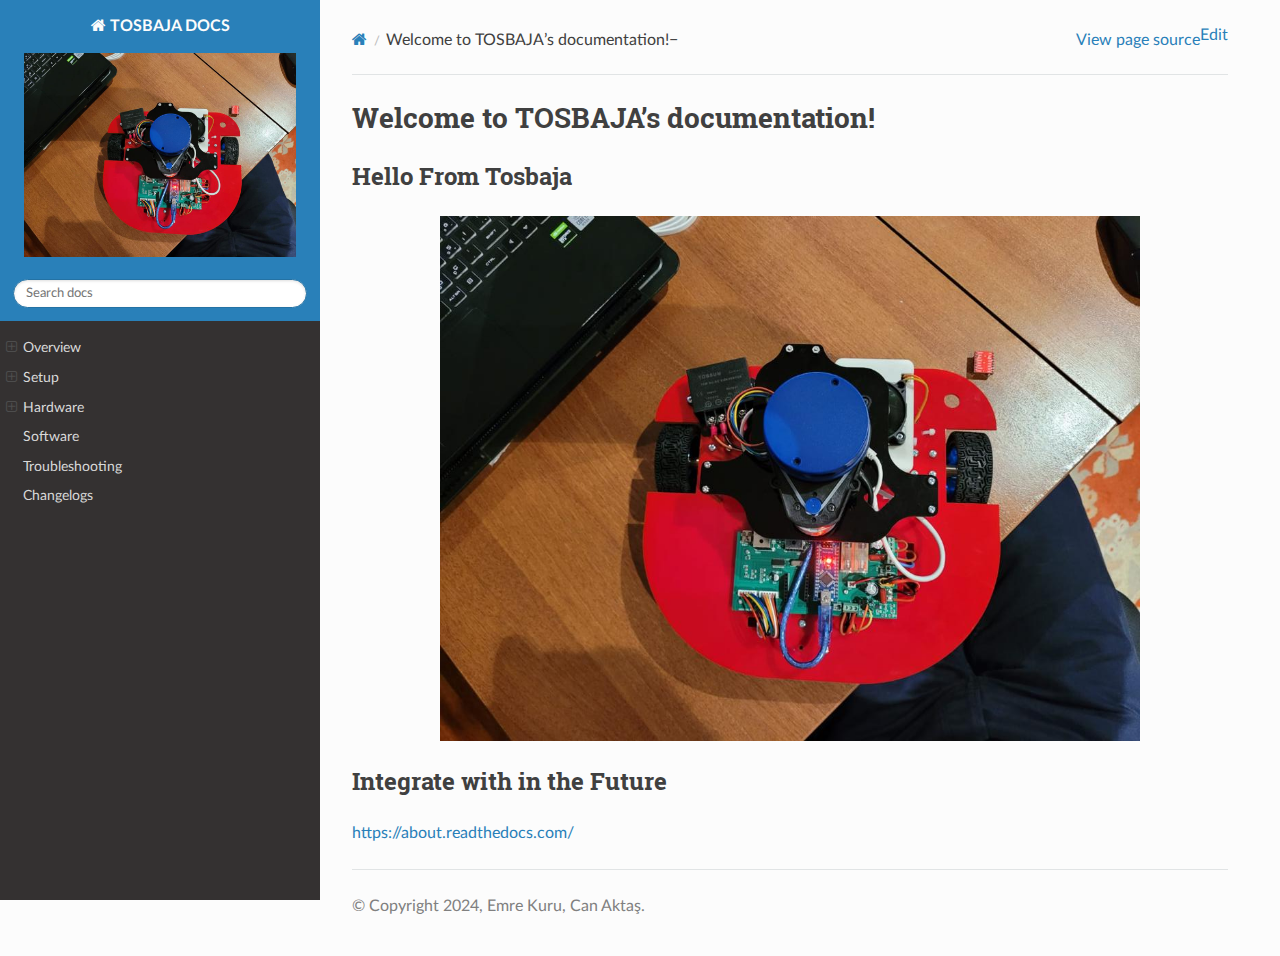
<file: docs/index.html>
<!DOCTYPE html>
<html class="writer-html4" lang="en">
<head>
  <meta charset="utf-8" />
  <meta name="viewport" content="width=device-width, initial-scale=1.0" />
  <title>Welcome to TOSBAJA’s documentation! &mdash; TOSBAJA DOCS 1 documentation</title><link rel="stylesheet" href="_static/css/theme.css" type="text/css" />
    <link rel="stylesheet" href="_static/pygments.css" type="text/css" />

  
  <!--[if lt IE 9]>
    <script src="_static/js/html5shiv.min.js"></script>
  <![endif]-->
  <script id="documentation_options" data-url_root="./" src="_static/documentation_options.js"></script>
        <script type="text/javascript" src="_static/jquery.js"></script>
        <script type="text/javascript" src="_static/underscore.js"></script>
        <script type="text/javascript" src="_static/doctools.js"></script>
        <script type="text/javascript" src="_static/language_data.js"></script>
    <script src="_static/js/theme.js"></script>
    <link rel="index" title="Index" href="genindex.html" />
    <link rel="search" title="Search" href="search.html" />
    <link rel="next" title="Overview" href="content/overview/index.html" />

<link rel="stylesheet" href="_static/tcs_theme.css" type="text/css" />


</head>

<body class="wy-body-for-nav"> 
  <div class="wy-grid-for-nav">
    <nav data-toggle="wy-nav-shift" class="wy-nav-side">
      <div class="wy-side-scroll">
        <div class="wy-side-nav-search" >

          
          
          <a href="#" class="icon icon-home">
            TOSBAJA DOCS
              <img src="_static/real.jpeg" class="logo" alt="Logo"/>
          </a>
<div role="search">
  <form id="rtd-search-form" class="wy-form" action="search.html" method="get">
    <input type="text" name="q" placeholder="Search docs" aria-label="Search docs" />
    <input type="hidden" name="check_keywords" value="yes" />
    <input type="hidden" name="area" value="default" />
  </form>
</div>
        </div><div class="wy-menu wy-menu-vertical" data-spy="affix" role="navigation" aria-label="Navigation menu">
              <ul>
<li class="toctree-l1"><a class="reference internal" href="content/overview/index.html">Overview</a><ul>
<li class="toctree-l2"><a class="reference internal" href="content/overview/index.html#motivation">Motivation</a></li>
<li class="toctree-l2"><a class="reference internal" href="content/overview/index.html#features">Features</a></li>
</ul>
</li>
<li class="toctree-l1"><a class="reference internal" href="content/setup/index.html">Setup</a><ul>
<li class="toctree-l2"><a class="reference internal" href="content/setup/index.html#first-time-installation">First Time Installation</a><ul>
<li class="toctree-l3"><a class="reference internal" href="content/setup/index.html#setting-up-the-travel-router">Setting up the Travel Router</a></li>
</ul>
</li>
</ul>
</li>
<li class="toctree-l1"><a class="reference internal" href="content/hardware/index.html">Hardware</a><ul>
<li class="toctree-l2"><a class="reference internal" href="content/hardware/electrical/index.html">Electrical</a></li>
<li class="toctree-l2"><a class="reference internal" href="content/hardware/mechanical/index.html">Mechanical</a></li>
</ul>
</li>
<li class="toctree-l1"><a class="reference internal" href="content/software/index.html">Software</a></li>
<li class="toctree-l1"><a class="reference internal" href="content/troubleshooting/index.html">Troubleshooting</a></li>
<li class="toctree-l1"><a class="reference internal" href="content/changelogs/index.html">Changelogs</a></li>
</ul>

        </div>
      </div>
    </nav>

    <section data-toggle="wy-nav-shift" class="wy-nav-content-wrap"><nav class="wy-nav-top" aria-label="Mobile navigation menu" >
          <i data-toggle="wy-nav-top" class="fa fa-bars"></i>
          <a href="#">TOSBAJA DOCS</a>
      </nav>

      <div class="wy-nav-content">

<span style="float: right;" >
    <a class="github-button" href="https://github.com/tosbaja/documentation" data-color-scheme="no-preference: light; light: light; dark: dark;" data-size="large" aria-label="Edit tosbaja/documentation on GitHub" ">Edit</a>
</span>


        <div class="rst-content">
          <div role="navigation" aria-label="Page navigation">
  <ul class="wy-breadcrumbs">
      <li><a href="#" class="icon icon-home" aria-label="Home"></a></li>
      <li class="breadcrumb-item active">Welcome to TOSBAJA’s documentation!</li>
      <li class="wy-breadcrumbs-aside">
            <a href="_sources/index.rst.txt" rel="nofollow"> View page source</a>
      </li>
  </ul>
  <hr/>
</div>
          <div role="main" class="document" itemscope="itemscope" itemtype="http://schema.org/Article">
           <div itemprop="articleBody">
             
  <div class="section" id="welcome-to-tosbaja-s-documentation">
<h1>Welcome to TOSBAJA’s documentation!<a class="headerlink" href="#welcome-to-tosbaja-s-documentation" title="Permalink to this headline">¶</a></h1>
<div class="section" id="hello-from-tosbaja">
<h2>Hello From Tosbaja<a class="headerlink" href="#hello-from-tosbaja" title="Permalink to this headline">¶</a></h2>
<a class="reference internal image-reference" href="_images/real.jpeg"><img alt="Real Image" class="align-center" src="_images/real.jpeg" style="width: 700px;" /></a>
</div>
<div class="section" id="integrate-with-in-the-future">
<h2>Integrate with in the Future<a class="headerlink" href="#integrate-with-in-the-future" title="Permalink to this headline">¶</a></h2>
<p><a class="reference external" href="https://about.readthedocs.com/">https://about.readthedocs.com/</a></p>
<div class="toctree-wrapper compound">
</div>
</div>
</div>


           </div>
          </div>
          <footer>

  <hr/>

  <div role="contentinfo">
    <p>&#169; Copyright 2024, Emre Kuru, Can Aktaş.</p>
  </div>

   

</footer>
        </div>


      </div>
    </section>
  </div>
  <script>
      jQuery(function () {
          SphinxRtdTheme.Navigation.enable(true);
      });
  </script>
    <!-- Theme Analytics -->
    <script async src="https://www.googletagmanager.com/gtag/js?id=G-EVD5Z6G6NH"></script>
    <script>
      window.dataLayer = window.dataLayer || [];
      function gtag(){dataLayer.push(arguments);}
      gtag('js', new Date());

      gtag('config', 'G-EVD5Z6G6NH', {
          'anonymize_ip': false,
      });
    </script>

<script type="text/javascript" src="_static/tcs_theme.js"></script>
<script async defer src="https://buttons.github.io/buttons.js"></script>



</body>
</html>
</file>
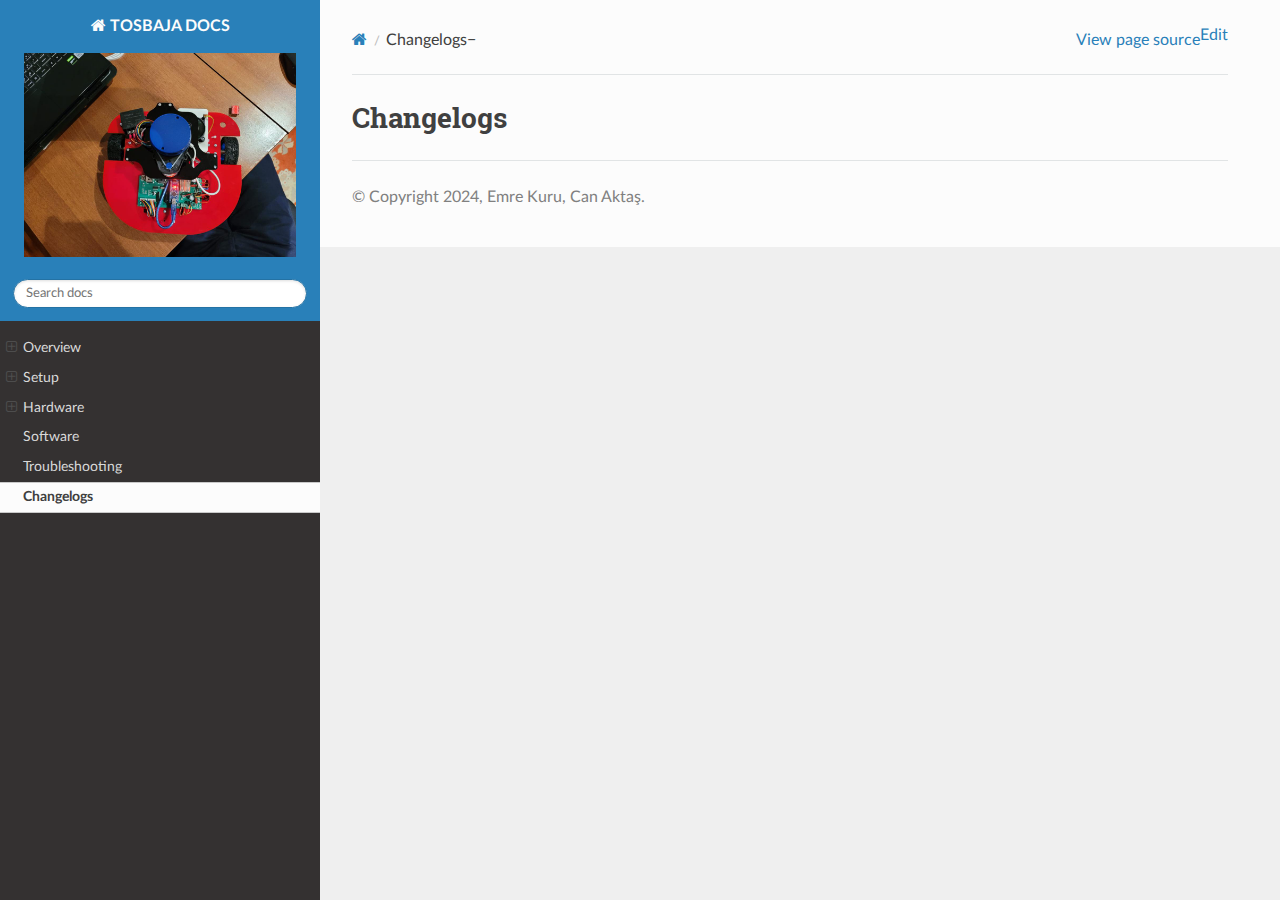
<file: content/changelogs/index.html>
<!DOCTYPE html>
<html class="writer-html4" lang="en">
<head>
  <meta charset="utf-8" />
  <meta name="viewport" content="width=device-width, initial-scale=1.0" />
  <title>Changelogs &mdash; TOSBAJA DOCS 1 documentation</title><link rel="stylesheet" href="../../_static/css/theme.css" type="text/css" />
    <link rel="stylesheet" href="../../_static/pygments.css" type="text/css" />

  
  <!--[if lt IE 9]>
    <script src="../../_static/js/html5shiv.min.js"></script>
  <![endif]-->
  <script id="documentation_options" data-url_root="../../" src="../../_static/documentation_options.js"></script>
        <script type="text/javascript" src="../../_static/jquery.js"></script>
        <script type="text/javascript" src="../../_static/underscore.js"></script>
        <script type="text/javascript" src="../../_static/doctools.js"></script>
        <script type="text/javascript" src="../../_static/language_data.js"></script>
    <script src="../../_static/js/theme.js"></script>
    <link rel="index" title="Index" href="../../genindex.html" />
    <link rel="search" title="Search" href="../../search.html" />
    <link rel="prev" title="Troubleshooting" href="../troubleshooting/index.html" />

<link rel="stylesheet" href="../../_static/tcs_theme.css" type="text/css" />


</head>

<body class="wy-body-for-nav"> 
  <div class="wy-grid-for-nav">
    <nav data-toggle="wy-nav-shift" class="wy-nav-side">
      <div class="wy-side-scroll">
        <div class="wy-side-nav-search" >

          
          
          <a href="../../index.html" class="icon icon-home">
            TOSBAJA DOCS
              <img src="../../_static/real.jpeg" class="logo" alt="Logo"/>
          </a>
<div role="search">
  <form id="rtd-search-form" class="wy-form" action="../../search.html" method="get">
    <input type="text" name="q" placeholder="Search docs" aria-label="Search docs" />
    <input type="hidden" name="check_keywords" value="yes" />
    <input type="hidden" name="area" value="default" />
  </form>
</div>
        </div><div class="wy-menu wy-menu-vertical" data-spy="affix" role="navigation" aria-label="Navigation menu">
              <ul class="current">
<li class="toctree-l1"><a class="reference internal" href="../overview/index.html">Overview</a><ul>
<li class="toctree-l2"><a class="reference internal" href="../overview/index.html#motivation">Motivation</a></li>
<li class="toctree-l2"><a class="reference internal" href="../overview/index.html#features">Features</a></li>
</ul>
</li>
<li class="toctree-l1"><a class="reference internal" href="../setup/index.html">Setup</a><ul>
<li class="toctree-l2"><a class="reference internal" href="../setup/index.html#first-time-installation">First Time Installation</a><ul>
<li class="toctree-l3"><a class="reference internal" href="../setup/index.html#setting-up-the-travel-router">Setting up the Travel Router</a></li>
</ul>
</li>
</ul>
</li>
<li class="toctree-l1"><a class="reference internal" href="../hardware/index.html">Hardware</a><ul>
<li class="toctree-l2"><a class="reference internal" href="../hardware/electrical/index.html">Electrical</a></li>
<li class="toctree-l2"><a class="reference internal" href="../hardware/mechanical/index.html">Mechanical</a></li>
</ul>
</li>
<li class="toctree-l1"><a class="reference internal" href="../software/index.html">Software</a></li>
<li class="toctree-l1"><a class="reference internal" href="../troubleshooting/index.html">Troubleshooting</a></li>
<li class="toctree-l1 current"><a class="current reference internal" href="#">Changelogs</a></li>
</ul>

        </div>
      </div>
    </nav>

    <section data-toggle="wy-nav-shift" class="wy-nav-content-wrap"><nav class="wy-nav-top" aria-label="Mobile navigation menu" >
          <i data-toggle="wy-nav-top" class="fa fa-bars"></i>
          <a href="../../index.html">TOSBAJA DOCS</a>
      </nav>

      <div class="wy-nav-content">

<span style="float: right;" >
    <a class="github-button" href="https://github.com/tosbaja/documentation" data-color-scheme="no-preference: light; light: light; dark: dark;" data-size="large" aria-label="Edit tosbaja/documentation on GitHub" ">Edit</a>
</span>


        <div class="rst-content">
          <div role="navigation" aria-label="Page navigation">
  <ul class="wy-breadcrumbs">
      <li><a href="../../index.html" class="icon icon-home" aria-label="Home"></a></li>
      <li class="breadcrumb-item active">Changelogs</li>
      <li class="wy-breadcrumbs-aside">
            <a href="../../_sources/content/changelogs/index.rst.txt" rel="nofollow"> View page source</a>
      </li>
  </ul>
  <hr/>
</div>
          <div role="main" class="document" itemscope="itemscope" itemtype="http://schema.org/Article">
           <div itemprop="articleBody">
             
  <div class="section" id="changelogs">
<span id="id1"></span><h1>Changelogs<a class="headerlink" href="#changelogs" title="Permalink to this headline">¶</a></h1>
</div>


           </div>
          </div>
          <footer>

  <hr/>

  <div role="contentinfo">
    <p>&#169; Copyright 2024, Emre Kuru, Can Aktaş.</p>
  </div>

   

</footer>
        </div>


      </div>
    </section>
  </div>
  <script>
      jQuery(function () {
          SphinxRtdTheme.Navigation.enable(true);
      });
  </script>
    <!-- Theme Analytics -->
    <script async src="https://www.googletagmanager.com/gtag/js?id=G-EVD5Z6G6NH"></script>
    <script>
      window.dataLayer = window.dataLayer || [];
      function gtag(){dataLayer.push(arguments);}
      gtag('js', new Date());

      gtag('config', 'G-EVD5Z6G6NH', {
          'anonymize_ip': false,
      });
    </script>

<script type="text/javascript" src="../../_static/tcs_theme.js"></script>
<script async defer src="https://buttons.github.io/buttons.js"></script>



</body>
</html>
</file>
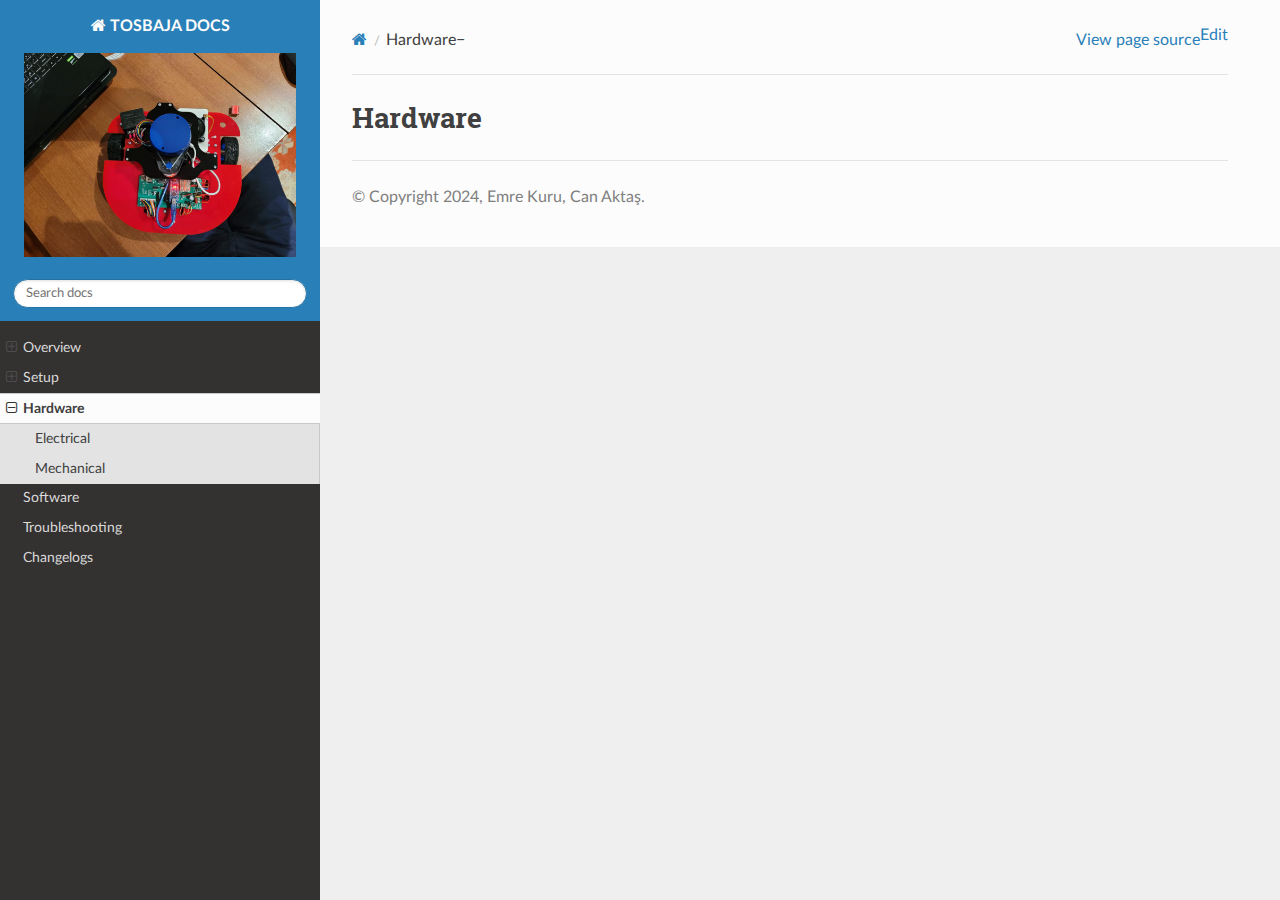
<file: content/hardware/index.html>
<!DOCTYPE html>
<html class="writer-html4" lang="en">
<head>
  <meta charset="utf-8" />
  <meta name="viewport" content="width=device-width, initial-scale=1.0" />
  <title>Hardware &mdash; TOSBAJA DOCS 1 documentation</title><link rel="stylesheet" href="../../_static/css/theme.css" type="text/css" />
    <link rel="stylesheet" href="../../_static/pygments.css" type="text/css" />

  
  <!--[if lt IE 9]>
    <script src="../../_static/js/html5shiv.min.js"></script>
  <![endif]-->
  <script id="documentation_options" data-url_root="../../" src="../../_static/documentation_options.js"></script>
        <script type="text/javascript" src="../../_static/jquery.js"></script>
        <script type="text/javascript" src="../../_static/underscore.js"></script>
        <script type="text/javascript" src="../../_static/doctools.js"></script>
        <script type="text/javascript" src="../../_static/language_data.js"></script>
    <script src="../../_static/js/theme.js"></script>
    <link rel="index" title="Index" href="../../genindex.html" />
    <link rel="search" title="Search" href="../../search.html" />
    <link rel="next" title="Electrical" href="electrical/index.html" />
    <link rel="prev" title="Setup" href="../setup/index.html" />

<link rel="stylesheet" href="../../_static/tcs_theme.css" type="text/css" />


</head>

<body class="wy-body-for-nav"> 
  <div class="wy-grid-for-nav">
    <nav data-toggle="wy-nav-shift" class="wy-nav-side">
      <div class="wy-side-scroll">
        <div class="wy-side-nav-search" >

          
          
          <a href="../../index.html" class="icon icon-home">
            TOSBAJA DOCS
              <img src="../../_static/real.jpeg" class="logo" alt="Logo"/>
          </a>
<div role="search">
  <form id="rtd-search-form" class="wy-form" action="../../search.html" method="get">
    <input type="text" name="q" placeholder="Search docs" aria-label="Search docs" />
    <input type="hidden" name="check_keywords" value="yes" />
    <input type="hidden" name="area" value="default" />
  </form>
</div>
        </div><div class="wy-menu wy-menu-vertical" data-spy="affix" role="navigation" aria-label="Navigation menu">
              <ul class="current">
<li class="toctree-l1"><a class="reference internal" href="../overview/index.html">Overview</a><ul>
<li class="toctree-l2"><a class="reference internal" href="../overview/index.html#motivation">Motivation</a></li>
<li class="toctree-l2"><a class="reference internal" href="../overview/index.html#features">Features</a></li>
</ul>
</li>
<li class="toctree-l1"><a class="reference internal" href="../setup/index.html">Setup</a><ul>
<li class="toctree-l2"><a class="reference internal" href="../setup/index.html#first-time-installation">First Time Installation</a><ul>
<li class="toctree-l3"><a class="reference internal" href="../setup/index.html#setting-up-the-travel-router">Setting up the Travel Router</a></li>
</ul>
</li>
</ul>
</li>
<li class="toctree-l1 current"><a class="current reference internal" href="#">Hardware</a><ul>
<li class="toctree-l2"><a class="reference internal" href="electrical/index.html">Electrical</a></li>
<li class="toctree-l2"><a class="reference internal" href="mechanical/index.html">Mechanical</a></li>
</ul>
</li>
<li class="toctree-l1"><a class="reference internal" href="../software/index.html">Software</a></li>
<li class="toctree-l1"><a class="reference internal" href="../troubleshooting/index.html">Troubleshooting</a></li>
<li class="toctree-l1"><a class="reference internal" href="../changelogs/index.html">Changelogs</a></li>
</ul>

        </div>
      </div>
    </nav>

    <section data-toggle="wy-nav-shift" class="wy-nav-content-wrap"><nav class="wy-nav-top" aria-label="Mobile navigation menu" >
          <i data-toggle="wy-nav-top" class="fa fa-bars"></i>
          <a href="../../index.html">TOSBAJA DOCS</a>
      </nav>

      <div class="wy-nav-content">

<span style="float: right;" >
    <a class="github-button" href="https://github.com/tosbaja/documentation" data-color-scheme="no-preference: light; light: light; dark: dark;" data-size="large" aria-label="Edit tosbaja/documentation on GitHub" ">Edit</a>
</span>


        <div class="rst-content">
          <div role="navigation" aria-label="Page navigation">
  <ul class="wy-breadcrumbs">
      <li><a href="../../index.html" class="icon icon-home" aria-label="Home"></a></li>
      <li class="breadcrumb-item active">Hardware</li>
      <li class="wy-breadcrumbs-aside">
            <a href="../../_sources/content/hardware/index.rst.txt" rel="nofollow"> View page source</a>
      </li>
  </ul>
  <hr/>
</div>
          <div role="main" class="document" itemscope="itemscope" itemtype="http://schema.org/Article">
           <div itemprop="articleBody">
             
  <div class="section" id="hardware">
<span id="id1"></span><h1>Hardware<a class="headerlink" href="#hardware" title="Permalink to this headline">¶</a></h1>
<div class="toctree-wrapper compound">
</div>
</div>


           </div>
          </div>
          <footer>

  <hr/>

  <div role="contentinfo">
    <p>&#169; Copyright 2024, Emre Kuru, Can Aktaş.</p>
  </div>

   

</footer>
        </div>


      </div>
    </section>
  </div>
  <script>
      jQuery(function () {
          SphinxRtdTheme.Navigation.enable(true);
      });
  </script>
    <!-- Theme Analytics -->
    <script async src="https://www.googletagmanager.com/gtag/js?id=G-EVD5Z6G6NH"></script>
    <script>
      window.dataLayer = window.dataLayer || [];
      function gtag(){dataLayer.push(arguments);}
      gtag('js', new Date());

      gtag('config', 'G-EVD5Z6G6NH', {
          'anonymize_ip': false,
      });
    </script>

<script type="text/javascript" src="../../_static/tcs_theme.js"></script>
<script async defer src="https://buttons.github.io/buttons.js"></script>



</body>
</html>
</file>
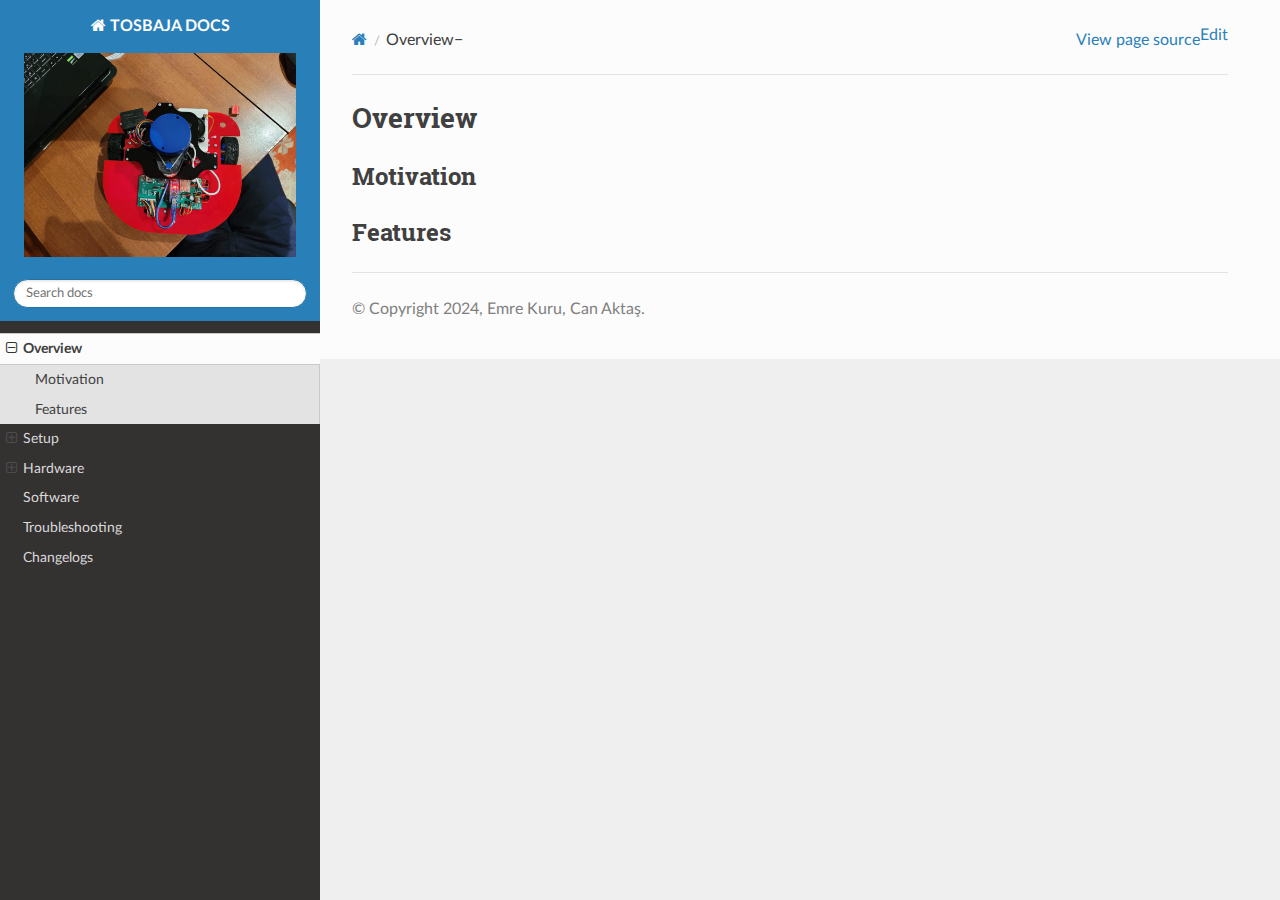
<file: content/overview/index.html>
<!DOCTYPE html>
<html class="writer-html4" lang="en">
<head>
  <meta charset="utf-8" />
  <meta name="viewport" content="width=device-width, initial-scale=1.0" />
  <title>Overview &mdash; TOSBAJA DOCS 1 documentation</title><link rel="stylesheet" href="../../_static/css/theme.css" type="text/css" />
    <link rel="stylesheet" href="../../_static/pygments.css" type="text/css" />

  
  <!--[if lt IE 9]>
    <script src="../../_static/js/html5shiv.min.js"></script>
  <![endif]-->
  <script id="documentation_options" data-url_root="../../" src="../../_static/documentation_options.js"></script>
        <script type="text/javascript" src="../../_static/jquery.js"></script>
        <script type="text/javascript" src="../../_static/underscore.js"></script>
        <script type="text/javascript" src="../../_static/doctools.js"></script>
        <script type="text/javascript" src="../../_static/language_data.js"></script>
    <script src="../../_static/js/theme.js"></script>
    <link rel="index" title="Index" href="../../genindex.html" />
    <link rel="search" title="Search" href="../../search.html" />
    <link rel="next" title="Setup" href="../setup/index.html" />
    <link rel="prev" title="Welcome to TOSBAJA’s documentation!" href="../../index.html" />

<link rel="stylesheet" href="../../_static/tcs_theme.css" type="text/css" />


</head>

<body class="wy-body-for-nav"> 
  <div class="wy-grid-for-nav">
    <nav data-toggle="wy-nav-shift" class="wy-nav-side">
      <div class="wy-side-scroll">
        <div class="wy-side-nav-search" >

          
          
          <a href="../../index.html" class="icon icon-home">
            TOSBAJA DOCS
              <img src="../../_static/real.jpeg" class="logo" alt="Logo"/>
          </a>
<div role="search">
  <form id="rtd-search-form" class="wy-form" action="../../search.html" method="get">
    <input type="text" name="q" placeholder="Search docs" aria-label="Search docs" />
    <input type="hidden" name="check_keywords" value="yes" />
    <input type="hidden" name="area" value="default" />
  </form>
</div>
        </div><div class="wy-menu wy-menu-vertical" data-spy="affix" role="navigation" aria-label="Navigation menu">
              <ul class="current">
<li class="toctree-l1 current"><a class="current reference internal" href="#">Overview</a><ul>
<li class="toctree-l2"><a class="reference internal" href="#motivation">Motivation</a></li>
<li class="toctree-l2"><a class="reference internal" href="#features">Features</a></li>
</ul>
</li>
<li class="toctree-l1"><a class="reference internal" href="../setup/index.html">Setup</a><ul>
<li class="toctree-l2"><a class="reference internal" href="../setup/index.html#first-time-installation">First Time Installation</a><ul>
<li class="toctree-l3"><a class="reference internal" href="../setup/index.html#setting-up-the-travel-router">Setting up the Travel Router</a></li>
</ul>
</li>
</ul>
</li>
<li class="toctree-l1"><a class="reference internal" href="../hardware/index.html">Hardware</a><ul>
<li class="toctree-l2"><a class="reference internal" href="../hardware/electrical/index.html">Electrical</a></li>
<li class="toctree-l2"><a class="reference internal" href="../hardware/mechanical/index.html">Mechanical</a></li>
</ul>
</li>
<li class="toctree-l1"><a class="reference internal" href="../software/index.html">Software</a></li>
<li class="toctree-l1"><a class="reference internal" href="../troubleshooting/index.html">Troubleshooting</a></li>
<li class="toctree-l1"><a class="reference internal" href="../changelogs/index.html">Changelogs</a></li>
</ul>

        </div>
      </div>
    </nav>

    <section data-toggle="wy-nav-shift" class="wy-nav-content-wrap"><nav class="wy-nav-top" aria-label="Mobile navigation menu" >
          <i data-toggle="wy-nav-top" class="fa fa-bars"></i>
          <a href="../../index.html">TOSBAJA DOCS</a>
      </nav>

      <div class="wy-nav-content">

<span style="float: right;" >
    <a class="github-button" href="https://github.com/tosbaja/documentation" data-color-scheme="no-preference: light; light: light; dark: dark;" data-size="large" aria-label="Edit tosbaja/documentation on GitHub" ">Edit</a>
</span>


        <div class="rst-content">
          <div role="navigation" aria-label="Page navigation">
  <ul class="wy-breadcrumbs">
      <li><a href="../../index.html" class="icon icon-home" aria-label="Home"></a></li>
      <li class="breadcrumb-item active">Overview</li>
      <li class="wy-breadcrumbs-aside">
            <a href="../../_sources/content/overview/index.rst.txt" rel="nofollow"> View page source</a>
      </li>
  </ul>
  <hr/>
</div>
          <div role="main" class="document" itemscope="itemscope" itemtype="http://schema.org/Article">
           <div itemprop="articleBody">
             
  <div class="section" id="overview">
<span id="id1"></span><h1>Overview<a class="headerlink" href="#overview" title="Permalink to this headline">¶</a></h1>
<div class="section" id="motivation">
<h2>Motivation<a class="headerlink" href="#motivation" title="Permalink to this headline">¶</a></h2>
</div>
<div class="section" id="features">
<h2>Features<a class="headerlink" href="#features" title="Permalink to this headline">¶</a></h2>
</div>
</div>


           </div>
          </div>
          <footer>

  <hr/>

  <div role="contentinfo">
    <p>&#169; Copyright 2024, Emre Kuru, Can Aktaş.</p>
  </div>

   

</footer>
        </div>


      </div>
    </section>
  </div>
  <script>
      jQuery(function () {
          SphinxRtdTheme.Navigation.enable(true);
      });
  </script>
    <!-- Theme Analytics -->
    <script async src="https://www.googletagmanager.com/gtag/js?id=G-EVD5Z6G6NH"></script>
    <script>
      window.dataLayer = window.dataLayer || [];
      function gtag(){dataLayer.push(arguments);}
      gtag('js', new Date());

      gtag('config', 'G-EVD5Z6G6NH', {
          'anonymize_ip': false,
      });
    </script>

<script type="text/javascript" src="../../_static/tcs_theme.js"></script>
<script async defer src="https://buttons.github.io/buttons.js"></script>



</body>
</html>
</file>
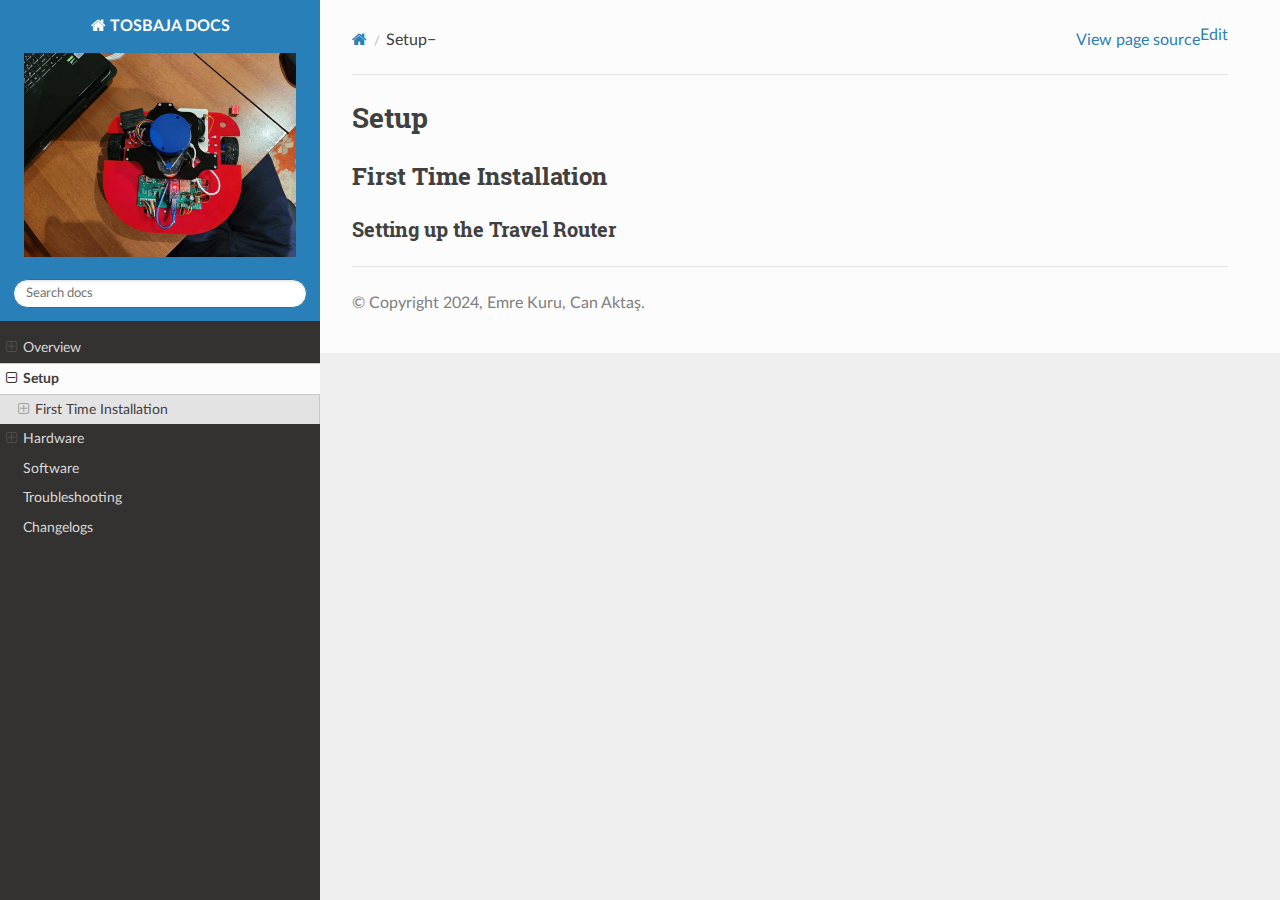
<file: content/setup/index.html>
<!DOCTYPE html>
<html class="writer-html4" lang="en">
<head>
  <meta charset="utf-8" />
  <meta name="viewport" content="width=device-width, initial-scale=1.0" />
  <title>Setup &mdash; TOSBAJA DOCS 1 documentation</title><link rel="stylesheet" href="../../_static/css/theme.css" type="text/css" />
    <link rel="stylesheet" href="../../_static/pygments.css" type="text/css" />

  
  <!--[if lt IE 9]>
    <script src="../../_static/js/html5shiv.min.js"></script>
  <![endif]-->
  <script id="documentation_options" data-url_root="../../" src="../../_static/documentation_options.js"></script>
        <script type="text/javascript" src="../../_static/jquery.js"></script>
        <script type="text/javascript" src="../../_static/underscore.js"></script>
        <script type="text/javascript" src="../../_static/doctools.js"></script>
        <script type="text/javascript" src="../../_static/language_data.js"></script>
    <script src="../../_static/js/theme.js"></script>
    <link rel="index" title="Index" href="../../genindex.html" />
    <link rel="search" title="Search" href="../../search.html" />
    <link rel="next" title="Hardware" href="../hardware/index.html" />
    <link rel="prev" title="Overview" href="../overview/index.html" />

<link rel="stylesheet" href="../../_static/tcs_theme.css" type="text/css" />


</head>

<body class="wy-body-for-nav"> 
  <div class="wy-grid-for-nav">
    <nav data-toggle="wy-nav-shift" class="wy-nav-side">
      <div class="wy-side-scroll">
        <div class="wy-side-nav-search" >

          
          
          <a href="../../index.html" class="icon icon-home">
            TOSBAJA DOCS
              <img src="../../_static/real.jpeg" class="logo" alt="Logo"/>
          </a>
<div role="search">
  <form id="rtd-search-form" class="wy-form" action="../../search.html" method="get">
    <input type="text" name="q" placeholder="Search docs" aria-label="Search docs" />
    <input type="hidden" name="check_keywords" value="yes" />
    <input type="hidden" name="area" value="default" />
  </form>
</div>
        </div><div class="wy-menu wy-menu-vertical" data-spy="affix" role="navigation" aria-label="Navigation menu">
              <ul class="current">
<li class="toctree-l1"><a class="reference internal" href="../overview/index.html">Overview</a><ul>
<li class="toctree-l2"><a class="reference internal" href="../overview/index.html#motivation">Motivation</a></li>
<li class="toctree-l2"><a class="reference internal" href="../overview/index.html#features">Features</a></li>
</ul>
</li>
<li class="toctree-l1 current"><a class="current reference internal" href="#">Setup</a><ul>
<li class="toctree-l2"><a class="reference internal" href="#first-time-installation">First Time Installation</a><ul>
<li class="toctree-l3"><a class="reference internal" href="#setting-up-the-travel-router">Setting up the Travel Router</a></li>
</ul>
</li>
</ul>
</li>
<li class="toctree-l1"><a class="reference internal" href="../hardware/index.html">Hardware</a><ul>
<li class="toctree-l2"><a class="reference internal" href="../hardware/electrical/index.html">Electrical</a></li>
<li class="toctree-l2"><a class="reference internal" href="../hardware/mechanical/index.html">Mechanical</a></li>
</ul>
</li>
<li class="toctree-l1"><a class="reference internal" href="../software/index.html">Software</a></li>
<li class="toctree-l1"><a class="reference internal" href="../troubleshooting/index.html">Troubleshooting</a></li>
<li class="toctree-l1"><a class="reference internal" href="../changelogs/index.html">Changelogs</a></li>
</ul>

        </div>
      </div>
    </nav>

    <section data-toggle="wy-nav-shift" class="wy-nav-content-wrap"><nav class="wy-nav-top" aria-label="Mobile navigation menu" >
          <i data-toggle="wy-nav-top" class="fa fa-bars"></i>
          <a href="../../index.html">TOSBAJA DOCS</a>
      </nav>

      <div class="wy-nav-content">

<span style="float: right;" >
    <a class="github-button" href="https://github.com/tosbaja/documentation" data-color-scheme="no-preference: light; light: light; dark: dark;" data-size="large" aria-label="Edit tosbaja/documentation on GitHub" ">Edit</a>
</span>


        <div class="rst-content">
          <div role="navigation" aria-label="Page navigation">
  <ul class="wy-breadcrumbs">
      <li><a href="../../index.html" class="icon icon-home" aria-label="Home"></a></li>
      <li class="breadcrumb-item active">Setup</li>
      <li class="wy-breadcrumbs-aside">
            <a href="../../_sources/content/setup/index.rst.txt" rel="nofollow"> View page source</a>
      </li>
  </ul>
  <hr/>
</div>
          <div role="main" class="document" itemscope="itemscope" itemtype="http://schema.org/Article">
           <div itemprop="articleBody">
             
  <div class="section" id="setup">
<span id="id1"></span><h1>Setup<a class="headerlink" href="#setup" title="Permalink to this headline">¶</a></h1>
<div class="section" id="first-time-installation">
<h2>First Time Installation<a class="headerlink" href="#first-time-installation" title="Permalink to this headline">¶</a></h2>
<div class="section" id="setting-up-the-travel-router">
<h3>Setting up the Travel Router<a class="headerlink" href="#setting-up-the-travel-router" title="Permalink to this headline">¶</a></h3>
</div>
</div>
</div>


           </div>
          </div>
          <footer>

  <hr/>

  <div role="contentinfo">
    <p>&#169; Copyright 2024, Emre Kuru, Can Aktaş.</p>
  </div>

   

</footer>
        </div>


      </div>
    </section>
  </div>
  <script>
      jQuery(function () {
          SphinxRtdTheme.Navigation.enable(true);
      });
  </script>
    <!-- Theme Analytics -->
    <script async src="https://www.googletagmanager.com/gtag/js?id=G-EVD5Z6G6NH"></script>
    <script>
      window.dataLayer = window.dataLayer || [];
      function gtag(){dataLayer.push(arguments);}
      gtag('js', new Date());

      gtag('config', 'G-EVD5Z6G6NH', {
          'anonymize_ip': false,
      });
    </script>

<script type="text/javascript" src="../../_static/tcs_theme.js"></script>
<script async defer src="https://buttons.github.io/buttons.js"></script>



</body>
</html>
</file>
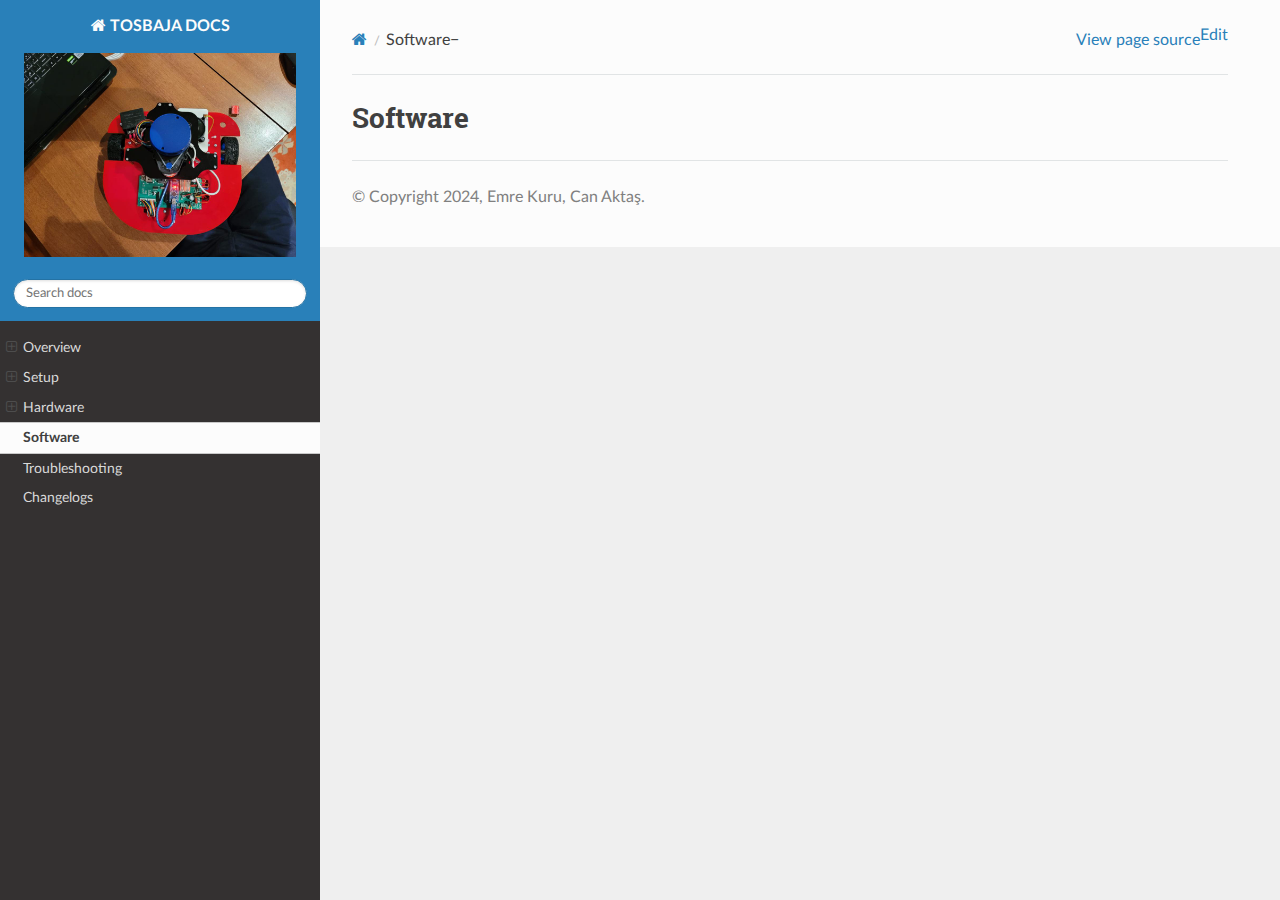
<file: content/software/index.html>
<!DOCTYPE html>
<html class="writer-html4" lang="en">
<head>
  <meta charset="utf-8" />
  <meta name="viewport" content="width=device-width, initial-scale=1.0" />
  <title>Software &mdash; TOSBAJA DOCS 1 documentation</title><link rel="stylesheet" href="../../_static/css/theme.css" type="text/css" />
    <link rel="stylesheet" href="../../_static/pygments.css" type="text/css" />

  
  <!--[if lt IE 9]>
    <script src="../../_static/js/html5shiv.min.js"></script>
  <![endif]-->
  <script id="documentation_options" data-url_root="../../" src="../../_static/documentation_options.js"></script>
        <script type="text/javascript" src="../../_static/jquery.js"></script>
        <script type="text/javascript" src="../../_static/underscore.js"></script>
        <script type="text/javascript" src="../../_static/doctools.js"></script>
        <script type="text/javascript" src="../../_static/language_data.js"></script>
    <script src="../../_static/js/theme.js"></script>
    <link rel="index" title="Index" href="../../genindex.html" />
    <link rel="search" title="Search" href="../../search.html" />
    <link rel="next" title="Troubleshooting" href="../troubleshooting/index.html" />
    <link rel="prev" title="Mechanical" href="../hardware/mechanical/index.html" />

<link rel="stylesheet" href="../../_static/tcs_theme.css" type="text/css" />


</head>

<body class="wy-body-for-nav"> 
  <div class="wy-grid-for-nav">
    <nav data-toggle="wy-nav-shift" class="wy-nav-side">
      <div class="wy-side-scroll">
        <div class="wy-side-nav-search" >

          
          
          <a href="../../index.html" class="icon icon-home">
            TOSBAJA DOCS
              <img src="../../_static/real.jpeg" class="logo" alt="Logo"/>
          </a>
<div role="search">
  <form id="rtd-search-form" class="wy-form" action="../../search.html" method="get">
    <input type="text" name="q" placeholder="Search docs" aria-label="Search docs" />
    <input type="hidden" name="check_keywords" value="yes" />
    <input type="hidden" name="area" value="default" />
  </form>
</div>
        </div><div class="wy-menu wy-menu-vertical" data-spy="affix" role="navigation" aria-label="Navigation menu">
              <ul class="current">
<li class="toctree-l1"><a class="reference internal" href="../overview/index.html">Overview</a><ul>
<li class="toctree-l2"><a class="reference internal" href="../overview/index.html#motivation">Motivation</a></li>
<li class="toctree-l2"><a class="reference internal" href="../overview/index.html#features">Features</a></li>
</ul>
</li>
<li class="toctree-l1"><a class="reference internal" href="../setup/index.html">Setup</a><ul>
<li class="toctree-l2"><a class="reference internal" href="../setup/index.html#first-time-installation">First Time Installation</a><ul>
<li class="toctree-l3"><a class="reference internal" href="../setup/index.html#setting-up-the-travel-router">Setting up the Travel Router</a></li>
</ul>
</li>
</ul>
</li>
<li class="toctree-l1"><a class="reference internal" href="../hardware/index.html">Hardware</a><ul>
<li class="toctree-l2"><a class="reference internal" href="../hardware/electrical/index.html">Electrical</a></li>
<li class="toctree-l2"><a class="reference internal" href="../hardware/mechanical/index.html">Mechanical</a></li>
</ul>
</li>
<li class="toctree-l1 current"><a class="current reference internal" href="#">Software</a></li>
<li class="toctree-l1"><a class="reference internal" href="../troubleshooting/index.html">Troubleshooting</a></li>
<li class="toctree-l1"><a class="reference internal" href="../changelogs/index.html">Changelogs</a></li>
</ul>

        </div>
      </div>
    </nav>

    <section data-toggle="wy-nav-shift" class="wy-nav-content-wrap"><nav class="wy-nav-top" aria-label="Mobile navigation menu" >
          <i data-toggle="wy-nav-top" class="fa fa-bars"></i>
          <a href="../../index.html">TOSBAJA DOCS</a>
      </nav>

      <div class="wy-nav-content">

<span style="float: right;" >
    <a class="github-button" href="https://github.com/tosbaja/documentation" data-color-scheme="no-preference: light; light: light; dark: dark;" data-size="large" aria-label="Edit tosbaja/documentation on GitHub" ">Edit</a>
</span>


        <div class="rst-content">
          <div role="navigation" aria-label="Page navigation">
  <ul class="wy-breadcrumbs">
      <li><a href="../../index.html" class="icon icon-home" aria-label="Home"></a></li>
      <li class="breadcrumb-item active">Software</li>
      <li class="wy-breadcrumbs-aside">
            <a href="../../_sources/content/software/index.rst.txt" rel="nofollow"> View page source</a>
      </li>
  </ul>
  <hr/>
</div>
          <div role="main" class="document" itemscope="itemscope" itemtype="http://schema.org/Article">
           <div itemprop="articleBody">
             
  <div class="section" id="software">
<span id="id1"></span><h1>Software<a class="headerlink" href="#software" title="Permalink to this headline">¶</a></h1>
</div>


           </div>
          </div>
          <footer>

  <hr/>

  <div role="contentinfo">
    <p>&#169; Copyright 2024, Emre Kuru, Can Aktaş.</p>
  </div>

   

</footer>
        </div>


      </div>
    </section>
  </div>
  <script>
      jQuery(function () {
          SphinxRtdTheme.Navigation.enable(true);
      });
  </script>
    <!-- Theme Analytics -->
    <script async src="https://www.googletagmanager.com/gtag/js?id=G-EVD5Z6G6NH"></script>
    <script>
      window.dataLayer = window.dataLayer || [];
      function gtag(){dataLayer.push(arguments);}
      gtag('js', new Date());

      gtag('config', 'G-EVD5Z6G6NH', {
          'anonymize_ip': false,
      });
    </script>

<script type="text/javascript" src="../../_static/tcs_theme.js"></script>
<script async defer src="https://buttons.github.io/buttons.js"></script>



</body>
</html>
</file>
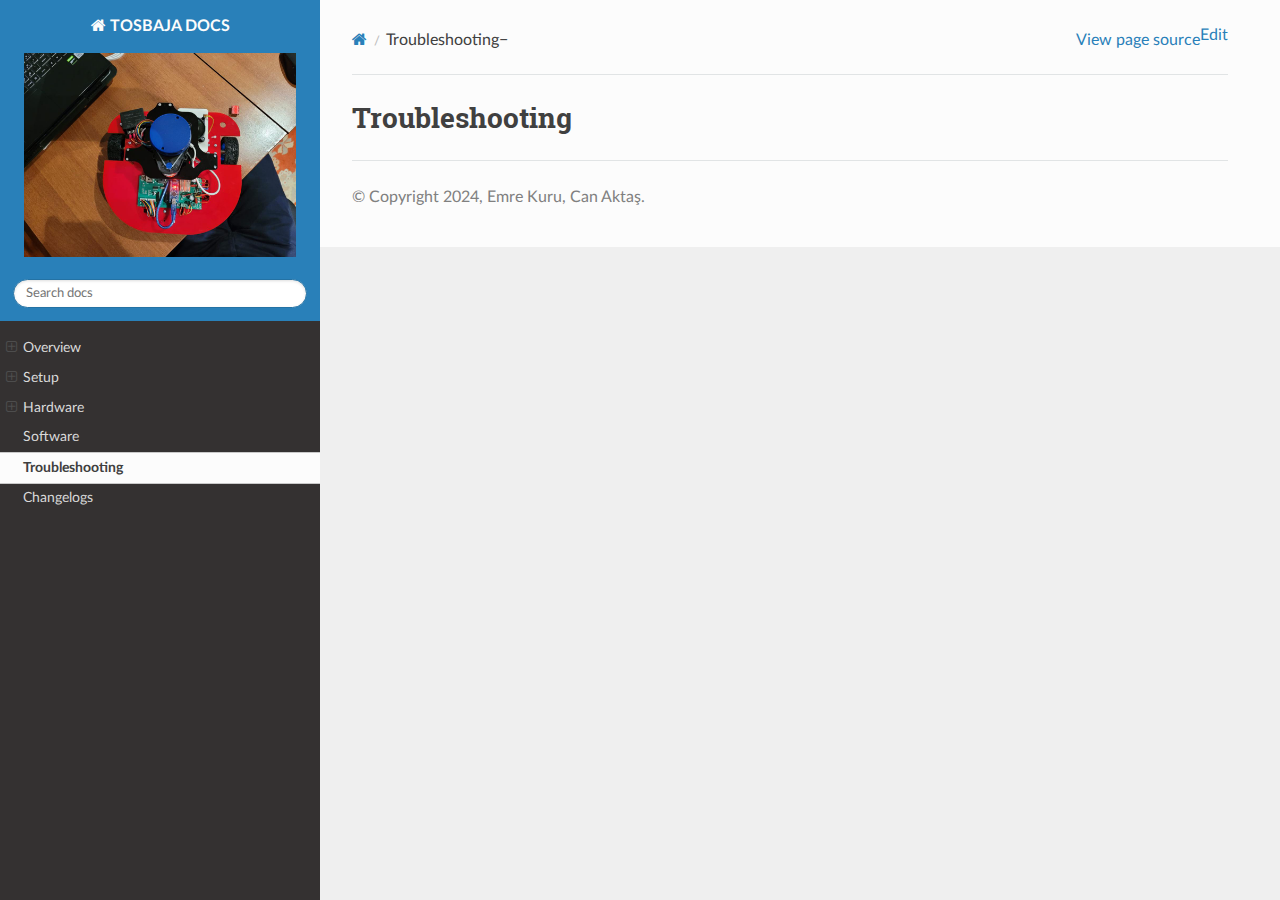
<file: content/troubleshooting/index.html>
<!DOCTYPE html>
<html class="writer-html4" lang="en">
<head>
  <meta charset="utf-8" />
  <meta name="viewport" content="width=device-width, initial-scale=1.0" />
  <title>Troubleshooting &mdash; TOSBAJA DOCS 1 documentation</title><link rel="stylesheet" href="../../_static/css/theme.css" type="text/css" />
    <link rel="stylesheet" href="../../_static/pygments.css" type="text/css" />

  
  <!--[if lt IE 9]>
    <script src="../../_static/js/html5shiv.min.js"></script>
  <![endif]-->
  <script id="documentation_options" data-url_root="../../" src="../../_static/documentation_options.js"></script>
        <script type="text/javascript" src="../../_static/jquery.js"></script>
        <script type="text/javascript" src="../../_static/underscore.js"></script>
        <script type="text/javascript" src="../../_static/doctools.js"></script>
        <script type="text/javascript" src="../../_static/language_data.js"></script>
    <script src="../../_static/js/theme.js"></script>
    <link rel="index" title="Index" href="../../genindex.html" />
    <link rel="search" title="Search" href="../../search.html" />
    <link rel="next" title="Changelogs" href="../changelogs/index.html" />
    <link rel="prev" title="Software" href="../software/index.html" />

<link rel="stylesheet" href="../../_static/tcs_theme.css" type="text/css" />


</head>

<body class="wy-body-for-nav"> 
  <div class="wy-grid-for-nav">
    <nav data-toggle="wy-nav-shift" class="wy-nav-side">
      <div class="wy-side-scroll">
        <div class="wy-side-nav-search" >

          
          
          <a href="../../index.html" class="icon icon-home">
            TOSBAJA DOCS
              <img src="../../_static/real.jpeg" class="logo" alt="Logo"/>
          </a>
<div role="search">
  <form id="rtd-search-form" class="wy-form" action="../../search.html" method="get">
    <input type="text" name="q" placeholder="Search docs" aria-label="Search docs" />
    <input type="hidden" name="check_keywords" value="yes" />
    <input type="hidden" name="area" value="default" />
  </form>
</div>
        </div><div class="wy-menu wy-menu-vertical" data-spy="affix" role="navigation" aria-label="Navigation menu">
              <ul class="current">
<li class="toctree-l1"><a class="reference internal" href="../overview/index.html">Overview</a><ul>
<li class="toctree-l2"><a class="reference internal" href="../overview/index.html#motivation">Motivation</a></li>
<li class="toctree-l2"><a class="reference internal" href="../overview/index.html#features">Features</a></li>
</ul>
</li>
<li class="toctree-l1"><a class="reference internal" href="../setup/index.html">Setup</a><ul>
<li class="toctree-l2"><a class="reference internal" href="../setup/index.html#first-time-installation">First Time Installation</a><ul>
<li class="toctree-l3"><a class="reference internal" href="../setup/index.html#setting-up-the-travel-router">Setting up the Travel Router</a></li>
</ul>
</li>
</ul>
</li>
<li class="toctree-l1"><a class="reference internal" href="../hardware/index.html">Hardware</a><ul>
<li class="toctree-l2"><a class="reference internal" href="../hardware/electrical/index.html">Electrical</a></li>
<li class="toctree-l2"><a class="reference internal" href="../hardware/mechanical/index.html">Mechanical</a></li>
</ul>
</li>
<li class="toctree-l1"><a class="reference internal" href="../software/index.html">Software</a></li>
<li class="toctree-l1 current"><a class="current reference internal" href="#">Troubleshooting</a></li>
<li class="toctree-l1"><a class="reference internal" href="../changelogs/index.html">Changelogs</a></li>
</ul>

        </div>
      </div>
    </nav>

    <section data-toggle="wy-nav-shift" class="wy-nav-content-wrap"><nav class="wy-nav-top" aria-label="Mobile navigation menu" >
          <i data-toggle="wy-nav-top" class="fa fa-bars"></i>
          <a href="../../index.html">TOSBAJA DOCS</a>
      </nav>

      <div class="wy-nav-content">

<span style="float: right;" >
    <a class="github-button" href="https://github.com/tosbaja/documentation" data-color-scheme="no-preference: light; light: light; dark: dark;" data-size="large" aria-label="Edit tosbaja/documentation on GitHub" ">Edit</a>
</span>


        <div class="rst-content">
          <div role="navigation" aria-label="Page navigation">
  <ul class="wy-breadcrumbs">
      <li><a href="../../index.html" class="icon icon-home" aria-label="Home"></a></li>
      <li class="breadcrumb-item active">Troubleshooting</li>
      <li class="wy-breadcrumbs-aside">
            <a href="../../_sources/content/troubleshooting/index.rst.txt" rel="nofollow"> View page source</a>
      </li>
  </ul>
  <hr/>
</div>
          <div role="main" class="document" itemscope="itemscope" itemtype="http://schema.org/Article">
           <div itemprop="articleBody">
             
  <div class="section" id="troubleshooting">
<span id="id1"></span><h1>Troubleshooting<a class="headerlink" href="#troubleshooting" title="Permalink to this headline">¶</a></h1>
</div>


           </div>
          </div>
          <footer>

  <hr/>

  <div role="contentinfo">
    <p>&#169; Copyright 2024, Emre Kuru, Can Aktaş.</p>
  </div>

   

</footer>
        </div>


      </div>
    </section>
  </div>
  <script>
      jQuery(function () {
          SphinxRtdTheme.Navigation.enable(true);
      });
  </script>
    <!-- Theme Analytics -->
    <script async src="https://www.googletagmanager.com/gtag/js?id=G-EVD5Z6G6NH"></script>
    <script>
      window.dataLayer = window.dataLayer || [];
      function gtag(){dataLayer.push(arguments);}
      gtag('js', new Date());

      gtag('config', 'G-EVD5Z6G6NH', {
          'anonymize_ip': false,
      });
    </script>

<script type="text/javascript" src="../../_static/tcs_theme.js"></script>
<script async defer src="https://buttons.github.io/buttons.js"></script>



</body>
</html>
</file>
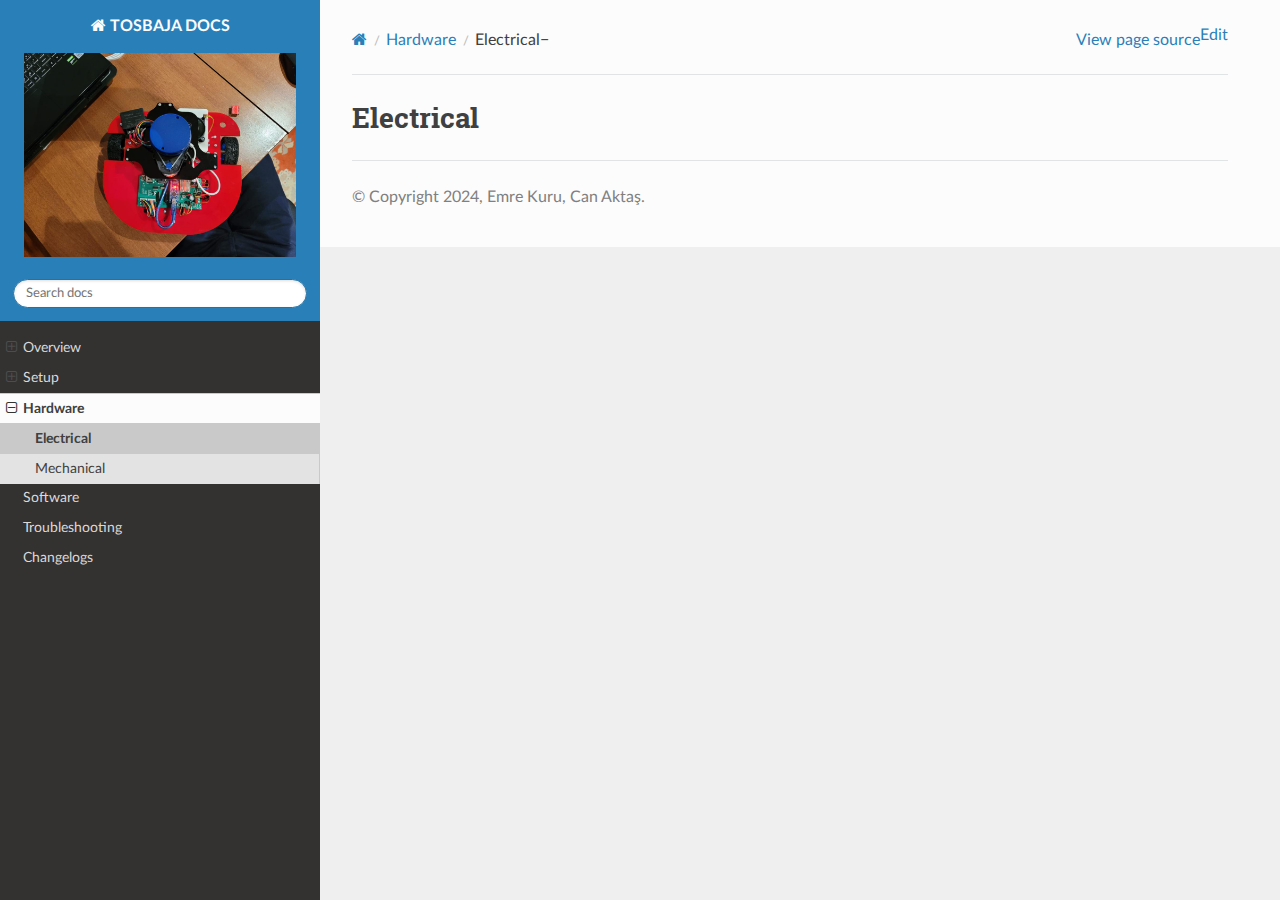
<file: content/hardware/electrical/index.html>
<!DOCTYPE html>
<html class="writer-html4" lang="en">
<head>
  <meta charset="utf-8" />
  <meta name="viewport" content="width=device-width, initial-scale=1.0" />
  <title>Electrical &mdash; TOSBAJA DOCS 1 documentation</title><link rel="stylesheet" href="../../../_static/css/theme.css" type="text/css" />
    <link rel="stylesheet" href="../../../_static/pygments.css" type="text/css" />

  
  <!--[if lt IE 9]>
    <script src="../../../_static/js/html5shiv.min.js"></script>
  <![endif]-->
  <script id="documentation_options" data-url_root="../../../" src="../../../_static/documentation_options.js"></script>
        <script type="text/javascript" src="../../../_static/jquery.js"></script>
        <script type="text/javascript" src="../../../_static/underscore.js"></script>
        <script type="text/javascript" src="../../../_static/doctools.js"></script>
        <script type="text/javascript" src="../../../_static/language_data.js"></script>
    <script src="../../../_static/js/theme.js"></script>
    <link rel="index" title="Index" href="../../../genindex.html" />
    <link rel="search" title="Search" href="../../../search.html" />
    <link rel="next" title="Mechanical" href="../mechanical/index.html" />
    <link rel="prev" title="Hardware" href="../index.html" />

<link rel="stylesheet" href="../../../_static/tcs_theme.css" type="text/css" />


</head>

<body class="wy-body-for-nav"> 
  <div class="wy-grid-for-nav">
    <nav data-toggle="wy-nav-shift" class="wy-nav-side">
      <div class="wy-side-scroll">
        <div class="wy-side-nav-search" >

          
          
          <a href="../../../index.html" class="icon icon-home">
            TOSBAJA DOCS
              <img src="../../../_static/real.jpeg" class="logo" alt="Logo"/>
          </a>
<div role="search">
  <form id="rtd-search-form" class="wy-form" action="../../../search.html" method="get">
    <input type="text" name="q" placeholder="Search docs" aria-label="Search docs" />
    <input type="hidden" name="check_keywords" value="yes" />
    <input type="hidden" name="area" value="default" />
  </form>
</div>
        </div><div class="wy-menu wy-menu-vertical" data-spy="affix" role="navigation" aria-label="Navigation menu">
              <ul class="current">
<li class="toctree-l1"><a class="reference internal" href="../../overview/index.html">Overview</a><ul>
<li class="toctree-l2"><a class="reference internal" href="../../overview/index.html#motivation">Motivation</a></li>
<li class="toctree-l2"><a class="reference internal" href="../../overview/index.html#features">Features</a></li>
</ul>
</li>
<li class="toctree-l1"><a class="reference internal" href="../../setup/index.html">Setup</a><ul>
<li class="toctree-l2"><a class="reference internal" href="../../setup/index.html#first-time-installation">First Time Installation</a><ul>
<li class="toctree-l3"><a class="reference internal" href="../../setup/index.html#setting-up-the-travel-router">Setting up the Travel Router</a></li>
</ul>
</li>
</ul>
</li>
<li class="toctree-l1 current"><a class="reference internal" href="../index.html">Hardware</a><ul class="current">
<li class="toctree-l2 current"><a class="current reference internal" href="#">Electrical</a></li>
<li class="toctree-l2"><a class="reference internal" href="../mechanical/index.html">Mechanical</a></li>
</ul>
</li>
<li class="toctree-l1"><a class="reference internal" href="../../software/index.html">Software</a></li>
<li class="toctree-l1"><a class="reference internal" href="../../troubleshooting/index.html">Troubleshooting</a></li>
<li class="toctree-l1"><a class="reference internal" href="../../changelogs/index.html">Changelogs</a></li>
</ul>

        </div>
      </div>
    </nav>

    <section data-toggle="wy-nav-shift" class="wy-nav-content-wrap"><nav class="wy-nav-top" aria-label="Mobile navigation menu" >
          <i data-toggle="wy-nav-top" class="fa fa-bars"></i>
          <a href="../../../index.html">TOSBAJA DOCS</a>
      </nav>

      <div class="wy-nav-content">

<span style="float: right;" >
    <a class="github-button" href="https://github.com/tosbaja/documentation" data-color-scheme="no-preference: light; light: light; dark: dark;" data-size="large" aria-label="Edit tosbaja/documentation on GitHub" ">Edit</a>
</span>


        <div class="rst-content">
          <div role="navigation" aria-label="Page navigation">
  <ul class="wy-breadcrumbs">
      <li><a href="../../../index.html" class="icon icon-home" aria-label="Home"></a></li>
          <li class="breadcrumb-item"><a href="../index.html">Hardware</a></li>
      <li class="breadcrumb-item active">Electrical</li>
      <li class="wy-breadcrumbs-aside">
            <a href="../../../_sources/content/hardware/electrical/index.rst.txt" rel="nofollow"> View page source</a>
      </li>
  </ul>
  <hr/>
</div>
          <div role="main" class="document" itemscope="itemscope" itemtype="http://schema.org/Article">
           <div itemprop="articleBody">
             
  <div class="section" id="electrical">
<span id="id1"></span><h1>Electrical<a class="headerlink" href="#electrical" title="Permalink to this headline">¶</a></h1>
</div>


           </div>
          </div>
          <footer>

  <hr/>

  <div role="contentinfo">
    <p>&#169; Copyright 2024, Emre Kuru, Can Aktaş.</p>
  </div>

   

</footer>
        </div>


      </div>
    </section>
  </div>
  <script>
      jQuery(function () {
          SphinxRtdTheme.Navigation.enable(true);
      });
  </script>
    <!-- Theme Analytics -->
    <script async src="https://www.googletagmanager.com/gtag/js?id=G-EVD5Z6G6NH"></script>
    <script>
      window.dataLayer = window.dataLayer || [];
      function gtag(){dataLayer.push(arguments);}
      gtag('js', new Date());

      gtag('config', 'G-EVD5Z6G6NH', {
          'anonymize_ip': false,
      });
    </script>

<script type="text/javascript" src="../../../_static/tcs_theme.js"></script>
<script async defer src="https://buttons.github.io/buttons.js"></script>



</body>
</html>
</file>
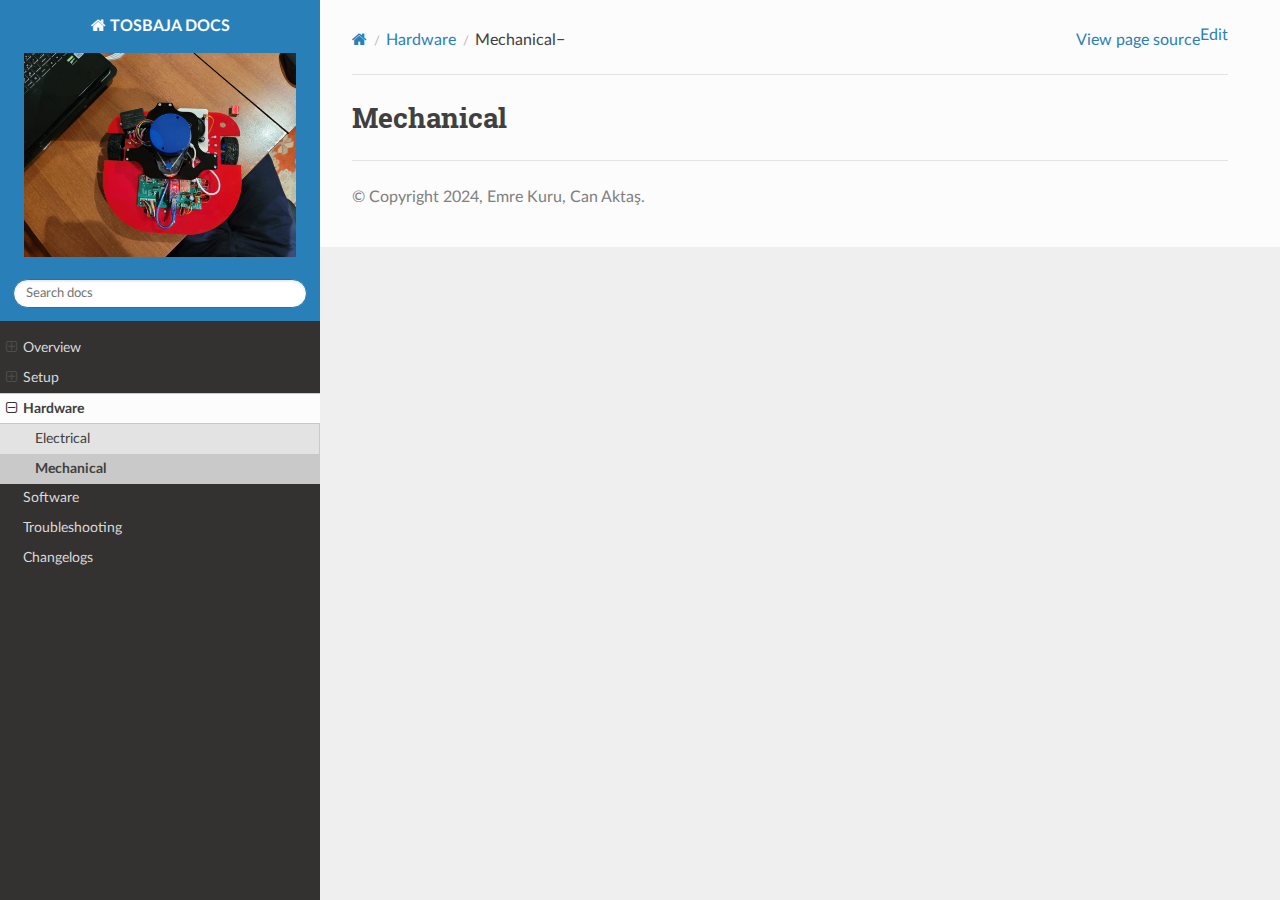
<file: content/hardware/mechanical/index.html>
<!DOCTYPE html>
<html class="writer-html4" lang="en">
<head>
  <meta charset="utf-8" />
  <meta name="viewport" content="width=device-width, initial-scale=1.0" />
  <title>Mechanical &mdash; TOSBAJA DOCS 1 documentation</title><link rel="stylesheet" href="../../../_static/css/theme.css" type="text/css" />
    <link rel="stylesheet" href="../../../_static/pygments.css" type="text/css" />

  
  <!--[if lt IE 9]>
    <script src="../../../_static/js/html5shiv.min.js"></script>
  <![endif]-->
  <script id="documentation_options" data-url_root="../../../" src="../../../_static/documentation_options.js"></script>
        <script type="text/javascript" src="../../../_static/jquery.js"></script>
        <script type="text/javascript" src="../../../_static/underscore.js"></script>
        <script type="text/javascript" src="../../../_static/doctools.js"></script>
        <script type="text/javascript" src="../../../_static/language_data.js"></script>
    <script src="../../../_static/js/theme.js"></script>
    <link rel="index" title="Index" href="../../../genindex.html" />
    <link rel="search" title="Search" href="../../../search.html" />
    <link rel="next" title="Software" href="../../software/index.html" />
    <link rel="prev" title="Electrical" href="../electrical/index.html" />

<link rel="stylesheet" href="../../../_static/tcs_theme.css" type="text/css" />


</head>

<body class="wy-body-for-nav"> 
  <div class="wy-grid-for-nav">
    <nav data-toggle="wy-nav-shift" class="wy-nav-side">
      <div class="wy-side-scroll">
        <div class="wy-side-nav-search" >

          
          
          <a href="../../../index.html" class="icon icon-home">
            TOSBAJA DOCS
              <img src="../../../_static/real.jpeg" class="logo" alt="Logo"/>
          </a>
<div role="search">
  <form id="rtd-search-form" class="wy-form" action="../../../search.html" method="get">
    <input type="text" name="q" placeholder="Search docs" aria-label="Search docs" />
    <input type="hidden" name="check_keywords" value="yes" />
    <input type="hidden" name="area" value="default" />
  </form>
</div>
        </div><div class="wy-menu wy-menu-vertical" data-spy="affix" role="navigation" aria-label="Navigation menu">
              <ul class="current">
<li class="toctree-l1"><a class="reference internal" href="../../overview/index.html">Overview</a><ul>
<li class="toctree-l2"><a class="reference internal" href="../../overview/index.html#motivation">Motivation</a></li>
<li class="toctree-l2"><a class="reference internal" href="../../overview/index.html#features">Features</a></li>
</ul>
</li>
<li class="toctree-l1"><a class="reference internal" href="../../setup/index.html">Setup</a><ul>
<li class="toctree-l2"><a class="reference internal" href="../../setup/index.html#first-time-installation">First Time Installation</a><ul>
<li class="toctree-l3"><a class="reference internal" href="../../setup/index.html#setting-up-the-travel-router">Setting up the Travel Router</a></li>
</ul>
</li>
</ul>
</li>
<li class="toctree-l1 current"><a class="reference internal" href="../index.html">Hardware</a><ul class="current">
<li class="toctree-l2"><a class="reference internal" href="../electrical/index.html">Electrical</a></li>
<li class="toctree-l2 current"><a class="current reference internal" href="#">Mechanical</a></li>
</ul>
</li>
<li class="toctree-l1"><a class="reference internal" href="../../software/index.html">Software</a></li>
<li class="toctree-l1"><a class="reference internal" href="../../troubleshooting/index.html">Troubleshooting</a></li>
<li class="toctree-l1"><a class="reference internal" href="../../changelogs/index.html">Changelogs</a></li>
</ul>

        </div>
      </div>
    </nav>

    <section data-toggle="wy-nav-shift" class="wy-nav-content-wrap"><nav class="wy-nav-top" aria-label="Mobile navigation menu" >
          <i data-toggle="wy-nav-top" class="fa fa-bars"></i>
          <a href="../../../index.html">TOSBAJA DOCS</a>
      </nav>

      <div class="wy-nav-content">

<span style="float: right;" >
    <a class="github-button" href="https://github.com/tosbaja/documentation" data-color-scheme="no-preference: light; light: light; dark: dark;" data-size="large" aria-label="Edit tosbaja/documentation on GitHub" ">Edit</a>
</span>


        <div class="rst-content">
          <div role="navigation" aria-label="Page navigation">
  <ul class="wy-breadcrumbs">
      <li><a href="../../../index.html" class="icon icon-home" aria-label="Home"></a></li>
          <li class="breadcrumb-item"><a href="../index.html">Hardware</a></li>
      <li class="breadcrumb-item active">Mechanical</li>
      <li class="wy-breadcrumbs-aside">
            <a href="../../../_sources/content/hardware/mechanical/index.rst.txt" rel="nofollow"> View page source</a>
      </li>
  </ul>
  <hr/>
</div>
          <div role="main" class="document" itemscope="itemscope" itemtype="http://schema.org/Article">
           <div itemprop="articleBody">
             
  <div class="section" id="mechanical">
<span id="id1"></span><h1>Mechanical<a class="headerlink" href="#mechanical" title="Permalink to this headline">¶</a></h1>
</div>


           </div>
          </div>
          <footer>

  <hr/>

  <div role="contentinfo">
    <p>&#169; Copyright 2024, Emre Kuru, Can Aktaş.</p>
  </div>

   

</footer>
        </div>


      </div>
    </section>
  </div>
  <script>
      jQuery(function () {
          SphinxRtdTheme.Navigation.enable(true);
      });
  </script>
    <!-- Theme Analytics -->
    <script async src="https://www.googletagmanager.com/gtag/js?id=G-EVD5Z6G6NH"></script>
    <script>
      window.dataLayer = window.dataLayer || [];
      function gtag(){dataLayer.push(arguments);}
      gtag('js', new Date());

      gtag('config', 'G-EVD5Z6G6NH', {
          'anonymize_ip': false,
      });
    </script>

<script type="text/javascript" src="../../../_static/tcs_theme.js"></script>
<script async defer src="https://buttons.github.io/buttons.js"></script>



</body>
</html>
</file>
<file: docs/_static/css/theme.css>
html{box-sizing:border-box}*,:after,:before{box-sizing:inherit}article,aside,details,figcaption,figure,footer,header,hgroup,nav,section{display:block}audio,canvas,video{display:inline-block;*display:inline;*zoom:1}[hidden],audio:not([controls]){display:none}*{-webkit-box-sizing:border-box;-moz-box-sizing:border-box;box-sizing:border-box}html{font-size:100%;-webkit-text-size-adjust:100%;-ms-text-size-adjust:100%}body{margin:0}a:active,a:hover{outline:0}abbr[title]{border-bottom:1px dotted}b,strong{font-weight:700}blockquote{margin:0}dfn{font-style:italic}ins{background:#ff9;text-decoration:none}ins,mark{color:#000}mark{background:#ff0;font-style:italic;font-weight:700}.rst-content code,.rst-content tt,code,kbd,pre,samp{font-family:monospace,serif;_font-family:courier new,monospace;font-size:1em}pre{white-space:pre}q{quotes:none}q:after,q:before{content:"";content:none}small{font-size:85%}sub,sup{font-size:75%;line-height:0;position:relative;vertical-align:baseline}sup{top:-.5em}sub{bottom:-.25em}dl,ol,ul{margin:0;padding:0;list-style:none;list-style-image:none}li{list-style:none}dd{margin:0}img{border:0;-ms-interpolation-mode:bicubic;vertical-align:middle;max-width:100%}svg:not(:root){overflow:hidden}figure,form{margin:0}label{cursor:pointer}button,input,select,textarea{font-size:100%;margin:0;vertical-align:baseline;*vertical-align:middle}button,input{line-height:normal}button,input[type=button],input[type=reset],input[type=submit]{cursor:pointer;-webkit-appearance:button;*overflow:visible}button[disabled],input[disabled]{cursor:default}input[type=search]{-webkit-appearance:textfield;-moz-box-sizing:content-box;-webkit-box-sizing:content-box;box-sizing:content-box}textarea{resize:vertical}table{border-collapse:collapse;border-spacing:0}td{vertical-align:top}.chromeframe{margin:.2em 0;background:#ccc;color:#000;padding:.2em 0}.ir{display:block;border:0;text-indent:-999em;overflow:hidden;background-color:transparent;background-repeat:no-repeat;text-align:left;direction:ltr;*line-height:0}.ir br{display:none}.hidden{display:none!important;visibility:hidden}.visuallyhidden{border:0;clip:rect(0 0 0 0);height:1px;margin:-1px;overflow:hidden;padding:0;position:absolute;width:1px}.visuallyhidden.focusable:active,.visuallyhidden.focusable:focus{clip:auto;height:auto;margin:0;overflow:visible;position:static;width:auto}.invisible{visibility:hidden}.relative{position:relative}big,small{font-size:100%}@media print{body,html,section{background:none!important}*{box-shadow:none!important;text-shadow:none!important;filter:none!important;-ms-filter:none!important}a,a:visited{text-decoration:underline}.ir a:after,a[href^="#"]:after,a[href^="javascript:"]:after{content:""}blockquote,pre{page-break-inside:avoid}thead{display:table-header-group}img,tr{page-break-inside:avoid}img{max-width:100%!important}@page{margin:.5cm}.rst-content .toctree-wrapper>p.caption,h2,h3,p{orphans:3;widows:3}.rst-content .toctree-wrapper>p.caption,h2,h3{page-break-after:avoid}}.btn,.fa:before,.icon:before,.rst-content .admonition,.rst-content .admonition-title:before,.rst-content .admonition-todo,.rst-content .attention,.rst-content .caution,.rst-content .code-block-caption .headerlink:before,.rst-content .danger,.rst-content .eqno .headerlink:before,.rst-content .error,.rst-content .hint,.rst-content .important,.rst-content .note,.rst-content .seealso,.rst-content .tip,.rst-content .warning,.rst-content code.download span:first-child:before,.rst-content dl dt .headerlink:before,.rst-content h1 .headerlink:before,.rst-content h2 .headerlink:before,.rst-content h3 .headerlink:before,.rst-content h4 .headerlink:before,.rst-content h5 .headerlink:before,.rst-content h6 .headerlink:before,.rst-content p.caption .headerlink:before,.rst-content p .headerlink:before,.rst-content table>caption .headerlink:before,.rst-content tt.download span:first-child:before,.wy-alert,.wy-dropdown .caret:before,.wy-inline-validate.wy-inline-validate-danger .wy-input-context:before,.wy-inline-validate.wy-inline-validate-info .wy-input-context:before,.wy-inline-validate.wy-inline-validate-success .wy-input-context:before,.wy-inline-validate.wy-inline-validate-warning .wy-input-context:before,.wy-menu-vertical li.current>a button.toctree-expand:before,.wy-menu-vertical li.on a button.toctree-expand:before,.wy-menu-vertical li button.toctree-expand:before,input[type=color],input[type=date],input[type=datetime-local],input[type=datetime],input[type=email],input[type=month],input[type=number],input[type=password],input[type=search],input[type=tel],input[type=text],input[type=time],input[type=url],input[type=week],select,textarea{-webkit-font-smoothing:antialiased}.clearfix{*zoom:1}.clearfix:after,.clearfix:before{display:table;content:""}.clearfix:after{clear:both}/*!
 *  Font Awesome 4.7.0 by @davegandy - http://fontawesome.io - @fontawesome
 *  License - http://fontawesome.io/license (Font: SIL OFL 1.1, CSS: MIT License)
 */@font-face{font-family:FontAwesome;src:url(fonts/fontawesome-webfont.eot?674f50d287a8c48dc19ba404d20fe713);src:url(fonts/fontawesome-webfont.eot?674f50d287a8c48dc19ba404d20fe713?#iefix&v=4.7.0) format("embedded-opentype"),url(fonts/fontawesome-webfont.woff2?af7ae505a9eed503f8b8e6982036873e) format("woff2"),url(fonts/fontawesome-webfont.woff?fee66e712a8a08eef5805a46892932ad) format("woff"),url(fonts/fontawesome-webfont.ttf?b06871f281fee6b241d60582ae9369b9) format("truetype"),url(fonts/fontawesome-webfont.svg?912ec66d7572ff821749319396470bde#fontawesomeregular) format("svg");font-weight:400;font-style:normal}.fa,.icon,.rst-content .admonition-title,.rst-content .code-block-caption .headerlink,.rst-content .eqno .headerlink,.rst-content code.download span:first-child,.rst-content dl dt .headerlink,.rst-content h1 .headerlink,.rst-content h2 .headerlink,.rst-content h3 .headerlink,.rst-content h4 .headerlink,.rst-content h5 .headerlink,.rst-content h6 .headerlink,.rst-content p.caption .headerlink,.rst-content p .headerlink,.rst-content table>caption .headerlink,.rst-content tt.download span:first-child,.wy-menu-vertical li.current>a button.toctree-expand,.wy-menu-vertical li.on a button.toctree-expand,.wy-menu-vertical li button.toctree-expand{display:inline-block;font:normal normal normal 14px/1 FontAwesome;font-size:inherit;text-rendering:auto;-webkit-font-smoothing:antialiased;-moz-osx-font-smoothing:grayscale}.fa-lg{font-size:1.33333em;line-height:.75em;vertical-align:-15%}.fa-2x{font-size:2em}.fa-3x{font-size:3em}.fa-4x{font-size:4em}.fa-5x{font-size:5em}.fa-fw{width:1.28571em;text-align:center}.fa-ul{padding-left:0;margin-left:2.14286em;list-style-type:none}.fa-ul>li{position:relative}.fa-li{position:absolute;left:-2.14286em;width:2.14286em;top:.14286em;text-align:center}.fa-li.fa-lg{left:-1.85714em}.fa-border{padding:.2em .25em .15em;border:.08em solid #eee;border-radius:.1em}.fa-pull-left{float:left}.fa-pull-right{float:right}.fa-pull-left.icon,.fa.fa-pull-left,.rst-content .code-block-caption .fa-pull-left.headerlink,.rst-content .eqno .fa-pull-left.headerlink,.rst-content .fa-pull-left.admonition-title,.rst-content code.download span.fa-pull-left:first-child,.rst-content dl dt .fa-pull-left.headerlink,.rst-content h1 .fa-pull-left.headerlink,.rst-content h2 .fa-pull-left.headerlink,.rst-content h3 .fa-pull-left.headerlink,.rst-content h4 .fa-pull-left.headerlink,.rst-content h5 .fa-pull-left.headerlink,.rst-content h6 .fa-pull-left.headerlink,.rst-content p .fa-pull-left.headerlink,.rst-content table>caption .fa-pull-left.headerlink,.rst-content tt.download span.fa-pull-left:first-child,.wy-menu-vertical li.current>a button.fa-pull-left.toctree-expand,.wy-menu-vertical li.on a button.fa-pull-left.toctree-expand,.wy-menu-vertical li button.fa-pull-left.toctree-expand{margin-right:.3em}.fa-pull-right.icon,.fa.fa-pull-right,.rst-content .code-block-caption .fa-pull-right.headerlink,.rst-content .eqno .fa-pull-right.headerlink,.rst-content .fa-pull-right.admonition-title,.rst-content code.download span.fa-pull-right:first-child,.rst-content dl dt .fa-pull-right.headerlink,.rst-content h1 .fa-pull-right.headerlink,.rst-content h2 .fa-pull-right.headerlink,.rst-content h3 .fa-pull-right.headerlink,.rst-content h4 .fa-pull-right.headerlink,.rst-content h5 .fa-pull-right.headerlink,.rst-content h6 .fa-pull-right.headerlink,.rst-content p .fa-pull-right.headerlink,.rst-content table>caption .fa-pull-right.headerlink,.rst-content tt.download span.fa-pull-right:first-child,.wy-menu-vertical li.current>a button.fa-pull-right.toctree-expand,.wy-menu-vertical li.on a button.fa-pull-right.toctree-expand,.wy-menu-vertical li button.fa-pull-right.toctree-expand{margin-left:.3em}.pull-right{float:right}.pull-left{float:left}.fa.pull-left,.pull-left.icon,.rst-content .code-block-caption .pull-left.headerlink,.rst-content .eqno .pull-left.headerlink,.rst-content .pull-left.admonition-title,.rst-content code.download span.pull-left:first-child,.rst-content dl dt .pull-left.headerlink,.rst-content h1 .pull-left.headerlink,.rst-content h2 .pull-left.headerlink,.rst-content h3 .pull-left.headerlink,.rst-content h4 .pull-left.headerlink,.rst-content h5 .pull-left.headerlink,.rst-content h6 .pull-left.headerlink,.rst-content p .pull-left.headerlink,.rst-content table>caption .pull-left.headerlink,.rst-content tt.download span.pull-left:first-child,.wy-menu-vertical li.current>a button.pull-left.toctree-expand,.wy-menu-vertical li.on a button.pull-left.toctree-expand,.wy-menu-vertical li button.pull-left.toctree-expand{margin-right:.3em}.fa.pull-right,.pull-right.icon,.rst-content .code-block-caption .pull-right.headerlink,.rst-content .eqno .pull-right.headerlink,.rst-content .pull-right.admonition-title,.rst-content code.download span.pull-right:first-child,.rst-content dl dt .pull-right.headerlink,.rst-content h1 .pull-right.headerlink,.rst-content h2 .pull-right.headerlink,.rst-content h3 .pull-right.headerlink,.rst-content h4 .pull-right.headerlink,.rst-content h5 .pull-right.headerlink,.rst-content h6 .pull-right.headerlink,.rst-content p .pull-right.headerlink,.rst-content table>caption .pull-right.headerlink,.rst-content tt.download span.pull-right:first-child,.wy-menu-vertical li.current>a button.pull-right.toctree-expand,.wy-menu-vertical li.on a button.pull-right.toctree-expand,.wy-menu-vertical li button.pull-right.toctree-expand{margin-left:.3em}.fa-spin{-webkit-animation:fa-spin 2s linear infinite;animation:fa-spin 2s linear infinite}.fa-pulse{-webkit-animation:fa-spin 1s steps(8) infinite;animation:fa-spin 1s steps(8) infinite}@-webkit-keyframes fa-spin{0%{-webkit-transform:rotate(0deg);transform:rotate(0deg)}to{-webkit-transform:rotate(359deg);transform:rotate(359deg)}}@keyframes fa-spin{0%{-webkit-transform:rotate(0deg);transform:rotate(0deg)}to{-webkit-transform:rotate(359deg);transform:rotate(359deg)}}.fa-rotate-90{-ms-filter:"progid:DXImageTransform.Microsoft.BasicImage(rotation=1)";-webkit-transform:rotate(90deg);-ms-transform:rotate(90deg);transform:rotate(90deg)}.fa-rotate-180{-ms-filter:"progid:DXImageTransform.Microsoft.BasicImage(rotation=2)";-webkit-transform:rotate(180deg);-ms-transform:rotate(180deg);transform:rotate(180deg)}.fa-rotate-270{-ms-filter:"progid:DXImageTransform.Microsoft.BasicImage(rotation=3)";-webkit-transform:rotate(270deg);-ms-transform:rotate(270deg);transform:rotate(270deg)}.fa-flip-horizontal{-ms-filter:"progid:DXImageTransform.Microsoft.BasicImage(rotation=0, mirror=1)";-webkit-transform:scaleX(-1);-ms-transform:scaleX(-1);transform:scaleX(-1)}.fa-flip-vertical{-ms-filter:"progid:DXImageTransform.Microsoft.BasicImage(rotation=2, mirror=1)";-webkit-transform:scaleY(-1);-ms-transform:scaleY(-1);transform:scaleY(-1)}:root .fa-flip-horizontal,:root .fa-flip-vertical,:root .fa-rotate-90,:root .fa-rotate-180,:root .fa-rotate-270{filter:none}.fa-stack{position:relative;display:inline-block;width:2em;height:2em;line-height:2em;vertical-align:middle}.fa-stack-1x,.fa-stack-2x{position:absolute;left:0;width:100%;text-align:center}.fa-stack-1x{line-height:inherit}.fa-stack-2x{font-size:2em}.fa-inverse{color:#fff}.fa-glass:before{content:""}.fa-music:before{content:""}.fa-search:before,.icon-search:before{content:""}.fa-envelope-o:before{content:""}.fa-heart:before{content:""}.fa-star:before{content:""}.fa-star-o:before{content:""}.fa-user:before{content:""}.fa-film:before{content:""}.fa-th-large:before{content:""}.fa-th:before{content:""}.fa-th-list:before{content:""}.fa-check:before{content:""}.fa-close:before,.fa-remove:before,.fa-times:before{content:""}.fa-search-plus:before{content:""}.fa-search-minus:before{content:""}.fa-power-off:before{content:""}.fa-signal:before{content:""}.fa-cog:before,.fa-gear:before{content:""}.fa-trash-o:before{content:""}.fa-home:before,.icon-home:before{content:""}.fa-file-o:before{content:""}.fa-clock-o:before{content:""}.fa-road:before{content:""}.fa-download:before,.rst-content code.download span:first-child:before,.rst-content tt.download span:first-child:before{content:""}.fa-arrow-circle-o-down:before{content:""}.fa-arrow-circle-o-up:before{content:""}.fa-inbox:before{content:""}.fa-play-circle-o:before{content:""}.fa-repeat:before,.fa-rotate-right:before{content:""}.fa-refresh:before{content:""}.fa-list-alt:before{content:""}.fa-lock:before{content:""}.fa-flag:before{content:""}.fa-headphones:before{content:""}.fa-volume-off:before{content:""}.fa-volume-down:before{content:""}.fa-volume-up:before{content:""}.fa-qrcode:before{content:""}.fa-barcode:before{content:""}.fa-tag:before{content:""}.fa-tags:before{content:""}.fa-book:before,.icon-book:before{content:""}.fa-bookmark:before{content:""}.fa-print:before{content:""}.fa-camera:before{content:""}.fa-font:before{content:""}.fa-bold:before{content:""}.fa-italic:before{content:""}.fa-text-height:before{content:""}.fa-text-width:before{content:""}.fa-align-left:before{content:""}.fa-align-center:before{content:""}.fa-align-right:before{content:""}.fa-align-justify:before{content:""}.fa-list:before{content:""}.fa-dedent:before,.fa-outdent:before{content:""}.fa-indent:before{content:""}.fa-video-camera:before{content:""}.fa-image:before,.fa-photo:before,.fa-picture-o:before{content:""}.fa-pencil:before{content:""}.fa-map-marker:before{content:""}.fa-adjust:before{content:""}.fa-tint:before{content:""}.fa-edit:before,.fa-pencil-square-o:before{content:""}.fa-share-square-o:before{content:""}.fa-check-square-o:before{content:""}.fa-arrows:before{content:""}.fa-step-backward:before{content:""}.fa-fast-backward:before{content:""}.fa-backward:before{content:""}.fa-play:before{content:""}.fa-pause:before{content:""}.fa-stop:before{content:""}.fa-forward:before{content:""}.fa-fast-forward:before{content:""}.fa-step-forward:before{content:""}.fa-eject:before{content:""}.fa-chevron-left:before{content:""}.fa-chevron-right:before{content:""}.fa-plus-circle:before{content:""}.fa-minus-circle:before{content:""}.fa-times-circle:before,.wy-inline-validate.wy-inline-validate-danger .wy-input-context:before{content:""}.fa-check-circle:before,.wy-inline-validate.wy-inline-validate-success .wy-input-context:before{content:""}.fa-question-circle:before{content:""}.fa-info-circle:before{content:""}.fa-crosshairs:before{content:""}.fa-times-circle-o:before{content:""}.fa-check-circle-o:before{content:""}.fa-ban:before{content:""}.fa-arrow-left:before{content:""}.fa-arrow-right:before{content:""}.fa-arrow-up:before{content:""}.fa-arrow-down:before{content:""}.fa-mail-forward:before,.fa-share:before{content:""}.fa-expand:before{content:""}.fa-compress:before{content:""}.fa-plus:before{content:""}.fa-minus:before{content:""}.fa-asterisk:before{content:""}.fa-exclamation-circle:before,.rst-content .admonition-title:before,.wy-inline-validate.wy-inline-validate-info .wy-input-context:before,.wy-inline-validate.wy-inline-validate-warning .wy-input-context:before{content:""}.fa-gift:before{content:""}.fa-leaf:before{content:""}.fa-fire:before,.icon-fire:before{content:""}.fa-eye:before{content:""}.fa-eye-slash:before{content:""}.fa-exclamation-triangle:before,.fa-warning:before{content:""}.fa-plane:before{content:""}.fa-calendar:before{content:""}.fa-random:before{content:""}.fa-comment:before{content:""}.fa-magnet:before{content:""}.fa-chevron-up:before{content:""}.fa-chevron-down:before{content:""}.fa-retweet:before{content:""}.fa-shopping-cart:before{content:""}.fa-folder:before{content:""}.fa-folder-open:before{content:""}.fa-arrows-v:before{content:""}.fa-arrows-h:before{content:""}.fa-bar-chart-o:before,.fa-bar-chart:before{content:""}.fa-twitter-square:before{content:""}.fa-facebook-square:before{content:""}.fa-camera-retro:before{content:""}.fa-key:before{content:""}.fa-cogs:before,.fa-gears:before{content:""}.fa-comments:before{content:""}.fa-thumbs-o-up:before{content:""}.fa-thumbs-o-down:before{content:""}.fa-star-half:before{content:""}.fa-heart-o:before{content:""}.fa-sign-out:before{content:""}.fa-linkedin-square:before{content:""}.fa-thumb-tack:before{content:""}.fa-external-link:before{content:""}.fa-sign-in:before{content:""}.fa-trophy:before{content:""}.fa-github-square:before{content:""}.fa-upload:before{content:""}.fa-lemon-o:before{content:""}.fa-phone:before{content:""}.fa-square-o:before{content:""}.fa-bookmark-o:before{content:""}.fa-phone-square:before{content:""}.fa-twitter:before{content:""}.fa-facebook-f:before,.fa-facebook:before{content:""}.fa-github:before,.icon-github:before{content:""}.fa-unlock:before{content:""}.fa-credit-card:before{content:""}.fa-feed:before,.fa-rss:before{content:""}.fa-hdd-o:before{content:""}.fa-bullhorn:before{content:""}.fa-bell:before{content:""}.fa-certificate:before{content:""}.fa-hand-o-right:before{content:""}.fa-hand-o-left:before{content:""}.fa-hand-o-up:before{content:""}.fa-hand-o-down:before{content:""}.fa-arrow-circle-left:before,.icon-circle-arrow-left:before{content:""}.fa-arrow-circle-right:before,.icon-circle-arrow-right:before{content:""}.fa-arrow-circle-up:before{content:""}.fa-arrow-circle-down:before{content:""}.fa-globe:before{content:""}.fa-wrench:before{content:""}.fa-tasks:before{content:""}.fa-filter:before{content:""}.fa-briefcase:before{content:""}.fa-arrows-alt:before{content:""}.fa-group:before,.fa-users:before{content:""}.fa-chain:before,.fa-link:before,.icon-link:before{content:""}.fa-cloud:before{content:""}.fa-flask:before{content:""}.fa-cut:before,.fa-scissors:before{content:""}.fa-copy:before,.fa-files-o:before{content:""}.fa-paperclip:before{content:""}.fa-floppy-o:before,.fa-save:before{content:""}.fa-square:before{content:""}.fa-bars:before,.fa-navicon:before,.fa-reorder:before{content:""}.fa-list-ul:before{content:""}.fa-list-ol:before{content:""}.fa-strikethrough:before{content:""}.fa-underline:before{content:""}.fa-table:before{content:""}.fa-magic:before{content:""}.fa-truck:before{content:""}.fa-pinterest:before{content:""}.fa-pinterest-square:before{content:""}.fa-google-plus-square:before{content:""}.fa-google-plus:before{content:""}.fa-money:before{content:""}.fa-caret-down:before,.icon-caret-down:before,.wy-dropdown .caret:before{content:""}.fa-caret-up:before{content:""}.fa-caret-left:before{content:""}.fa-caret-right:before{content:""}.fa-columns:before{content:""}.fa-sort:before,.fa-unsorted:before{content:""}.fa-sort-desc:before,.fa-sort-down:before{content:""}.fa-sort-asc:before,.fa-sort-up:before{content:""}.fa-envelope:before{content:""}.fa-linkedin:before{content:""}.fa-rotate-left:before,.fa-undo:before{content:""}.fa-gavel:before,.fa-legal:before{content:""}.fa-dashboard:before,.fa-tachometer:before{content:""}.fa-comment-o:before{content:""}.fa-comments-o:before{content:""}.fa-bolt:before,.fa-flash:before{content:""}.fa-sitemap:before{content:""}.fa-umbrella:before{content:""}.fa-clipboard:before,.fa-paste:before{content:""}.fa-lightbulb-o:before{content:""}.fa-exchange:before{content:""}.fa-cloud-download:before{content:""}.fa-cloud-upload:before{content:""}.fa-user-md:before{content:""}.fa-stethoscope:before{content:""}.fa-suitcase:before{content:""}.fa-bell-o:before{content:""}.fa-coffee:before{content:""}.fa-cutlery:before{content:""}.fa-file-text-o:before{content:""}.fa-building-o:before{content:""}.fa-hospital-o:before{content:""}.fa-ambulance:before{content:""}.fa-medkit:before{content:""}.fa-fighter-jet:before{content:""}.fa-beer:before{content:""}.fa-h-square:before{content:""}.fa-plus-square:before{content:""}.fa-angle-double-left:before{content:""}.fa-angle-double-right:before{content:""}.fa-angle-double-up:before{content:""}.fa-angle-double-down:before{content:""}.fa-angle-left:before{content:""}.fa-angle-right:before{content:""}.fa-angle-up:before{content:""}.fa-angle-down:before{content:""}.fa-desktop:before{content:""}.fa-laptop:before{content:""}.fa-tablet:before{content:""}.fa-mobile-phone:before,.fa-mobile:before{content:""}.fa-circle-o:before{content:""}.fa-quote-left:before{content:""}.fa-quote-right:before{content:""}.fa-spinner:before{content:""}.fa-circle:before{content:""}.fa-mail-reply:before,.fa-reply:before{content:""}.fa-github-alt:before{content:""}.fa-folder-o:before{content:""}.fa-folder-open-o:before{content:""}.fa-smile-o:before{content:""}.fa-frown-o:before{content:""}.fa-meh-o:before{content:""}.fa-gamepad:before{content:""}.fa-keyboard-o:before{content:""}.fa-flag-o:before{content:""}.fa-flag-checkered:before{content:""}.fa-terminal:before{content:""}.fa-code:before{content:""}.fa-mail-reply-all:before,.fa-reply-all:before{content:""}.fa-star-half-empty:before,.fa-star-half-full:before,.fa-star-half-o:before{content:""}.fa-location-arrow:before{content:""}.fa-crop:before{content:""}.fa-code-fork:before{content:""}.fa-chain-broken:before,.fa-unlink:before{content:""}.fa-question:before{content:""}.fa-info:before{content:""}.fa-exclamation:before{content:""}.fa-superscript:before{content:""}.fa-subscript:before{content:""}.fa-eraser:before{content:""}.fa-puzzle-piece:before{content:""}.fa-microphone:before{content:""}.fa-microphone-slash:before{content:""}.fa-shield:before{content:""}.fa-calendar-o:before{content:""}.fa-fire-extinguisher:before{content:""}.fa-rocket:before{content:""}.fa-maxcdn:before{content:""}.fa-chevron-circle-left:before{content:""}.fa-chevron-circle-right:before{content:""}.fa-chevron-circle-up:before{content:""}.fa-chevron-circle-down:before{content:""}.fa-html5:before{content:""}.fa-css3:before{content:""}.fa-anchor:before{content:""}.fa-unlock-alt:before{content:""}.fa-bullseye:before{content:""}.fa-ellipsis-h:before{content:""}.fa-ellipsis-v:before{content:""}.fa-rss-square:before{content:""}.fa-play-circle:before{content:""}.fa-ticket:before{content:""}.fa-minus-square:before{content:""}.fa-minus-square-o:before,.wy-menu-vertical li.current>a button.toctree-expand:before,.wy-menu-vertical li.on a button.toctree-expand:before{content:""}.fa-level-up:before{content:""}.fa-level-down:before{content:""}.fa-check-square:before{content:""}.fa-pencil-square:before{content:""}.fa-external-link-square:before{content:""}.fa-share-square:before{content:""}.fa-compass:before{content:""}.fa-caret-square-o-down:before,.fa-toggle-down:before{content:""}.fa-caret-square-o-up:before,.fa-toggle-up:before{content:""}.fa-caret-square-o-right:before,.fa-toggle-right:before{content:""}.fa-eur:before,.fa-euro:before{content:""}.fa-gbp:before{content:""}.fa-dollar:before,.fa-usd:before{content:""}.fa-inr:before,.fa-rupee:before{content:""}.fa-cny:before,.fa-jpy:before,.fa-rmb:before,.fa-yen:before{content:""}.fa-rouble:before,.fa-rub:before,.fa-ruble:before{content:""}.fa-krw:before,.fa-won:before{content:""}.fa-bitcoin:before,.fa-btc:before{content:""}.fa-file:before{content:""}.fa-file-text:before{content:""}.fa-sort-alpha-asc:before{content:""}.fa-sort-alpha-desc:before{content:""}.fa-sort-amount-asc:before{content:""}.fa-sort-amount-desc:before{content:""}.fa-sort-numeric-asc:before{content:""}.fa-sort-numeric-desc:before{content:""}.fa-thumbs-up:before{content:""}.fa-thumbs-down:before{content:""}.fa-youtube-square:before{content:""}.fa-youtube:before{content:""}.fa-xing:before{content:""}.fa-xing-square:before{content:""}.fa-youtube-play:before{content:""}.fa-dropbox:before{content:""}.fa-stack-overflow:before{content:""}.fa-instagram:before{content:""}.fa-flickr:before{content:""}.fa-adn:before{content:""}.fa-bitbucket:before,.icon-bitbucket:before{content:""}.fa-bitbucket-square:before{content:""}.fa-tumblr:before{content:""}.fa-tumblr-square:before{content:""}.fa-long-arrow-down:before{content:""}.fa-long-arrow-up:before{content:""}.fa-long-arrow-left:before{content:""}.fa-long-arrow-right:before{content:""}.fa-apple:before{content:""}.fa-windows:before{content:""}.fa-android:before{content:""}.fa-linux:before{content:""}.fa-dribbble:before{content:""}.fa-skype:before{content:""}.fa-foursquare:before{content:""}.fa-trello:before{content:""}.fa-female:before{content:""}.fa-male:before{content:""}.fa-gittip:before,.fa-gratipay:before{content:""}.fa-sun-o:before{content:""}.fa-moon-o:before{content:""}.fa-archive:before{content:""}.fa-bug:before{content:""}.fa-vk:before{content:""}.fa-weibo:before{content:""}.fa-renren:before{content:""}.fa-pagelines:before{content:""}.fa-stack-exchange:before{content:""}.fa-arrow-circle-o-right:before{content:""}.fa-arrow-circle-o-left:before{content:""}.fa-caret-square-o-left:before,.fa-toggle-left:before{content:""}.fa-dot-circle-o:before{content:""}.fa-wheelchair:before{content:""}.fa-vimeo-square:before{content:""}.fa-try:before,.fa-turkish-lira:before{content:""}.fa-plus-square-o:before,.wy-menu-vertical li button.toctree-expand:before{content:""}.fa-space-shuttle:before{content:""}.fa-slack:before{content:""}.fa-envelope-square:before{content:""}.fa-wordpress:before{content:""}.fa-openid:before{content:""}.fa-bank:before,.fa-institution:before,.fa-university:before{content:""}.fa-graduation-cap:before,.fa-mortar-board:before{content:""}.fa-yahoo:before{content:""}.fa-google:before{content:""}.fa-reddit:before{content:""}.fa-reddit-square:before{content:""}.fa-stumbleupon-circle:before{content:""}.fa-stumbleupon:before{content:""}.fa-delicious:before{content:""}.fa-digg:before{content:""}.fa-pied-piper-pp:before{content:""}.fa-pied-piper-alt:before{content:""}.fa-drupal:before{content:""}.fa-joomla:before{content:""}.fa-language:before{content:""}.fa-fax:before{content:""}.fa-building:before{content:""}.fa-child:before{content:""}.fa-paw:before{content:""}.fa-spoon:before{content:""}.fa-cube:before{content:""}.fa-cubes:before{content:""}.fa-behance:before{content:""}.fa-behance-square:before{content:""}.fa-steam:before{content:""}.fa-steam-square:before{content:""}.fa-recycle:before{content:""}.fa-automobile:before,.fa-car:before{content:""}.fa-cab:before,.fa-taxi:before{content:""}.fa-tree:before{content:""}.fa-spotify:before{content:""}.fa-deviantart:before{content:""}.fa-soundcloud:before{content:""}.fa-database:before{content:""}.fa-file-pdf-o:before{content:""}.fa-file-word-o:before{content:""}.fa-file-excel-o:before{content:""}.fa-file-powerpoint-o:before{content:""}.fa-file-image-o:before,.fa-file-photo-o:before,.fa-file-picture-o:before{content:""}.fa-file-archive-o:before,.fa-file-zip-o:before{content:""}.fa-file-audio-o:before,.fa-file-sound-o:before{content:""}.fa-file-movie-o:before,.fa-file-video-o:before{content:""}.fa-file-code-o:before{content:""}.fa-vine:before{content:""}.fa-codepen:before{content:""}.fa-jsfiddle:before{content:""}.fa-life-bouy:before,.fa-life-buoy:before,.fa-life-ring:before,.fa-life-saver:before,.fa-support:before{content:""}.fa-circle-o-notch:before{content:""}.fa-ra:before,.fa-rebel:before,.fa-resistance:before{content:""}.fa-empire:before,.fa-ge:before{content:""}.fa-git-square:before{content:""}.fa-git:before{content:""}.fa-hacker-news:before,.fa-y-combinator-square:before,.fa-yc-square:before{content:""}.fa-tencent-weibo:before{content:""}.fa-qq:before{content:""}.fa-wechat:before,.fa-weixin:before{content:""}.fa-paper-plane:before,.fa-send:before{content:""}.fa-paper-plane-o:before,.fa-send-o:before{content:""}.fa-history:before{content:""}.fa-circle-thin:before{content:""}.fa-header:before{content:""}.fa-paragraph:before{content:""}.fa-sliders:before{content:""}.fa-share-alt:before{content:""}.fa-share-alt-square:before{content:""}.fa-bomb:before{content:""}.fa-futbol-o:before,.fa-soccer-ball-o:before{content:""}.fa-tty:before{content:""}.fa-binoculars:before{content:""}.fa-plug:before{content:""}.fa-slideshare:before{content:""}.fa-twitch:before{content:""}.fa-yelp:before{content:""}.fa-newspaper-o:before{content:""}.fa-wifi:before{content:""}.fa-calculator:before{content:""}.fa-paypal:before{content:""}.fa-google-wallet:before{content:""}.fa-cc-visa:before{content:""}.fa-cc-mastercard:before{content:""}.fa-cc-discover:before{content:""}.fa-cc-amex:before{content:""}.fa-cc-paypal:before{content:""}.fa-cc-stripe:before{content:""}.fa-bell-slash:before{content:""}.fa-bell-slash-o:before{content:""}.fa-trash:before{content:""}.fa-copyright:before{content:""}.fa-at:before{content:""}.fa-eyedropper:before{content:""}.fa-paint-brush:before{content:""}.fa-birthday-cake:before{content:""}.fa-area-chart:before{content:""}.fa-pie-chart:before{content:""}.fa-line-chart:before{content:""}.fa-lastfm:before{content:""}.fa-lastfm-square:before{content:""}.fa-toggle-off:before{content:""}.fa-toggle-on:before{content:""}.fa-bicycle:before{content:""}.fa-bus:before{content:""}.fa-ioxhost:before{content:""}.fa-angellist:before{content:""}.fa-cc:before{content:""}.fa-ils:before,.fa-shekel:before,.fa-sheqel:before{content:""}.fa-meanpath:before{content:""}.fa-buysellads:before{content:""}.fa-connectdevelop:before{content:""}.fa-dashcube:before{content:""}.fa-forumbee:before{content:""}.fa-leanpub:before{content:""}.fa-sellsy:before{content:""}.fa-shirtsinbulk:before{content:""}.fa-simplybuilt:before{content:""}.fa-skyatlas:before{content:""}.fa-cart-plus:before{content:""}.fa-cart-arrow-down:before{content:""}.fa-diamond:before{content:""}.fa-ship:before{content:""}.fa-user-secret:before{content:""}.fa-motorcycle:before{content:""}.fa-street-view:before{content:""}.fa-heartbeat:before{content:""}.fa-venus:before{content:""}.fa-mars:before{content:""}.fa-mercury:before{content:""}.fa-intersex:before,.fa-transgender:before{content:""}.fa-transgender-alt:before{content:""}.fa-venus-double:before{content:""}.fa-mars-double:before{content:""}.fa-venus-mars:before{content:""}.fa-mars-stroke:before{content:""}.fa-mars-stroke-v:before{content:""}.fa-mars-stroke-h:before{content:""}.fa-neuter:before{content:""}.fa-genderless:before{content:""}.fa-facebook-official:before{content:""}.fa-pinterest-p:before{content:""}.fa-whatsapp:before{content:""}.fa-server:before{content:""}.fa-user-plus:before{content:""}.fa-user-times:before{content:""}.fa-bed:before,.fa-hotel:before{content:""}.fa-viacoin:before{content:""}.fa-train:before{content:""}.fa-subway:before{content:""}.fa-medium:before{content:""}.fa-y-combinator:before,.fa-yc:before{content:""}.fa-optin-monster:before{content:""}.fa-opencart:before{content:""}.fa-expeditedssl:before{content:""}.fa-battery-4:before,.fa-battery-full:before,.fa-battery:before{content:""}.fa-battery-3:before,.fa-battery-three-quarters:before{content:""}.fa-battery-2:before,.fa-battery-half:before{content:""}.fa-battery-1:before,.fa-battery-quarter:before{content:""}.fa-battery-0:before,.fa-battery-empty:before{content:""}.fa-mouse-pointer:before{content:""}.fa-i-cursor:before{content:""}.fa-object-group:before{content:""}.fa-object-ungroup:before{content:""}.fa-sticky-note:before{content:""}.fa-sticky-note-o:before{content:""}.fa-cc-jcb:before{content:""}.fa-cc-diners-club:before{content:""}.fa-clone:before{content:""}.fa-balance-scale:before{content:""}.fa-hourglass-o:before{content:""}.fa-hourglass-1:before,.fa-hourglass-start:before{content:""}.fa-hourglass-2:before,.fa-hourglass-half:before{content:""}.fa-hourglass-3:before,.fa-hourglass-end:before{content:""}.fa-hourglass:before{content:""}.fa-hand-grab-o:before,.fa-hand-rock-o:before{content:""}.fa-hand-paper-o:before,.fa-hand-stop-o:before{content:""}.fa-hand-scissors-o:before{content:""}.fa-hand-lizard-o:before{content:""}.fa-hand-spock-o:before{content:""}.fa-hand-pointer-o:before{content:""}.fa-hand-peace-o:before{content:""}.fa-trademark:before{content:""}.fa-registered:before{content:""}.fa-creative-commons:before{content:""}.fa-gg:before{content:""}.fa-gg-circle:before{content:""}.fa-tripadvisor:before{content:""}.fa-odnoklassniki:before{content:""}.fa-odnoklassniki-square:before{content:""}.fa-get-pocket:before{content:""}.fa-wikipedia-w:before{content:""}.fa-safari:before{content:""}.fa-chrome:before{content:""}.fa-firefox:before{content:""}.fa-opera:before{content:""}.fa-internet-explorer:before{content:""}.fa-television:before,.fa-tv:before{content:""}.fa-contao:before{content:""}.fa-500px:before{content:""}.fa-amazon:before{content:""}.fa-calendar-plus-o:before{content:""}.fa-calendar-minus-o:before{content:""}.fa-calendar-times-o:before{content:""}.fa-calendar-check-o:before{content:""}.fa-industry:before{content:""}.fa-map-pin:before{content:""}.fa-map-signs:before{content:""}.fa-map-o:before{content:""}.fa-map:before{content:""}.fa-commenting:before{content:""}.fa-commenting-o:before{content:""}.fa-houzz:before{content:""}.fa-vimeo:before{content:""}.fa-black-tie:before{content:""}.fa-fonticons:before{content:""}.fa-reddit-alien:before{content:""}.fa-edge:before{content:""}.fa-credit-card-alt:before{content:""}.fa-codiepie:before{content:""}.fa-modx:before{content:""}.fa-fort-awesome:before{content:""}.fa-usb:before{content:""}.fa-product-hunt:before{content:""}.fa-mixcloud:before{content:""}.fa-scribd:before{content:""}.fa-pause-circle:before{content:""}.fa-pause-circle-o:before{content:""}.fa-stop-circle:before{content:""}.fa-stop-circle-o:before{content:""}.fa-shopping-bag:before{content:""}.fa-shopping-basket:before{content:""}.fa-hashtag:before{content:""}.fa-bluetooth:before{content:""}.fa-bluetooth-b:before{content:""}.fa-percent:before{content:""}.fa-gitlab:before,.icon-gitlab:before{content:""}.fa-wpbeginner:before{content:""}.fa-wpforms:before{content:""}.fa-envira:before{content:""}.fa-universal-access:before{content:""}.fa-wheelchair-alt:before{content:""}.fa-question-circle-o:before{content:""}.fa-blind:before{content:""}.fa-audio-description:before{content:""}.fa-volume-control-phone:before{content:""}.fa-braille:before{content:""}.fa-assistive-listening-systems:before{content:""}.fa-american-sign-language-interpreting:before,.fa-asl-interpreting:before{content:""}.fa-deaf:before,.fa-deafness:before,.fa-hard-of-hearing:before{content:""}.fa-glide:before{content:""}.fa-glide-g:before{content:""}.fa-sign-language:before,.fa-signing:before{content:""}.fa-low-vision:before{content:""}.fa-viadeo:before{content:""}.fa-viadeo-square:before{content:""}.fa-snapchat:before{content:""}.fa-snapchat-ghost:before{content:""}.fa-snapchat-square:before{content:""}.fa-pied-piper:before{content:""}.fa-first-order:before{content:""}.fa-yoast:before{content:""}.fa-themeisle:before{content:""}.fa-google-plus-circle:before,.fa-google-plus-official:before{content:""}.fa-fa:before,.fa-font-awesome:before{content:""}.fa-handshake-o:before{content:""}.fa-envelope-open:before{content:""}.fa-envelope-open-o:before{content:""}.fa-linode:before{content:""}.fa-address-book:before{content:""}.fa-address-book-o:before{content:""}.fa-address-card:before,.fa-vcard:before{content:""}.fa-address-card-o:before,.fa-vcard-o:before{content:""}.fa-user-circle:before{content:""}.fa-user-circle-o:before{content:""}.fa-user-o:before{content:""}.fa-id-badge:before{content:""}.fa-drivers-license:before,.fa-id-card:before{content:""}.fa-drivers-license-o:before,.fa-id-card-o:before{content:""}.fa-quora:before{content:""}.fa-free-code-camp:before{content:""}.fa-telegram:before{content:""}.fa-thermometer-4:before,.fa-thermometer-full:before,.fa-thermometer:before{content:""}.fa-thermometer-3:before,.fa-thermometer-three-quarters:before{content:""}.fa-thermometer-2:before,.fa-thermometer-half:before{content:""}.fa-thermometer-1:before,.fa-thermometer-quarter:before{content:""}.fa-thermometer-0:before,.fa-thermometer-empty:before{content:""}.fa-shower:before{content:""}.fa-bath:before,.fa-bathtub:before,.fa-s15:before{content:""}.fa-podcast:before{content:""}.fa-window-maximize:before{content:""}.fa-window-minimize:before{content:""}.fa-window-restore:before{content:""}.fa-times-rectangle:before,.fa-window-close:before{content:""}.fa-times-rectangle-o:before,.fa-window-close-o:before{content:""}.fa-bandcamp:before{content:""}.fa-grav:before{content:""}.fa-etsy:before{content:""}.fa-imdb:before{content:""}.fa-ravelry:before{content:""}.fa-eercast:before{content:""}.fa-microchip:before{content:""}.fa-snowflake-o:before{content:""}.fa-superpowers:before{content:""}.fa-wpexplorer:before{content:""}.fa-meetup:before{content:""}.sr-only{position:absolute;width:1px;height:1px;padding:0;margin:-1px;overflow:hidden;clip:rect(0,0,0,0);border:0}.sr-only-focusable:active,.sr-only-focusable:focus{position:static;width:auto;height:auto;margin:0;overflow:visible;clip:auto}.fa,.icon,.rst-content .admonition-title,.rst-content .code-block-caption .headerlink,.rst-content .eqno .headerlink,.rst-content code.download span:first-child,.rst-content dl dt .headerlink,.rst-content h1 .headerlink,.rst-content h2 .headerlink,.rst-content h3 .headerlink,.rst-content h4 .headerlink,.rst-content h5 .headerlink,.rst-content h6 .headerlink,.rst-content p.caption .headerlink,.rst-content p .headerlink,.rst-content table>caption .headerlink,.rst-content tt.download span:first-child,.wy-dropdown .caret,.wy-inline-validate.wy-inline-validate-danger .wy-input-context,.wy-inline-validate.wy-inline-validate-info .wy-input-context,.wy-inline-validate.wy-inline-validate-success .wy-input-context,.wy-inline-validate.wy-inline-validate-warning .wy-input-context,.wy-menu-vertical li.current>a button.toctree-expand,.wy-menu-vertical li.on a button.toctree-expand,.wy-menu-vertical li button.toctree-expand{font-family:inherit}.fa:before,.icon:before,.rst-content .admonition-title:before,.rst-content .code-block-caption .headerlink:before,.rst-content .eqno .headerlink:before,.rst-content code.download span:first-child:before,.rst-content dl dt .headerlink:before,.rst-content h1 .headerlink:before,.rst-content h2 .headerlink:before,.rst-content h3 .headerlink:before,.rst-content h4 .headerlink:before,.rst-content h5 .headerlink:before,.rst-content h6 .headerlink:before,.rst-content p.caption .headerlink:before,.rst-content p .headerlink:before,.rst-content table>caption .headerlink:before,.rst-content tt.download span:first-child:before,.wy-dropdown .caret:before,.wy-inline-validate.wy-inline-validate-danger .wy-input-context:before,.wy-inline-validate.wy-inline-validate-info .wy-input-context:before,.wy-inline-validate.wy-inline-validate-success .wy-input-context:before,.wy-inline-validate.wy-inline-validate-warning .wy-input-context:before,.wy-menu-vertical li.current>a button.toctree-expand:before,.wy-menu-vertical li.on a button.toctree-expand:before,.wy-menu-vertical li button.toctree-expand:before{font-family:FontAwesome;display:inline-block;font-style:normal;font-weight:400;line-height:1;text-decoration:inherit}.rst-content .code-block-caption a .headerlink,.rst-content .eqno a .headerlink,.rst-content a .admonition-title,.rst-content code.download a span:first-child,.rst-content dl dt a .headerlink,.rst-content h1 a .headerlink,.rst-content h2 a .headerlink,.rst-content h3 a .headerlink,.rst-content h4 a .headerlink,.rst-content h5 a .headerlink,.rst-content h6 a .headerlink,.rst-content p.caption a .headerlink,.rst-content p a .headerlink,.rst-content table>caption a .headerlink,.rst-content tt.download a span:first-child,.wy-menu-vertical li.current>a button.toctree-expand,.wy-menu-vertical li.on a button.toctree-expand,.wy-menu-vertical li a button.toctree-expand,a .fa,a .icon,a .rst-content .admonition-title,a .rst-content .code-block-caption .headerlink,a .rst-content .eqno .headerlink,a .rst-content code.download span:first-child,a .rst-content dl dt .headerlink,a .rst-content h1 .headerlink,a .rst-content h2 .headerlink,a .rst-content h3 .headerlink,a .rst-content h4 .headerlink,a .rst-content h5 .headerlink,a .rst-content h6 .headerlink,a .rst-content p.caption .headerlink,a .rst-content p .headerlink,a .rst-content table>caption .headerlink,a .rst-content tt.download span:first-child,a .wy-menu-vertical li button.toctree-expand{display:inline-block;text-decoration:inherit}.btn .fa,.btn .icon,.btn .rst-content .admonition-title,.btn .rst-content .code-block-caption .headerlink,.btn .rst-content .eqno .headerlink,.btn .rst-content code.download span:first-child,.btn .rst-content dl dt .headerlink,.btn .rst-content h1 .headerlink,.btn .rst-content h2 .headerlink,.btn .rst-content h3 .headerlink,.btn .rst-content h4 .headerlink,.btn .rst-content h5 .headerlink,.btn .rst-content h6 .headerlink,.btn .rst-content p .headerlink,.btn .rst-content table>caption .headerlink,.btn .rst-content tt.download span:first-child,.btn .wy-menu-vertical li.current>a button.toctree-expand,.btn .wy-menu-vertical li.on a button.toctree-expand,.btn .wy-menu-vertical li button.toctree-expand,.nav .fa,.nav .icon,.nav .rst-content .admonition-title,.nav .rst-content .code-block-caption .headerlink,.nav .rst-content .eqno .headerlink,.nav .rst-content code.download span:first-child,.nav .rst-content dl dt .headerlink,.nav .rst-content h1 .headerlink,.nav .rst-content h2 .headerlink,.nav .rst-content h3 .headerlink,.nav .rst-content h4 .headerlink,.nav .rst-content h5 .headerlink,.nav .rst-content h6 .headerlink,.nav .rst-content p .headerlink,.nav .rst-content table>caption .headerlink,.nav .rst-content tt.download span:first-child,.nav .wy-menu-vertical li.current>a button.toctree-expand,.nav .wy-menu-vertical li.on a button.toctree-expand,.nav .wy-menu-vertical li button.toctree-expand,.rst-content .btn .admonition-title,.rst-content .code-block-caption .btn .headerlink,.rst-content .code-block-caption .nav .headerlink,.rst-content .eqno .btn .headerlink,.rst-content .eqno .nav .headerlink,.rst-content .nav .admonition-title,.rst-content code.download .btn span:first-child,.rst-content code.download .nav span:first-child,.rst-content dl dt .btn .headerlink,.rst-content dl dt .nav .headerlink,.rst-content h1 .btn .headerlink,.rst-content h1 .nav .headerlink,.rst-content h2 .btn .headerlink,.rst-content h2 .nav .headerlink,.rst-content h3 .btn .headerlink,.rst-content h3 .nav .headerlink,.rst-content h4 .btn .headerlink,.rst-content h4 .nav .headerlink,.rst-content h5 .btn .headerlink,.rst-content h5 .nav .headerlink,.rst-content h6 .btn .headerlink,.rst-content h6 .nav .headerlink,.rst-content p .btn .headerlink,.rst-content p .nav .headerlink,.rst-content table>caption .btn .headerlink,.rst-content table>caption .nav .headerlink,.rst-content tt.download .btn span:first-child,.rst-content tt.download .nav span:first-child,.wy-menu-vertical li .btn button.toctree-expand,.wy-menu-vertical li.current>a .btn button.toctree-expand,.wy-menu-vertical li.current>a .nav button.toctree-expand,.wy-menu-vertical li .nav button.toctree-expand,.wy-menu-vertical li.on a .btn button.toctree-expand,.wy-menu-vertical li.on a .nav button.toctree-expand{display:inline}.btn .fa-large.icon,.btn .fa.fa-large,.btn .rst-content .code-block-caption .fa-large.headerlink,.btn .rst-content .eqno .fa-large.headerlink,.btn .rst-content .fa-large.admonition-title,.btn .rst-content code.download span.fa-large:first-child,.btn .rst-content dl dt .fa-large.headerlink,.btn .rst-content h1 .fa-large.headerlink,.btn .rst-content h2 .fa-large.headerlink,.btn .rst-content h3 .fa-large.headerlink,.btn .rst-content h4 .fa-large.headerlink,.btn .rst-content h5 .fa-large.headerlink,.btn .rst-content h6 .fa-large.headerlink,.btn .rst-content p .fa-large.headerlink,.btn .rst-content table>caption .fa-large.headerlink,.btn .rst-content tt.download span.fa-large:first-child,.btn .wy-menu-vertical li button.fa-large.toctree-expand,.nav .fa-large.icon,.nav .fa.fa-large,.nav .rst-content .code-block-caption .fa-large.headerlink,.nav .rst-content .eqno .fa-large.headerlink,.nav .rst-content .fa-large.admonition-title,.nav .rst-content code.download span.fa-large:first-child,.nav .rst-content dl dt .fa-large.headerlink,.nav .rst-content h1 .fa-large.headerlink,.nav .rst-content h2 .fa-large.headerlink,.nav .rst-content h3 .fa-large.headerlink,.nav .rst-content h4 .fa-large.headerlink,.nav .rst-content h5 .fa-large.headerlink,.nav .rst-content h6 .fa-large.headerlink,.nav .rst-content p .fa-large.headerlink,.nav .rst-content table>caption .fa-large.headerlink,.nav .rst-content tt.download span.fa-large:first-child,.nav .wy-menu-vertical li button.fa-large.toctree-expand,.rst-content .btn .fa-large.admonition-title,.rst-content .code-block-caption .btn .fa-large.headerlink,.rst-content .code-block-caption .nav .fa-large.headerlink,.rst-content .eqno .btn .fa-large.headerlink,.rst-content .eqno .nav .fa-large.headerlink,.rst-content .nav .fa-large.admonition-title,.rst-content code.download .btn span.fa-large:first-child,.rst-content code.download .nav span.fa-large:first-child,.rst-content dl dt .btn .fa-large.headerlink,.rst-content dl dt .nav .fa-large.headerlink,.rst-content h1 .btn .fa-large.headerlink,.rst-content h1 .nav .fa-large.headerlink,.rst-content h2 .btn .fa-large.headerlink,.rst-content h2 .nav .fa-large.headerlink,.rst-content h3 .btn .fa-large.headerlink,.rst-content h3 .nav .fa-large.headerlink,.rst-content h4 .btn .fa-large.headerlink,.rst-content h4 .nav .fa-large.headerlink,.rst-content h5 .btn .fa-large.headerlink,.rst-content h5 .nav .fa-large.headerlink,.rst-content h6 .btn .fa-large.headerlink,.rst-content h6 .nav .fa-large.headerlink,.rst-content p .btn .fa-large.headerlink,.rst-content p .nav .fa-large.headerlink,.rst-content table>caption .btn .fa-large.headerlink,.rst-content table>caption .nav .fa-large.headerlink,.rst-content tt.download .btn span.fa-large:first-child,.rst-content tt.download .nav span.fa-large:first-child,.wy-menu-vertical li .btn button.fa-large.toctree-expand,.wy-menu-vertical li .nav button.fa-large.toctree-expand{line-height:.9em}.btn .fa-spin.icon,.btn .fa.fa-spin,.btn .rst-content .code-block-caption .fa-spin.headerlink,.btn .rst-content .eqno .fa-spin.headerlink,.btn .rst-content .fa-spin.admonition-title,.btn .rst-content code.download span.fa-spin:first-child,.btn .rst-content dl dt .fa-spin.headerlink,.btn .rst-content h1 .fa-spin.headerlink,.btn .rst-content h2 .fa-spin.headerlink,.btn .rst-content h3 .fa-spin.headerlink,.btn .rst-content h4 .fa-spin.headerlink,.btn .rst-content h5 .fa-spin.headerlink,.btn .rst-content h6 .fa-spin.headerlink,.btn .rst-content p .fa-spin.headerlink,.btn .rst-content table>caption .fa-spin.headerlink,.btn .rst-content tt.download span.fa-spin:first-child,.btn .wy-menu-vertical li button.fa-spin.toctree-expand,.nav .fa-spin.icon,.nav .fa.fa-spin,.nav .rst-content .code-block-caption .fa-spin.headerlink,.nav .rst-content .eqno .fa-spin.headerlink,.nav .rst-content .fa-spin.admonition-title,.nav .rst-content code.download span.fa-spin:first-child,.nav .rst-content dl dt .fa-spin.headerlink,.nav .rst-content h1 .fa-spin.headerlink,.nav .rst-content h2 .fa-spin.headerlink,.nav .rst-content h3 .fa-spin.headerlink,.nav .rst-content h4 .fa-spin.headerlink,.nav .rst-content h5 .fa-spin.headerlink,.nav .rst-content h6 .fa-spin.headerlink,.nav .rst-content p .fa-spin.headerlink,.nav .rst-content table>caption .fa-spin.headerlink,.nav .rst-content tt.download span.fa-spin:first-child,.nav .wy-menu-vertical li button.fa-spin.toctree-expand,.rst-content .btn .fa-spin.admonition-title,.rst-content .code-block-caption .btn .fa-spin.headerlink,.rst-content .code-block-caption .nav .fa-spin.headerlink,.rst-content .eqno .btn .fa-spin.headerlink,.rst-content .eqno .nav .fa-spin.headerlink,.rst-content .nav .fa-spin.admonition-title,.rst-content code.download .btn span.fa-spin:first-child,.rst-content code.download .nav span.fa-spin:first-child,.rst-content dl dt .btn .fa-spin.headerlink,.rst-content dl dt .nav .fa-spin.headerlink,.rst-content h1 .btn .fa-spin.headerlink,.rst-content h1 .nav .fa-spin.headerlink,.rst-content h2 .btn .fa-spin.headerlink,.rst-content h2 .nav .fa-spin.headerlink,.rst-content h3 .btn .fa-spin.headerlink,.rst-content h3 .nav .fa-spin.headerlink,.rst-content h4 .btn .fa-spin.headerlink,.rst-content h4 .nav .fa-spin.headerlink,.rst-content h5 .btn .fa-spin.headerlink,.rst-content h5 .nav .fa-spin.headerlink,.rst-content h6 .btn .fa-spin.headerlink,.rst-content h6 .nav .fa-spin.headerlink,.rst-content p .btn .fa-spin.headerlink,.rst-content p .nav .fa-spin.headerlink,.rst-content table>caption .btn .fa-spin.headerlink,.rst-content table>caption .nav .fa-spin.headerlink,.rst-content tt.download .btn span.fa-spin:first-child,.rst-content tt.download .nav span.fa-spin:first-child,.wy-menu-vertical li .btn button.fa-spin.toctree-expand,.wy-menu-vertical li .nav button.fa-spin.toctree-expand{display:inline-block}.btn.fa:before,.btn.icon:before,.rst-content .btn.admonition-title:before,.rst-content .code-block-caption .btn.headerlink:before,.rst-content .eqno .btn.headerlink:before,.rst-content code.download span.btn:first-child:before,.rst-content dl dt .btn.headerlink:before,.rst-content h1 .btn.headerlink:before,.rst-content h2 .btn.headerlink:before,.rst-content h3 .btn.headerlink:before,.rst-content h4 .btn.headerlink:before,.rst-content h5 .btn.headerlink:before,.rst-content h6 .btn.headerlink:before,.rst-content p .btn.headerlink:before,.rst-content table>caption .btn.headerlink:before,.rst-content tt.download span.btn:first-child:before,.wy-menu-vertical li button.btn.toctree-expand:before{opacity:.5;-webkit-transition:opacity .05s ease-in;-moz-transition:opacity .05s ease-in;transition:opacity .05s ease-in}.btn.fa:hover:before,.btn.icon:hover:before,.rst-content .btn.admonition-title:hover:before,.rst-content .code-block-caption .btn.headerlink:hover:before,.rst-content .eqno .btn.headerlink:hover:before,.rst-content code.download span.btn:first-child:hover:before,.rst-content dl dt .btn.headerlink:hover:before,.rst-content h1 .btn.headerlink:hover:before,.rst-content h2 .btn.headerlink:hover:before,.rst-content h3 .btn.headerlink:hover:before,.rst-content h4 .btn.headerlink:hover:before,.rst-content h5 .btn.headerlink:hover:before,.rst-content h6 .btn.headerlink:hover:before,.rst-content p .btn.headerlink:hover:before,.rst-content table>caption .btn.headerlink:hover:before,.rst-content tt.download span.btn:first-child:hover:before,.wy-menu-vertical li button.btn.toctree-expand:hover:before{opacity:1}.btn-mini .fa:before,.btn-mini .icon:before,.btn-mini .rst-content .admonition-title:before,.btn-mini .rst-content .code-block-caption .headerlink:before,.btn-mini .rst-content .eqno .headerlink:before,.btn-mini .rst-content code.download span:first-child:before,.btn-mini .rst-content dl dt .headerlink:before,.btn-mini .rst-content h1 .headerlink:before,.btn-mini .rst-content h2 .headerlink:before,.btn-mini .rst-content h3 .headerlink:before,.btn-mini .rst-content h4 .headerlink:before,.btn-mini .rst-content h5 .headerlink:before,.btn-mini .rst-content h6 .headerlink:before,.btn-mini .rst-content p .headerlink:before,.btn-mini .rst-content table>caption .headerlink:before,.btn-mini .rst-content tt.download span:first-child:before,.btn-mini .wy-menu-vertical li button.toctree-expand:before,.rst-content .btn-mini .admonition-title:before,.rst-content .code-block-caption .btn-mini .headerlink:before,.rst-content .eqno .btn-mini .headerlink:before,.rst-content code.download .btn-mini span:first-child:before,.rst-content dl dt .btn-mini .headerlink:before,.rst-content h1 .btn-mini .headerlink:before,.rst-content h2 .btn-mini .headerlink:before,.rst-content h3 .btn-mini .headerlink:before,.rst-content h4 .btn-mini .headerlink:before,.rst-content h5 .btn-mini .headerlink:before,.rst-content h6 .btn-mini .headerlink:before,.rst-content p .btn-mini .headerlink:before,.rst-content table>caption .btn-mini .headerlink:before,.rst-content tt.download .btn-mini span:first-child:before,.wy-menu-vertical li .btn-mini button.toctree-expand:before{font-size:14px;vertical-align:-15%}.rst-content .admonition,.rst-content .admonition-todo,.rst-content .attention,.rst-content .caution,.rst-content .danger,.rst-content .error,.rst-content .hint,.rst-content .important,.rst-content .note,.rst-content .seealso,.rst-content .tip,.rst-content .warning,.wy-alert{padding:12px;line-height:24px;margin-bottom:24px;background:#e7f2fa}.rst-content .admonition-title,.wy-alert-title{font-weight:700;display:block;color:#fff;background:#6ab0de;padding:6px 12px;margin:-12px -12px 12px}.rst-content .danger,.rst-content .error,.rst-content .wy-alert-danger.admonition,.rst-content .wy-alert-danger.admonition-todo,.rst-content .wy-alert-danger.attention,.rst-content .wy-alert-danger.caution,.rst-content .wy-alert-danger.hint,.rst-content .wy-alert-danger.important,.rst-content .wy-alert-danger.note,.rst-content .wy-alert-danger.seealso,.rst-content .wy-alert-danger.tip,.rst-content .wy-alert-danger.warning,.wy-alert.wy-alert-danger{background:#fdf3f2}.rst-content .danger .admonition-title,.rst-content .danger .wy-alert-title,.rst-content .error .admonition-title,.rst-content .error .wy-alert-title,.rst-content .wy-alert-danger.admonition-todo .admonition-title,.rst-content .wy-alert-danger.admonition-todo .wy-alert-title,.rst-content .wy-alert-danger.admonition .admonition-title,.rst-content .wy-alert-danger.admonition .wy-alert-title,.rst-content .wy-alert-danger.attention .admonition-title,.rst-content .wy-alert-danger.attention .wy-alert-title,.rst-content .wy-alert-danger.caution .admonition-title,.rst-content .wy-alert-danger.caution .wy-alert-title,.rst-content .wy-alert-danger.hint .admonition-title,.rst-content .wy-alert-danger.hint .wy-alert-title,.rst-content .wy-alert-danger.important .admonition-title,.rst-content .wy-alert-danger.important .wy-alert-title,.rst-content .wy-alert-danger.note .admonition-title,.rst-content .wy-alert-danger.note .wy-alert-title,.rst-content .wy-alert-danger.seealso .admonition-title,.rst-content .wy-alert-danger.seealso .wy-alert-title,.rst-content .wy-alert-danger.tip .admonition-title,.rst-content .wy-alert-danger.tip .wy-alert-title,.rst-content .wy-alert-danger.warning .admonition-title,.rst-content .wy-alert-danger.warning .wy-alert-title,.rst-content .wy-alert.wy-alert-danger .admonition-title,.wy-alert.wy-alert-danger .rst-content .admonition-title,.wy-alert.wy-alert-danger .wy-alert-title{background:#f29f97}.rst-content .admonition-todo,.rst-content .attention,.rst-content .caution,.rst-content .warning,.rst-content .wy-alert-warning.admonition,.rst-content .wy-alert-warning.danger,.rst-content .wy-alert-warning.error,.rst-content .wy-alert-warning.hint,.rst-content .wy-alert-warning.important,.rst-content .wy-alert-warning.note,.rst-content .wy-alert-warning.seealso,.rst-content .wy-alert-warning.tip,.wy-alert.wy-alert-warning{background:#ffedcc}.rst-content .admonition-todo .admonition-title,.rst-content .admonition-todo .wy-alert-title,.rst-content .attention .admonition-title,.rst-content .attention .wy-alert-title,.rst-content .caution .admonition-title,.rst-content .caution .wy-alert-title,.rst-content .warning .admonition-title,.rst-content .warning .wy-alert-title,.rst-content .wy-alert-warning.admonition .admonition-title,.rst-content .wy-alert-warning.admonition .wy-alert-title,.rst-content .wy-alert-warning.danger .admonition-title,.rst-content .wy-alert-warning.danger .wy-alert-title,.rst-content .wy-alert-warning.error .admonition-title,.rst-content .wy-alert-warning.error .wy-alert-title,.rst-content .wy-alert-warning.hint .admonition-title,.rst-content .wy-alert-warning.hint .wy-alert-title,.rst-content .wy-alert-warning.important .admonition-title,.rst-content .wy-alert-warning.important .wy-alert-title,.rst-content .wy-alert-warning.note .admonition-title,.rst-content .wy-alert-warning.note .wy-alert-title,.rst-content .wy-alert-warning.seealso .admonition-title,.rst-content .wy-alert-warning.seealso .wy-alert-title,.rst-content .wy-alert-warning.tip .admonition-title,.rst-content .wy-alert-warning.tip .wy-alert-title,.rst-content .wy-alert.wy-alert-warning .admonition-title,.wy-alert.wy-alert-warning .rst-content .admonition-title,.wy-alert.wy-alert-warning .wy-alert-title{background:#f0b37e}.rst-content .note,.rst-content .seealso,.rst-content .wy-alert-info.admonition,.rst-content .wy-alert-info.admonition-todo,.rst-content .wy-alert-info.attention,.rst-content .wy-alert-info.caution,.rst-content .wy-alert-info.danger,.rst-content .wy-alert-info.error,.rst-content .wy-alert-info.hint,.rst-content .wy-alert-info.important,.rst-content .wy-alert-info.tip,.rst-content .wy-alert-info.warning,.wy-alert.wy-alert-info{background:#e7f2fa}.rst-content .note .admonition-title,.rst-content .note .wy-alert-title,.rst-content .seealso .admonition-title,.rst-content .seealso .wy-alert-title,.rst-content .wy-alert-info.admonition-todo .admonition-title,.rst-content .wy-alert-info.admonition-todo .wy-alert-title,.rst-content .wy-alert-info.admonition .admonition-title,.rst-content .wy-alert-info.admonition .wy-alert-title,.rst-content .wy-alert-info.attention .admonition-title,.rst-content .wy-alert-info.attention .wy-alert-title,.rst-content .wy-alert-info.caution .admonition-title,.rst-content .wy-alert-info.caution .wy-alert-title,.rst-content .wy-alert-info.danger .admonition-title,.rst-content .wy-alert-info.danger .wy-alert-title,.rst-content .wy-alert-info.error .admonition-title,.rst-content .wy-alert-info.error .wy-alert-title,.rst-content .wy-alert-info.hint .admonition-title,.rst-content .wy-alert-info.hint .wy-alert-title,.rst-content .wy-alert-info.important .admonition-title,.rst-content .wy-alert-info.important .wy-alert-title,.rst-content .wy-alert-info.tip .admonition-title,.rst-content .wy-alert-info.tip .wy-alert-title,.rst-content .wy-alert-info.warning .admonition-title,.rst-content .wy-alert-info.warning .wy-alert-title,.rst-content .wy-alert.wy-alert-info .admonition-title,.wy-alert.wy-alert-info .rst-content .admonition-title,.wy-alert.wy-alert-info .wy-alert-title{background:#6ab0de}.rst-content .hint,.rst-content .important,.rst-content .tip,.rst-content .wy-alert-success.admonition,.rst-content .wy-alert-success.admonition-todo,.rst-content .wy-alert-success.attention,.rst-content .wy-alert-success.caution,.rst-content .wy-alert-success.danger,.rst-content .wy-alert-success.error,.rst-content .wy-alert-success.note,.rst-content .wy-alert-success.seealso,.rst-content .wy-alert-success.warning,.wy-alert.wy-alert-success{background:#dbfaf4}.rst-content .hint .admonition-title,.rst-content .hint .wy-alert-title,.rst-content .important .admonition-title,.rst-content .important .wy-alert-title,.rst-content .tip .admonition-title,.rst-content .tip .wy-alert-title,.rst-content .wy-alert-success.admonition-todo .admonition-title,.rst-content .wy-alert-success.admonition-todo .wy-alert-title,.rst-content .wy-alert-success.admonition .admonition-title,.rst-content .wy-alert-success.admonition .wy-alert-title,.rst-content .wy-alert-success.attention .admonition-title,.rst-content .wy-alert-success.attention .wy-alert-title,.rst-content .wy-alert-success.caution .admonition-title,.rst-content .wy-alert-success.caution .wy-alert-title,.rst-content .wy-alert-success.danger .admonition-title,.rst-content .wy-alert-success.danger .wy-alert-title,.rst-content .wy-alert-success.error .admonition-title,.rst-content .wy-alert-success.error .wy-alert-title,.rst-content .wy-alert-success.note .admonition-title,.rst-content .wy-alert-success.note .wy-alert-title,.rst-content .wy-alert-success.seealso .admonition-title,.rst-content .wy-alert-success.seealso .wy-alert-title,.rst-content .wy-alert-success.warning .admonition-title,.rst-content .wy-alert-success.warning .wy-alert-title,.rst-content .wy-alert.wy-alert-success .admonition-title,.wy-alert.wy-alert-success .rst-content .admonition-title,.wy-alert.wy-alert-success .wy-alert-title{background:#1abc9c}.rst-content .wy-alert-neutral.admonition,.rst-content .wy-alert-neutral.admonition-todo,.rst-content .wy-alert-neutral.attention,.rst-content .wy-alert-neutral.caution,.rst-content .wy-alert-neutral.danger,.rst-content .wy-alert-neutral.error,.rst-content .wy-alert-neutral.hint,.rst-content .wy-alert-neutral.important,.rst-content .wy-alert-neutral.note,.rst-content .wy-alert-neutral.seealso,.rst-content .wy-alert-neutral.tip,.rst-content .wy-alert-neutral.warning,.wy-alert.wy-alert-neutral{background:#f3f6f6}.rst-content .wy-alert-neutral.admonition-todo .admonition-title,.rst-content .wy-alert-neutral.admonition-todo .wy-alert-title,.rst-content .wy-alert-neutral.admonition .admonition-title,.rst-content .wy-alert-neutral.admonition .wy-alert-title,.rst-content .wy-alert-neutral.attention .admonition-title,.rst-content .wy-alert-neutral.attention .wy-alert-title,.rst-content .wy-alert-neutral.caution .admonition-title,.rst-content .wy-alert-neutral.caution .wy-alert-title,.rst-content .wy-alert-neutral.danger .admonition-title,.rst-content .wy-alert-neutral.danger .wy-alert-title,.rst-content .wy-alert-neutral.error .admonition-title,.rst-content .wy-alert-neutral.error .wy-alert-title,.rst-content .wy-alert-neutral.hint .admonition-title,.rst-content .wy-alert-neutral.hint .wy-alert-title,.rst-content .wy-alert-neutral.important .admonition-title,.rst-content .wy-alert-neutral.important .wy-alert-title,.rst-content .wy-alert-neutral.note .admonition-title,.rst-content .wy-alert-neutral.note .wy-alert-title,.rst-content .wy-alert-neutral.seealso .admonition-title,.rst-content .wy-alert-neutral.seealso .wy-alert-title,.rst-content .wy-alert-neutral.tip .admonition-title,.rst-content .wy-alert-neutral.tip .wy-alert-title,.rst-content .wy-alert-neutral.warning .admonition-title,.rst-content .wy-alert-neutral.warning .wy-alert-title,.rst-content .wy-alert.wy-alert-neutral .admonition-title,.wy-alert.wy-alert-neutral .rst-content .admonition-title,.wy-alert.wy-alert-neutral .wy-alert-title{color:#404040;background:#e1e4e5}.rst-content .wy-alert-neutral.admonition-todo a,.rst-content .wy-alert-neutral.admonition a,.rst-content .wy-alert-neutral.attention a,.rst-content .wy-alert-neutral.caution a,.rst-content .wy-alert-neutral.danger a,.rst-content .wy-alert-neutral.error a,.rst-content .wy-alert-neutral.hint a,.rst-content .wy-alert-neutral.important a,.rst-content .wy-alert-neutral.note a,.rst-content .wy-alert-neutral.seealso a,.rst-content .wy-alert-neutral.tip a,.rst-content .wy-alert-neutral.warning a,.wy-alert.wy-alert-neutral a{color:#2980b9}.rst-content .admonition-todo p:last-child,.rst-content .admonition p:last-child,.rst-content .attention p:last-child,.rst-content .caution p:last-child,.rst-content .danger p:last-child,.rst-content .error p:last-child,.rst-content .hint p:last-child,.rst-content .important p:last-child,.rst-content .note p:last-child,.rst-content .seealso p:last-child,.rst-content .tip p:last-child,.rst-content .warning p:last-child,.wy-alert p:last-child{margin-bottom:0}.wy-tray-container{position:fixed;bottom:0;left:0;z-index:600}.wy-tray-container li{display:block;width:300px;background:transparent;color:#fff;text-align:center;box-shadow:0 5px 5px 0 rgba(0,0,0,.1);padding:0 24px;min-width:20%;opacity:0;height:0;line-height:56px;overflow:hidden;-webkit-transition:all .3s ease-in;-moz-transition:all .3s ease-in;transition:all .3s ease-in}.wy-tray-container li.wy-tray-item-success{background:#27ae60}.wy-tray-container li.wy-tray-item-info{background:#2980b9}.wy-tray-container li.wy-tray-item-warning{background:#e67e22}.wy-tray-container li.wy-tray-item-danger{background:#e74c3c}.wy-tray-container li.on{opacity:1;height:56px}@media screen and (max-width:768px){.wy-tray-container{bottom:auto;top:0;width:100%}.wy-tray-container li{width:100%}}button{font-size:100%;margin:0;vertical-align:baseline;*vertical-align:middle;cursor:pointer;line-height:normal;-webkit-appearance:button;*overflow:visible}button::-moz-focus-inner,input::-moz-focus-inner{border:0;padding:0}button[disabled]{cursor:default}.btn{display:inline-block;border-radius:2px;line-height:normal;white-space:nowrap;text-align:center;cursor:pointer;font-size:100%;padding:6px 12px 8px;color:#fff;border:1px solid rgba(0,0,0,.1);background-color:#27ae60;text-decoration:none;font-weight:400;font-family:Lato,proxima-nova,Helvetica Neue,Arial,sans-serif;box-shadow:inset 0 1px 2px -1px hsla(0,0%,100%,.5),inset 0 -2px 0 0 rgba(0,0,0,.1);outline-none:false;vertical-align:middle;*display:inline;zoom:1;-webkit-user-drag:none;-webkit-user-select:none;-moz-user-select:none;-ms-user-select:none;user-select:none;-webkit-transition:all .1s linear;-moz-transition:all .1s linear;transition:all .1s linear}.btn-hover{background:#2e8ece;color:#fff}.btn:hover{background:#2cc36b;color:#fff}.btn:focus{background:#2cc36b;outline:0}.btn:active{box-shadow:inset 0 -1px 0 0 rgba(0,0,0,.05),inset 0 2px 0 0 rgba(0,0,0,.1);padding:8px 12px 6px}.btn:visited{color:#fff}.btn-disabled,.btn-disabled:active,.btn-disabled:focus,.btn-disabled:hover,.btn:disabled{background-image:none;filter:progid:DXImageTransform.Microsoft.gradient(enabled = false);filter:alpha(opacity=40);opacity:.4;cursor:not-allowed;box-shadow:none}.btn::-moz-focus-inner{padding:0;border:0}.btn-small{font-size:80%}.btn-info{background-color:#2980b9!important}.btn-info:hover{background-color:#2e8ece!important}.btn-neutral{background-color:#f3f6f6!important;color:#404040!important}.btn-neutral:hover{background-color:#e5ebeb!important;color:#404040}.btn-neutral:visited{color:#404040!important}.btn-success{background-color:#27ae60!important}.btn-success:hover{background-color:#295!important}.btn-danger{background-color:#e74c3c!important}.btn-danger:hover{background-color:#ea6153!important}.btn-warning{background-color:#e67e22!important}.btn-warning:hover{background-color:#e98b39!important}.btn-invert{background-color:#222}.btn-invert:hover{background-color:#2f2f2f!important}.btn-link{background-color:transparent!important;color:#2980b9;box-shadow:none;border-color:transparent!important}.btn-link:active,.btn-link:hover{background-color:transparent!important;color:#409ad5!important;box-shadow:none}.btn-link:visited{color:#9b59b6}.wy-btn-group .btn,.wy-control .btn{vertical-align:middle}.wy-btn-group{margin-bottom:24px;*zoom:1}.wy-btn-group:after,.wy-btn-group:before{display:table;content:""}.wy-btn-group:after{clear:both}.wy-dropdown{position:relative;display:inline-block}.wy-dropdown-active .wy-dropdown-menu{display:block}.wy-dropdown-menu{position:absolute;left:0;display:none;float:left;top:100%;min-width:100%;background:#fcfcfc;z-index:100;border:1px solid #cfd7dd;box-shadow:0 2px 2px 0 rgba(0,0,0,.1);padding:12px}.wy-dropdown-menu>dd>a{display:block;clear:both;color:#404040;white-space:nowrap;font-size:90%;padding:0 12px;cursor:pointer}.wy-dropdown-menu>dd>a:hover{background:#2980b9;color:#fff}.wy-dropdown-menu>dd.divider{border-top:1px solid #cfd7dd;margin:6px 0}.wy-dropdown-menu>dd.search{padding-bottom:12px}.wy-dropdown-menu>dd.search input[type=search]{width:100%}.wy-dropdown-menu>dd.call-to-action{background:#e3e3e3;text-transform:uppercase;font-weight:500;font-size:80%}.wy-dropdown-menu>dd.call-to-action:hover{background:#e3e3e3}.wy-dropdown-menu>dd.call-to-action .btn{color:#fff}.wy-dropdown.wy-dropdown-up .wy-dropdown-menu{bottom:100%;top:auto;left:auto;right:0}.wy-dropdown.wy-dropdown-bubble .wy-dropdown-menu{background:#fcfcfc;margin-top:2px}.wy-dropdown.wy-dropdown-bubble .wy-dropdown-menu a{padding:6px 12px}.wy-dropdown.wy-dropdown-bubble .wy-dropdown-menu a:hover{background:#2980b9;color:#fff}.wy-dropdown.wy-dropdown-left .wy-dropdown-menu{right:0;left:auto;text-align:right}.wy-dropdown-arrow:before{content:" ";border-bottom:5px solid #f5f5f5;border-left:5px solid transparent;border-right:5px solid transparent;position:absolute;display:block;top:-4px;left:50%;margin-left:-3px}.wy-dropdown-arrow.wy-dropdown-arrow-left:before{left:11px}.wy-form-stacked select{display:block}.wy-form-aligned .wy-help-inline,.wy-form-aligned input,.wy-form-aligned label,.wy-form-aligned select,.wy-form-aligned textarea{display:inline-block;*display:inline;*zoom:1;vertical-align:middle}.wy-form-aligned .wy-control-group>label{display:inline-block;vertical-align:middle;width:10em;margin:6px 12px 0 0;float:left}.wy-form-aligned .wy-control{float:left}.wy-form-aligned .wy-control label{display:block}.wy-form-aligned .wy-control select{margin-top:6px}fieldset{margin:0}fieldset,legend{border:0;padding:0}legend{width:100%;white-space:normal;margin-bottom:24px;font-size:150%;*margin-left:-7px}label,legend{display:block}label{margin:0 0 .3125em;color:#333;font-size:90%}input,select,textarea{font-size:100%;margin:0;vertical-align:baseline;*vertical-align:middle}.wy-control-group{margin-bottom:24px;max-width:1200px;margin-left:auto;margin-right:auto;*zoom:1}.wy-control-group:after,.wy-control-group:before{display:table;content:""}.wy-control-group:after{clear:both}.wy-control-group.wy-control-group-required>label:after{content:" *";color:#e74c3c}.wy-control-group .wy-form-full,.wy-control-group .wy-form-halves,.wy-control-group .wy-form-thirds{padding-bottom:12px}.wy-control-group .wy-form-full input[type=color],.wy-control-group .wy-form-full input[type=date],.wy-control-group .wy-form-full input[type=datetime-local],.wy-control-group .wy-form-full input[type=datetime],.wy-control-group .wy-form-full input[type=email],.wy-control-group .wy-form-full input[type=month],.wy-control-group .wy-form-full input[type=number],.wy-control-group .wy-form-full input[type=password],.wy-control-group .wy-form-full input[type=search],.wy-control-group .wy-form-full input[type=tel],.wy-control-group .wy-form-full input[type=text],.wy-control-group .wy-form-full input[type=time],.wy-control-group .wy-form-full input[type=url],.wy-control-group .wy-form-full input[type=week],.wy-control-group .wy-form-full select,.wy-control-group .wy-form-halves input[type=color],.wy-control-group .wy-form-halves input[type=date],.wy-control-group .wy-form-halves input[type=datetime-local],.wy-control-group .wy-form-halves input[type=datetime],.wy-control-group .wy-form-halves input[type=email],.wy-control-group .wy-form-halves input[type=month],.wy-control-group .wy-form-halves input[type=number],.wy-control-group .wy-form-halves input[type=password],.wy-control-group .wy-form-halves input[type=search],.wy-control-group .wy-form-halves input[type=tel],.wy-control-group .wy-form-halves input[type=text],.wy-control-group .wy-form-halves input[type=time],.wy-control-group .wy-form-halves input[type=url],.wy-control-group .wy-form-halves input[type=week],.wy-control-group .wy-form-halves select,.wy-control-group .wy-form-thirds input[type=color],.wy-control-group .wy-form-thirds input[type=date],.wy-control-group .wy-form-thirds input[type=datetime-local],.wy-control-group .wy-form-thirds input[type=datetime],.wy-control-group .wy-form-thirds input[type=email],.wy-control-group .wy-form-thirds input[type=month],.wy-control-group .wy-form-thirds input[type=number],.wy-control-group .wy-form-thirds input[type=password],.wy-control-group .wy-form-thirds input[type=search],.wy-control-group .wy-form-thirds input[type=tel],.wy-control-group .wy-form-thirds input[type=text],.wy-control-group .wy-form-thirds input[type=time],.wy-control-group .wy-form-thirds input[type=url],.wy-control-group .wy-form-thirds input[type=week],.wy-control-group .wy-form-thirds select{width:100%}.wy-control-group .wy-form-full{float:left;display:block;width:100%;margin-right:0}.wy-control-group .wy-form-full:last-child{margin-right:0}.wy-control-group .wy-form-halves{float:left;display:block;margin-right:2.35765%;width:48.82117%}.wy-control-group .wy-form-halves:last-child,.wy-control-group .wy-form-halves:nth-of-type(2n){margin-right:0}.wy-control-group .wy-form-halves:nth-of-type(odd){clear:left}.wy-control-group .wy-form-thirds{float:left;display:block;margin-right:2.35765%;width:31.76157%}.wy-control-group .wy-form-thirds:last-child,.wy-control-group .wy-form-thirds:nth-of-type(3n){margin-right:0}.wy-control-group .wy-form-thirds:nth-of-type(3n+1){clear:left}.wy-control-group.wy-control-group-no-input .wy-control,.wy-control-no-input{margin:6px 0 0;font-size:90%}.wy-control-no-input{display:inline-block}.wy-control-group.fluid-input input[type=color],.wy-control-group.fluid-input input[type=date],.wy-control-group.fluid-input input[type=datetime-local],.wy-control-group.fluid-input input[type=datetime],.wy-control-group.fluid-input input[type=email],.wy-control-group.fluid-input input[type=month],.wy-control-group.fluid-input input[type=number],.wy-control-group.fluid-input input[type=password],.wy-control-group.fluid-input input[type=search],.wy-control-group.fluid-input input[type=tel],.wy-control-group.fluid-input input[type=text],.wy-control-group.fluid-input input[type=time],.wy-control-group.fluid-input input[type=url],.wy-control-group.fluid-input input[type=week]{width:100%}.wy-form-message-inline{padding-left:.3em;color:#666;font-size:90%}.wy-form-message{display:block;color:#999;font-size:70%;margin-top:.3125em;font-style:italic}.wy-form-message p{font-size:inherit;font-style:italic;margin-bottom:6px}.wy-form-message p:last-child{margin-bottom:0}input{line-height:normal}input[type=button],input[type=reset],input[type=submit]{-webkit-appearance:button;cursor:pointer;font-family:Lato,proxima-nova,Helvetica Neue,Arial,sans-serif;*overflow:visible}input[type=color],input[type=date],input[type=datetime-local],input[type=datetime],input[type=email],input[type=month],input[type=number],input[type=password],input[type=search],input[type=tel],input[type=text],input[type=time],input[type=url],input[type=week]{-webkit-appearance:none;padding:6px;display:inline-block;border:1px solid #ccc;font-size:80%;font-family:Lato,proxima-nova,Helvetica Neue,Arial,sans-serif;box-shadow:inset 0 1px 3px #ddd;border-radius:0;-webkit-transition:border .3s linear;-moz-transition:border .3s linear;transition:border .3s linear}input[type=datetime-local]{padding:.34375em .625em}input[disabled]{cursor:default}input[type=checkbox],input[type=radio]{padding:0;margin-right:.3125em;*height:13px;*width:13px}input[type=checkbox],input[type=radio],input[type=search]{-webkit-box-sizing:border-box;-moz-box-sizing:border-box;box-sizing:border-box}input[type=search]::-webkit-search-cancel-button,input[type=search]::-webkit-search-decoration{-webkit-appearance:none}input[type=color]:focus,input[type=date]:focus,input[type=datetime-local]:focus,input[type=datetime]:focus,input[type=email]:focus,input[type=month]:focus,input[type=number]:focus,input[type=password]:focus,input[type=search]:focus,input[type=tel]:focus,input[type=text]:focus,input[type=time]:focus,input[type=url]:focus,input[type=week]:focus{outline:0;outline:thin dotted\9;border-color:#333}input.no-focus:focus{border-color:#ccc!important}input[type=checkbox]:focus,input[type=file]:focus,input[type=radio]:focus{outline:thin dotted #333;outline:1px auto #129fea}input[type=color][disabled],input[type=date][disabled],input[type=datetime-local][disabled],input[type=datetime][disabled],input[type=email][disabled],input[type=month][disabled],input[type=number][disabled],input[type=password][disabled],input[type=search][disabled],input[type=tel][disabled],input[type=text][disabled],input[type=time][disabled],input[type=url][disabled],input[type=week][disabled]{cursor:not-allowed;background-color:#fafafa}input:focus:invalid,select:focus:invalid,textarea:focus:invalid{color:#e74c3c;border:1px solid #e74c3c}input:focus:invalid:focus,select:focus:invalid:focus,textarea:focus:invalid:focus{border-color:#e74c3c}input[type=checkbox]:focus:invalid:focus,input[type=file]:focus:invalid:focus,input[type=radio]:focus:invalid:focus{outline-color:#e74c3c}input.wy-input-large{padding:12px;font-size:100%}textarea{overflow:auto;vertical-align:top;width:100%;font-family:Lato,proxima-nova,Helvetica Neue,Arial,sans-serif}select,textarea{padding:.5em .625em;display:inline-block;border:1px solid #ccc;font-size:80%;box-shadow:inset 0 1px 3px #ddd;-webkit-transition:border .3s linear;-moz-transition:border .3s linear;transition:border .3s linear}select{border:1px solid #ccc;background-color:#fff}select[multiple]{height:auto}select:focus,textarea:focus{outline:0}input[readonly],select[disabled],select[readonly],textarea[disabled],textarea[readonly]{cursor:not-allowed;background-color:#fafafa}input[type=checkbox][disabled],input[type=radio][disabled]{cursor:not-allowed}.wy-checkbox,.wy-radio{margin:6px 0;color:#404040;display:block}.wy-checkbox input,.wy-radio input{vertical-align:baseline}.wy-form-message-inline{display:inline-block;*display:inline;*zoom:1;vertical-align:middle}.wy-input-prefix,.wy-input-suffix{white-space:nowrap;padding:6px}.wy-input-prefix .wy-input-context,.wy-input-suffix .wy-input-context{line-height:27px;padding:0 8px;display:inline-block;font-size:80%;background-color:#f3f6f6;border:1px solid #ccc;color:#999}.wy-input-suffix .wy-input-context{border-left:0}.wy-input-prefix .wy-input-context{border-right:0}.wy-switch{position:relative;display:block;height:24px;margin-top:12px;cursor:pointer}.wy-switch:before{left:0;top:0;width:36px;height:12px;background:#ccc}.wy-switch:after,.wy-switch:before{position:absolute;content:"";display:block;border-radius:4px;-webkit-transition:all .2s ease-in-out;-moz-transition:all .2s ease-in-out;transition:all .2s ease-in-out}.wy-switch:after{width:18px;height:18px;background:#999;left:-3px;top:-3px}.wy-switch span{position:absolute;left:48px;display:block;font-size:12px;color:#ccc;line-height:1}.wy-switch.active:before{background:#1e8449}.wy-switch.active:after{left:24px;background:#27ae60}.wy-switch.disabled{cursor:not-allowed;opacity:.8}.wy-control-group.wy-control-group-error .wy-form-message,.wy-control-group.wy-control-group-error>label{color:#e74c3c}.wy-control-group.wy-control-group-error input[type=color],.wy-control-group.wy-control-group-error input[type=date],.wy-control-group.wy-control-group-error input[type=datetime-local],.wy-control-group.wy-control-group-error input[type=datetime],.wy-control-group.wy-control-group-error input[type=email],.wy-control-group.wy-control-group-error input[type=month],.wy-control-group.wy-control-group-error input[type=number],.wy-control-group.wy-control-group-error input[type=password],.wy-control-group.wy-control-group-error input[type=search],.wy-control-group.wy-control-group-error input[type=tel],.wy-control-group.wy-control-group-error input[type=text],.wy-control-group.wy-control-group-error input[type=time],.wy-control-group.wy-control-group-error input[type=url],.wy-control-group.wy-control-group-error input[type=week],.wy-control-group.wy-control-group-error textarea{border:1px solid #e74c3c}.wy-inline-validate{white-space:nowrap}.wy-inline-validate .wy-input-context{padding:.5em .625em;display:inline-block;font-size:80%}.wy-inline-validate.wy-inline-validate-success .wy-input-context{color:#27ae60}.wy-inline-validate.wy-inline-validate-danger .wy-input-context{color:#e74c3c}.wy-inline-validate.wy-inline-validate-warning .wy-input-context{color:#e67e22}.wy-inline-validate.wy-inline-validate-info .wy-input-context{color:#2980b9}.rotate-90{-webkit-transform:rotate(90deg);-moz-transform:rotate(90deg);-ms-transform:rotate(90deg);-o-transform:rotate(90deg);transform:rotate(90deg)}.rotate-180{-webkit-transform:rotate(180deg);-moz-transform:rotate(180deg);-ms-transform:rotate(180deg);-o-transform:rotate(180deg);transform:rotate(180deg)}.rotate-270{-webkit-transform:rotate(270deg);-moz-transform:rotate(270deg);-ms-transform:rotate(270deg);-o-transform:rotate(270deg);transform:rotate(270deg)}.mirror{-webkit-transform:scaleX(-1);-moz-transform:scaleX(-1);-ms-transform:scaleX(-1);-o-transform:scaleX(-1);transform:scaleX(-1)}.mirror.rotate-90{-webkit-transform:scaleX(-1) rotate(90deg);-moz-transform:scaleX(-1) rotate(90deg);-ms-transform:scaleX(-1) rotate(90deg);-o-transform:scaleX(-1) rotate(90deg);transform:scaleX(-1) rotate(90deg)}.mirror.rotate-180{-webkit-transform:scaleX(-1) rotate(180deg);-moz-transform:scaleX(-1) rotate(180deg);-ms-transform:scaleX(-1) rotate(180deg);-o-transform:scaleX(-1) rotate(180deg);transform:scaleX(-1) rotate(180deg)}.mirror.rotate-270{-webkit-transform:scaleX(-1) rotate(270deg);-moz-transform:scaleX(-1) rotate(270deg);-ms-transform:scaleX(-1) rotate(270deg);-o-transform:scaleX(-1) rotate(270deg);transform:scaleX(-1) rotate(270deg)}@media only screen and (max-width:480px){.wy-form button[type=submit]{margin:.7em 0 0}.wy-form input[type=color],.wy-form input[type=date],.wy-form input[type=datetime-local],.wy-form input[type=datetime],.wy-form input[type=email],.wy-form input[type=month],.wy-form input[type=number],.wy-form input[type=password],.wy-form input[type=search],.wy-form input[type=tel],.wy-form input[type=text],.wy-form input[type=time],.wy-form input[type=url],.wy-form input[type=week],.wy-form label{margin-bottom:.3em;display:block}.wy-form input[type=color],.wy-form input[type=date],.wy-form input[type=datetime-local],.wy-form input[type=datetime],.wy-form input[type=email],.wy-form input[type=month],.wy-form input[type=number],.wy-form input[type=password],.wy-form input[type=search],.wy-form input[type=tel],.wy-form input[type=time],.wy-form input[type=url],.wy-form input[type=week]{margin-bottom:0}.wy-form-aligned .wy-control-group label{margin-bottom:.3em;text-align:left;display:block;width:100%}.wy-form-aligned .wy-control{margin:1.5em 0 0}.wy-form-message,.wy-form-message-inline,.wy-form .wy-help-inline{display:block;font-size:80%;padding:6px 0}}@media screen and (max-width:768px){.tablet-hide{display:none}}@media screen and (max-width:480px){.mobile-hide{display:none}}.float-left{float:left}.float-right{float:right}.full-width{width:100%}.rst-content table.docutils,.rst-content table.field-list,.wy-table{border-collapse:collapse;border-spacing:0;empty-cells:show;margin-bottom:24px}.rst-content table.docutils caption,.rst-content table.field-list caption,.wy-table caption{color:#000;font:italic 85%/1 arial,sans-serif;padding:1em 0;text-align:center}.rst-content table.docutils td,.rst-content table.docutils th,.rst-content table.field-list td,.rst-content table.field-list th,.wy-table td,.wy-table th{font-size:90%;margin:0;overflow:visible;padding:8px 16px}.rst-content table.docutils td:first-child,.rst-content table.docutils th:first-child,.rst-content table.field-list td:first-child,.rst-content table.field-list th:first-child,.wy-table td:first-child,.wy-table th:first-child{border-left-width:0}.rst-content table.docutils thead,.rst-content table.field-list thead,.wy-table thead{color:#000;text-align:left;vertical-align:bottom;white-space:nowrap}.rst-content table.docutils thead th,.rst-content table.field-list thead th,.wy-table thead th{font-weight:700;border-bottom:2px solid #e1e4e5}.rst-content table.docutils td,.rst-content table.field-list td,.wy-table td{background-color:transparent;vertical-align:middle}.rst-content table.docutils td p,.rst-content table.field-list td p,.wy-table td p{line-height:18px}.rst-content table.docutils td p:last-child,.rst-content table.field-list td p:last-child,.wy-table td p:last-child{margin-bottom:0}.rst-content table.docutils .wy-table-cell-min,.rst-content table.field-list .wy-table-cell-min,.wy-table .wy-table-cell-min{width:1%;padding-right:0}.rst-content table.docutils .wy-table-cell-min input[type=checkbox],.rst-content table.field-list .wy-table-cell-min input[type=checkbox],.wy-table .wy-table-cell-min input[type=checkbox]{margin:0}.wy-table-secondary{color:grey;font-size:90%}.wy-table-tertiary{color:grey;font-size:80%}.rst-content table.docutils:not(.field-list) tr:nth-child(2n-1) td,.wy-table-backed,.wy-table-odd td,.wy-table-striped tr:nth-child(2n-1) td{background-color:#f3f6f6}.rst-content table.docutils,.wy-table-bordered-all{border:1px solid #e1e4e5}.rst-content table.docutils td,.wy-table-bordered-all td{border-bottom:1px solid #e1e4e5;border-left:1px solid #e1e4e5}.rst-content table.docutils tbody>tr:last-child td,.wy-table-bordered-all tbody>tr:last-child td{border-bottom-width:0}.wy-table-bordered{border:1px solid #e1e4e5}.wy-table-bordered-rows td{border-bottom:1px solid #e1e4e5}.wy-table-bordered-rows tbody>tr:last-child td{border-bottom-width:0}.wy-table-horizontal td,.wy-table-horizontal th{border-width:0 0 1px;border-bottom:1px solid #e1e4e5}.wy-table-horizontal tbody>tr:last-child td{border-bottom-width:0}.wy-table-responsive{margin-bottom:24px;max-width:100%;overflow:auto}.wy-table-responsive table{margin-bottom:0!important}.wy-table-responsive table td,.wy-table-responsive table th{white-space:nowrap}a{color:#2980b9;text-decoration:none;cursor:pointer}a:hover{color:#3091d1}a:visited{color:#9b59b6}html{height:100%}body,html{overflow-x:hidden}body{font-family:Lato,proxima-nova,Helvetica Neue,Arial,sans-serif;font-weight:400;color:#404040;min-height:100%;background:#edf0f2}.wy-text-left{text-align:left}.wy-text-center{text-align:center}.wy-text-right{text-align:right}.wy-text-large{font-size:120%}.wy-text-normal{font-size:100%}.wy-text-small,small{font-size:80%}.wy-text-strike{text-decoration:line-through}.wy-text-warning{color:#e67e22!important}a.wy-text-warning:hover{color:#eb9950!important}.wy-text-info{color:#2980b9!important}a.wy-text-info:hover{color:#409ad5!important}.wy-text-success{color:#27ae60!important}a.wy-text-success:hover{color:#36d278!important}.wy-text-danger{color:#e74c3c!important}a.wy-text-danger:hover{color:#ed7669!important}.wy-text-neutral{color:#404040!important}a.wy-text-neutral:hover{color:#595959!important}.rst-content .toctree-wrapper>p.caption,h1,h2,h3,h4,h5,h6,legend{margin-top:0;font-weight:700;font-family:Roboto Slab,ff-tisa-web-pro,Georgia,Arial,sans-serif}p{line-height:24px;font-size:16px;margin:0 0 24px}h1{font-size:175%}.rst-content .toctree-wrapper>p.caption,h2{font-size:150%}h3{font-size:125%}h4{font-size:115%}h5{font-size:110%}h6{font-size:100%}hr{display:block;height:1px;border:0;border-top:1px solid #e1e4e5;margin:24px 0;padding:0}.rst-content code,.rst-content tt,code{white-space:nowrap;max-width:100%;background:#fff;border:1px solid #e1e4e5;font-size:75%;padding:0 5px;font-family:SFMono-Regular,Menlo,Monaco,Consolas,Liberation Mono,Courier New,Courier,monospace;color:#e74c3c;overflow-x:auto}.rst-content tt.code-large,code.code-large{font-size:90%}.rst-content .section ul,.rst-content .toctree-wrapper ul,.rst-content section ul,.wy-plain-list-disc,article ul{list-style:disc;line-height:24px;margin-bottom:24px}.rst-content .section ul li,.rst-content .toctree-wrapper ul li,.rst-content section ul li,.wy-plain-list-disc li,article ul li{list-style:disc;margin-left:24px}.rst-content .section ul li p:last-child,.rst-content .section ul li ul,.rst-content .toctree-wrapper ul li p:last-child,.rst-content .toctree-wrapper ul li ul,.rst-content section ul li p:last-child,.rst-content section ul li ul,.wy-plain-list-disc li p:last-child,.wy-plain-list-disc li ul,article ul li p:last-child,article ul li ul{margin-bottom:0}.rst-content .section ul li li,.rst-content .toctree-wrapper ul li li,.rst-content section ul li li,.wy-plain-list-disc li li,article ul li li{list-style:circle}.rst-content .section ul li li li,.rst-content .toctree-wrapper ul li li li,.rst-content section ul li li li,.wy-plain-list-disc li li li,article ul li li li{list-style:square}.rst-content .section ul li ol li,.rst-content .toctree-wrapper ul li ol li,.rst-content section ul li ol li,.wy-plain-list-disc li ol li,article ul li ol li{list-style:decimal}.rst-content .section ol,.rst-content .section ol.arabic,.rst-content .toctree-wrapper ol,.rst-content .toctree-wrapper ol.arabic,.rst-content section ol,.rst-content section ol.arabic,.wy-plain-list-decimal,article ol{list-style:decimal;line-height:24px;margin-bottom:24px}.rst-content .section ol.arabic li,.rst-content .section ol li,.rst-content .toctree-wrapper ol.arabic li,.rst-content .toctree-wrapper ol li,.rst-content section ol.arabic li,.rst-content section ol li,.wy-plain-list-decimal li,article ol li{list-style:decimal;margin-left:24px}.rst-content .section ol.arabic li ul,.rst-content .section ol li p:last-child,.rst-content .section ol li ul,.rst-content .toctree-wrapper ol.arabic li ul,.rst-content .toctree-wrapper ol li p:last-child,.rst-content .toctree-wrapper ol li ul,.rst-content section ol.arabic li ul,.rst-content section ol li p:last-child,.rst-content section ol li ul,.wy-plain-list-decimal li p:last-child,.wy-plain-list-decimal li ul,article ol li p:last-child,article ol li ul{margin-bottom:0}.rst-content .section ol.arabic li ul li,.rst-content .section ol li ul li,.rst-content .toctree-wrapper ol.arabic li ul li,.rst-content .toctree-wrapper ol li ul li,.rst-content section ol.arabic li ul li,.rst-content section ol li ul li,.wy-plain-list-decimal li ul li,article ol li ul li{list-style:disc}.wy-breadcrumbs{*zoom:1}.wy-breadcrumbs:after,.wy-breadcrumbs:before{display:table;content:""}.wy-breadcrumbs:after{clear:both}.wy-breadcrumbs>li{display:inline-block;padding-top:5px}.wy-breadcrumbs>li.wy-breadcrumbs-aside{float:right}.rst-content .wy-breadcrumbs>li code,.rst-content .wy-breadcrumbs>li tt,.wy-breadcrumbs>li .rst-content tt,.wy-breadcrumbs>li code{all:inherit;color:inherit}.breadcrumb-item:before{content:"/";color:#bbb;font-size:13px;padding:0 6px 0 3px}.wy-breadcrumbs-extra{margin-bottom:0;color:#b3b3b3;font-size:80%;display:inline-block}@media screen and (max-width:480px){.wy-breadcrumbs-extra,.wy-breadcrumbs li.wy-breadcrumbs-aside{display:none}}@media print{.wy-breadcrumbs li.wy-breadcrumbs-aside{display:none}}html{font-size:16px}.wy-affix{position:fixed;top:1.618em}.wy-menu a:hover{text-decoration:none}.wy-menu-horiz{*zoom:1}.wy-menu-horiz:after,.wy-menu-horiz:before{display:table;content:""}.wy-menu-horiz:after{clear:both}.wy-menu-horiz li,.wy-menu-horiz ul{display:inline-block}.wy-menu-horiz li:hover{background:hsla(0,0%,100%,.1)}.wy-menu-horiz li.divide-left{border-left:1px solid #404040}.wy-menu-horiz li.divide-right{border-right:1px solid #404040}.wy-menu-horiz a{height:32px;display:inline-block;line-height:32px;padding:0 16px}.wy-menu-vertical{width:300px}.wy-menu-vertical header,.wy-menu-vertical p.caption{color:#55a5d9;height:32px;line-height:32px;padding:0 1.618em;margin:12px 0 0;display:block;font-weight:700;text-transform:uppercase;font-size:85%;white-space:nowrap}.wy-menu-vertical ul{margin-bottom:0}.wy-menu-vertical li.divide-top{border-top:1px solid #404040}.wy-menu-vertical li.divide-bottom{border-bottom:1px solid #404040}.wy-menu-vertical li.current{background:#e3e3e3}.wy-menu-vertical li.current a{color:grey;border-right:1px solid #c9c9c9;padding:.4045em 2.427em}.wy-menu-vertical li.current a:hover{background:#d6d6d6}.rst-content .wy-menu-vertical li tt,.wy-menu-vertical li .rst-content tt,.wy-menu-vertical li code{border:none;background:inherit;color:inherit;padding-left:0;padding-right:0}.wy-menu-vertical li button.toctree-expand{display:block;float:left;margin-left:-1.2em;line-height:18px;color:#4d4d4d;border:none;background:none;padding:0}.wy-menu-vertical li.current>a,.wy-menu-vertical li.on a{color:#404040;font-weight:700;position:relative;background:#fcfcfc;border:none;padding:.4045em 1.618em}.wy-menu-vertical li.current>a:hover,.wy-menu-vertical li.on a:hover{background:#fcfcfc}.wy-menu-vertical li.current>a:hover button.toctree-expand,.wy-menu-vertical li.on a:hover button.toctree-expand{color:grey}.wy-menu-vertical li.current>a button.toctree-expand,.wy-menu-vertical li.on a button.toctree-expand{display:block;line-height:18px;color:#333}.wy-menu-vertical li.toctree-l1.current>a{border-bottom:1px solid #c9c9c9;border-top:1px solid #c9c9c9}.wy-menu-vertical .toctree-l1.current .toctree-l2>ul,.wy-menu-vertical .toctree-l2.current .toctree-l3>ul,.wy-menu-vertical .toctree-l3.current .toctree-l4>ul,.wy-menu-vertical .toctree-l4.current .toctree-l5>ul,.wy-menu-vertical .toctree-l5.current .toctree-l6>ul,.wy-menu-vertical .toctree-l6.current .toctree-l7>ul,.wy-menu-vertical .toctree-l7.current .toctree-l8>ul,.wy-menu-vertical .toctree-l8.current .toctree-l9>ul,.wy-menu-vertical .toctree-l9.current .toctree-l10>ul,.wy-menu-vertical .toctree-l10.current .toctree-l11>ul{display:none}.wy-menu-vertical .toctree-l1.current .current.toctree-l2>ul,.wy-menu-vertical .toctree-l2.current .current.toctree-l3>ul,.wy-menu-vertical .toctree-l3.current .current.toctree-l4>ul,.wy-menu-vertical .toctree-l4.current .current.toctree-l5>ul,.wy-menu-vertical .toctree-l5.current .current.toctree-l6>ul,.wy-menu-vertical .toctree-l6.current .current.toctree-l7>ul,.wy-menu-vertical .toctree-l7.current .current.toctree-l8>ul,.wy-menu-vertical .toctree-l8.current .current.toctree-l9>ul,.wy-menu-vertical .toctree-l9.current .current.toctree-l10>ul,.wy-menu-vertical .toctree-l10.current .current.toctree-l11>ul{display:block}.wy-menu-vertical li.toctree-l3,.wy-menu-vertical li.toctree-l4{font-size:.9em}.wy-menu-vertical li.toctree-l2 a,.wy-menu-vertical li.toctree-l3 a,.wy-menu-vertical li.toctree-l4 a,.wy-menu-vertical li.toctree-l5 a,.wy-menu-vertical li.toctree-l6 a,.wy-menu-vertical li.toctree-l7 a,.wy-menu-vertical li.toctree-l8 a,.wy-menu-vertical li.toctree-l9 a,.wy-menu-vertical li.toctree-l10 a{color:#404040}.wy-menu-vertical li.toctree-l2 a:hover button.toctree-expand,.wy-menu-vertical li.toctree-l3 a:hover button.toctree-expand,.wy-menu-vertical li.toctree-l4 a:hover button.toctree-expand,.wy-menu-vertical li.toctree-l5 a:hover button.toctree-expand,.wy-menu-vertical li.toctree-l6 a:hover button.toctree-expand,.wy-menu-vertical li.toctree-l7 a:hover button.toctree-expand,.wy-menu-vertical li.toctree-l8 a:hover button.toctree-expand,.wy-menu-vertical li.toctree-l9 a:hover button.toctree-expand,.wy-menu-vertical li.toctree-l10 a:hover button.toctree-expand{color:grey}.wy-menu-vertical li.toctree-l2.current li.toctree-l3>a,.wy-menu-vertical li.toctree-l3.current li.toctree-l4>a,.wy-menu-vertical li.toctree-l4.current li.toctree-l5>a,.wy-menu-vertical li.toctree-l5.current li.toctree-l6>a,.wy-menu-vertical li.toctree-l6.current li.toctree-l7>a,.wy-menu-vertical li.toctree-l7.current li.toctree-l8>a,.wy-menu-vertical li.toctree-l8.current li.toctree-l9>a,.wy-menu-vertical li.toctree-l9.current li.toctree-l10>a,.wy-menu-vertical li.toctree-l10.current li.toctree-l11>a{display:block}.wy-menu-vertical li.toctree-l2.current>a{padding:.4045em 2.427em}.wy-menu-vertical li.toctree-l2.current li.toctree-l3>a{padding:.4045em 1.618em .4045em 4.045em}.wy-menu-vertical li.toctree-l3.current>a{padding:.4045em 4.045em}.wy-menu-vertical li.toctree-l3.current li.toctree-l4>a{padding:.4045em 1.618em .4045em 5.663em}.wy-menu-vertical li.toctree-l4.current>a{padding:.4045em 5.663em}.wy-menu-vertical li.toctree-l4.current li.toctree-l5>a{padding:.4045em 1.618em .4045em 7.281em}.wy-menu-vertical li.toctree-l5.current>a{padding:.4045em 7.281em}.wy-menu-vertical li.toctree-l5.current li.toctree-l6>a{padding:.4045em 1.618em .4045em 8.899em}.wy-menu-vertical li.toctree-l6.current>a{padding:.4045em 8.899em}.wy-menu-vertical li.toctree-l6.current li.toctree-l7>a{padding:.4045em 1.618em .4045em 10.517em}.wy-menu-vertical li.toctree-l7.current>a{padding:.4045em 10.517em}.wy-menu-vertical li.toctree-l7.current li.toctree-l8>a{padding:.4045em 1.618em .4045em 12.135em}.wy-menu-vertical li.toctree-l8.current>a{padding:.4045em 12.135em}.wy-menu-vertical li.toctree-l8.current li.toctree-l9>a{padding:.4045em 1.618em .4045em 13.753em}.wy-menu-vertical li.toctree-l9.current>a{padding:.4045em 13.753em}.wy-menu-vertical li.toctree-l9.current li.toctree-l10>a{padding:.4045em 1.618em .4045em 15.371em}.wy-menu-vertical li.toctree-l10.current>a{padding:.4045em 15.371em}.wy-menu-vertical li.toctree-l10.current li.toctree-l11>a{padding:.4045em 1.618em .4045em 16.989em}.wy-menu-vertical li.toctree-l2.current>a,.wy-menu-vertical li.toctree-l2.current li.toctree-l3>a{background:#c9c9c9}.wy-menu-vertical li.toctree-l2 button.toctree-expand{color:#a3a3a3}.wy-menu-vertical li.toctree-l3.current>a,.wy-menu-vertical li.toctree-l3.current li.toctree-l4>a{background:#bdbdbd}.wy-menu-vertical li.toctree-l3 button.toctree-expand{color:#969696}.wy-menu-vertical li.current ul{display:block}.wy-menu-vertical li ul{margin-bottom:0;display:none}.wy-menu-vertical li ul li a{margin-bottom:0;color:#d9d9d9;font-weight:400}.wy-menu-vertical a{line-height:18px;padding:.4045em 1.618em;display:block;position:relative;font-size:90%;color:#d9d9d9}.wy-menu-vertical a:hover{background-color:#4e4a4a;cursor:pointer}.wy-menu-vertical a:hover button.toctree-expand{color:#d9d9d9}.wy-menu-vertical a:active{background-color:#2980b9;cursor:pointer;color:#fff}.wy-menu-vertical a:active button.toctree-expand{color:#fff}.wy-side-nav-search{display:block;width:300px;padding:.809em;margin-bottom:.809em;z-index:200;background-color:#2980b9;text-align:center;color:#fcfcfc}.wy-side-nav-search input[type=text]{width:100%;border-radius:50px;padding:6px 12px;border-color:#2472a4}.wy-side-nav-search img{display:block;margin:auto auto .809em;height:45px;width:45px;background-color:#2980b9;padding:5px;border-radius:100%}.wy-side-nav-search .wy-dropdown>a,.wy-side-nav-search>a{color:#fcfcfc;font-size:100%;font-weight:700;display:inline-block;padding:4px 6px;margin-bottom:.809em;max-width:100%}.wy-side-nav-search .wy-dropdown>a:hover,.wy-side-nav-search>a:hover{background:hsla(0,0%,100%,.1)}.wy-side-nav-search .wy-dropdown>a img.logo,.wy-side-nav-search>a img.logo{display:block;margin:0 auto;height:auto;width:auto;border-radius:0;max-width:100%;background:transparent}.wy-side-nav-search .wy-dropdown>a.icon img.logo,.wy-side-nav-search>a.icon img.logo{margin-top:.85em}.wy-side-nav-search>div.version{margin-top:-.4045em;margin-bottom:.809em;font-weight:400;color:hsla(0,0%,100%,.3)}.wy-nav .wy-menu-vertical header{color:#2980b9}.wy-nav .wy-menu-vertical a{color:#b3b3b3}.wy-nav .wy-menu-vertical a:hover{background-color:#2980b9;color:#fff}[data-menu-wrap]{-webkit-transition:all .2s ease-in;-moz-transition:all .2s ease-in;transition:all .2s ease-in;position:absolute;opacity:1;width:100%;opacity:0}[data-menu-wrap].move-center{left:0;right:auto;opacity:1}[data-menu-wrap].move-left{right:auto;left:-100%;opacity:0}[data-menu-wrap].move-right{right:-100%;left:auto;opacity:0}.wy-body-for-nav{background:#fcfcfc}.wy-grid-for-nav{position:absolute;width:100%;height:100%}.wy-nav-side{position:fixed;top:0;bottom:0;left:0;padding-bottom:2em;width:300px;overflow-x:hidden;overflow-y:hidden;min-height:100%;color:#9b9b9b;background:#343131;z-index:200}.wy-side-scroll{width:320px;position:relative;overflow-x:hidden;overflow-y:scroll;height:100%}.wy-nav-top{display:none;background:#2980b9;color:#fff;padding:.4045em .809em;position:relative;line-height:50px;text-align:center;font-size:100%;*zoom:1}.wy-nav-top:after,.wy-nav-top:before{display:table;content:""}.wy-nav-top:after{clear:both}.wy-nav-top a{color:#fff;font-weight:700}.wy-nav-top img{margin-right:12px;height:45px;width:45px;background-color:#2980b9;padding:5px;border-radius:100%}.wy-nav-top i{font-size:30px;float:left;cursor:pointer;padding-top:inherit}.wy-nav-content-wrap{margin-left:300px;background:#fcfcfc;min-height:100%}.wy-nav-content{padding:1.618em 3.236em;height:100%;max-width:800px;margin:auto}.wy-body-mask{position:fixed;width:100%;height:100%;background:rgba(0,0,0,.2);display:none;z-index:499}.wy-body-mask.on{display:block}footer{color:grey}footer p{margin-bottom:12px}.rst-content footer span.commit tt,footer span.commit .rst-content tt,footer span.commit code{padding:0;font-family:SFMono-Regular,Menlo,Monaco,Consolas,Liberation Mono,Courier New,Courier,monospace;font-size:1em;background:none;border:none;color:grey}.rst-footer-buttons{*zoom:1}.rst-footer-buttons:after,.rst-footer-buttons:before{width:100%;display:table;content:""}.rst-footer-buttons:after{clear:both}.rst-breadcrumbs-buttons{margin-top:12px;*zoom:1}.rst-breadcrumbs-buttons:after,.rst-breadcrumbs-buttons:before{display:table;content:""}.rst-breadcrumbs-buttons:after{clear:both}#search-results .search li{margin-bottom:24px;border-bottom:1px solid #e1e4e5;padding-bottom:24px}#search-results .search li:first-child{border-top:1px solid #e1e4e5;padding-top:24px}#search-results .search li a{font-size:120%;margin-bottom:12px;display:inline-block}#search-results .context{color:grey;font-size:90%}.genindextable li>ul{margin-left:24px}@media screen and (max-width:768px){.wy-body-for-nav{background:#fcfcfc}.wy-nav-top{display:block}.wy-nav-side{left:-300px}.wy-nav-side.shift{width:85%;left:0}.wy-menu.wy-menu-vertical,.wy-side-nav-search,.wy-side-scroll{width:auto}.wy-nav-content-wrap{margin-left:0}.wy-nav-content-wrap .wy-nav-content{padding:1.618em}.wy-nav-content-wrap.shift{position:fixed;min-width:100%;left:85%;top:0;height:100%;overflow:hidden}}@media screen and (min-width:1100px){.wy-nav-content-wrap{background:rgba(0,0,0,.05)}.wy-nav-content{margin:0;background:#fcfcfc}}@media print{.rst-versions,.wy-nav-side,footer{display:none}.wy-nav-content-wrap{margin-left:0}}.rst-versions{position:fixed;bottom:0;left:0;width:300px;color:#fcfcfc;background:#1f1d1d;font-family:Lato,proxima-nova,Helvetica Neue,Arial,sans-serif;z-index:400}.rst-versions a{color:#2980b9;text-decoration:none}.rst-versions .rst-badge-small{display:none}.rst-versions .rst-current-version{padding:12px;background-color:#272525;display:block;text-align:right;font-size:90%;cursor:pointer;color:#27ae60;*zoom:1}.rst-versions .rst-current-version:after,.rst-versions .rst-current-version:before{display:table;content:""}.rst-versions .rst-current-version:after{clear:both}.rst-content .code-block-caption .rst-versions .rst-current-version .headerlink,.rst-content .eqno .rst-versions .rst-current-version .headerlink,.rst-content .rst-versions .rst-current-version .admonition-title,.rst-content code.download .rst-versions .rst-current-version span:first-child,.rst-content dl dt .rst-versions .rst-current-version .headerlink,.rst-content h1 .rst-versions .rst-current-version .headerlink,.rst-content h2 .rst-versions .rst-current-version .headerlink,.rst-content h3 .rst-versions .rst-current-version .headerlink,.rst-content h4 .rst-versions .rst-current-version .headerlink,.rst-content h5 .rst-versions .rst-current-version .headerlink,.rst-content h6 .rst-versions .rst-current-version .headerlink,.rst-content p .rst-versions .rst-current-version .headerlink,.rst-content table>caption .rst-versions .rst-current-version .headerlink,.rst-content tt.download .rst-versions .rst-current-version span:first-child,.rst-versions .rst-current-version .fa,.rst-versions .rst-current-version .icon,.rst-versions .rst-current-version .rst-content .admonition-title,.rst-versions .rst-current-version .rst-content .code-block-caption .headerlink,.rst-versions .rst-current-version .rst-content .eqno .headerlink,.rst-versions .rst-current-version .rst-content code.download span:first-child,.rst-versions .rst-current-version .rst-content dl dt .headerlink,.rst-versions .rst-current-version .rst-content h1 .headerlink,.rst-versions .rst-current-version .rst-content h2 .headerlink,.rst-versions .rst-current-version .rst-content h3 .headerlink,.rst-versions .rst-current-version .rst-content h4 .headerlink,.rst-versions .rst-current-version .rst-content h5 .headerlink,.rst-versions .rst-current-version .rst-content h6 .headerlink,.rst-versions .rst-current-version .rst-content p .headerlink,.rst-versions .rst-current-version .rst-content table>caption .headerlink,.rst-versions .rst-current-version .rst-content tt.download span:first-child,.rst-versions .rst-current-version .wy-menu-vertical li button.toctree-expand,.wy-menu-vertical li .rst-versions .rst-current-version button.toctree-expand{color:#fcfcfc}.rst-versions .rst-current-version .fa-book,.rst-versions .rst-current-version .icon-book{float:left}.rst-versions .rst-current-version.rst-out-of-date{background-color:#e74c3c;color:#fff}.rst-versions .rst-current-version.rst-active-old-version{background-color:#f1c40f;color:#000}.rst-versions.shift-up{height:auto;max-height:100%;overflow-y:scroll}.rst-versions.shift-up .rst-other-versions{display:block}.rst-versions .rst-other-versions{font-size:90%;padding:12px;color:grey;display:none}.rst-versions .rst-other-versions hr{display:block;height:1px;border:0;margin:20px 0;padding:0;border-top:1px solid #413d3d}.rst-versions .rst-other-versions dd{display:inline-block;margin:0}.rst-versions .rst-other-versions dd a{display:inline-block;padding:6px;color:#fcfcfc}.rst-versions.rst-badge{width:auto;bottom:20px;right:20px;left:auto;border:none;max-width:300px;max-height:90%}.rst-versions.rst-badge .fa-book,.rst-versions.rst-badge .icon-book{float:none;line-height:30px}.rst-versions.rst-badge.shift-up .rst-current-version{text-align:right}.rst-versions.rst-badge.shift-up .rst-current-version .fa-book,.rst-versions.rst-badge.shift-up .rst-current-version .icon-book{float:left}.rst-versions.rst-badge>.rst-current-version{width:auto;height:30px;line-height:30px;padding:0 6px;display:block;text-align:center}@media screen and (max-width:768px){.rst-versions{width:85%;display:none}.rst-versions.shift{display:block}}.rst-content .toctree-wrapper>p.caption,.rst-content h1,.rst-content h2,.rst-content h3,.rst-content h4,.rst-content h5,.rst-content h6{margin-bottom:24px}.rst-content img{max-width:100%;height:auto}.rst-content div.figure,.rst-content figure{margin-bottom:24px}.rst-content div.figure .caption-text,.rst-content figure .caption-text{font-style:italic}.rst-content div.figure p:last-child.caption,.rst-content figure p:last-child.caption{margin-bottom:0}.rst-content div.figure.align-center,.rst-content figure.align-center{text-align:center}.rst-content .section>a>img,.rst-content .section>img,.rst-content section>a>img,.rst-content section>img{margin-bottom:24px}.rst-content abbr[title]{text-decoration:none}.rst-content.style-external-links a.reference.external:after{font-family:FontAwesome;content:"\f08e";color:#b3b3b3;vertical-align:super;font-size:60%;margin:0 .2em}.rst-content blockquote{margin-left:24px;line-height:24px;margin-bottom:24px}.rst-content pre.literal-block{white-space:pre;margin:0;padding:12px;font-family:SFMono-Regular,Menlo,Monaco,Consolas,Liberation Mono,Courier New,Courier,monospace;display:block;overflow:auto}.rst-content div[class^=highlight],.rst-content pre.literal-block{border:1px solid #e1e4e5;overflow-x:auto;margin:1px 0 24px}.rst-content div[class^=highlight] div[class^=highlight],.rst-content pre.literal-block div[class^=highlight]{padding:0;border:none;margin:0}.rst-content div[class^=highlight] td.code{width:100%}.rst-content .linenodiv pre{border-right:1px solid #e6e9ea;margin:0;padding:12px;font-family:SFMono-Regular,Menlo,Monaco,Consolas,Liberation Mono,Courier New,Courier,monospace;user-select:none;pointer-events:none}.rst-content div[class^=highlight] pre{white-space:pre;margin:0;padding:12px;display:block;overflow:auto}.rst-content div[class^=highlight] pre .hll{display:block;margin:0 -12px;padding:0 12px}.rst-content .linenodiv pre,.rst-content div[class^=highlight] pre,.rst-content pre.literal-block{font-family:SFMono-Regular,Menlo,Monaco,Consolas,Liberation Mono,Courier New,Courier,monospace;font-size:12px;line-height:1.4}.rst-content div.highlight .gp,.rst-content div.highlight span.linenos{user-select:none;pointer-events:none}.rst-content div.highlight span.linenos{display:inline-block;padding-left:0;padding-right:12px;margin-right:12px;border-right:1px solid #e6e9ea}.rst-content .code-block-caption{font-style:italic;font-size:85%;line-height:1;padding:1em 0;text-align:center}@media print{.rst-content .codeblock,.rst-content div[class^=highlight],.rst-content div[class^=highlight] pre{white-space:pre-wrap}}.rst-content .admonition,.rst-content .admonition-todo,.rst-content .attention,.rst-content .caution,.rst-content .danger,.rst-content .error,.rst-content .hint,.rst-content .important,.rst-content .note,.rst-content .seealso,.rst-content .tip,.rst-content .warning{clear:both}.rst-content .admonition-todo .last,.rst-content .admonition-todo>:last-child,.rst-content .admonition .last,.rst-content .admonition>:last-child,.rst-content .attention .last,.rst-content .attention>:last-child,.rst-content .caution .last,.rst-content .caution>:last-child,.rst-content .danger .last,.rst-content .danger>:last-child,.rst-content .error .last,.rst-content .error>:last-child,.rst-content .hint .last,.rst-content .hint>:last-child,.rst-content .important .last,.rst-content .important>:last-child,.rst-content .note .last,.rst-content .note>:last-child,.rst-content .seealso .last,.rst-content .seealso>:last-child,.rst-content .tip .last,.rst-content .tip>:last-child,.rst-content .warning .last,.rst-content .warning>:last-child{margin-bottom:0}.rst-content .admonition-title:before{margin-right:4px}.rst-content .admonition table{border-color:rgba(0,0,0,.1)}.rst-content .admonition table td,.rst-content .admonition table th{background:transparent!important;border-color:rgba(0,0,0,.1)!important}.rst-content .section ol.loweralpha,.rst-content .section ol.loweralpha>li,.rst-content .toctree-wrapper ol.loweralpha,.rst-content .toctree-wrapper ol.loweralpha>li,.rst-content section ol.loweralpha,.rst-content section ol.loweralpha>li{list-style:lower-alpha}.rst-content .section ol.upperalpha,.rst-content .section ol.upperalpha>li,.rst-content .toctree-wrapper ol.upperalpha,.rst-content .toctree-wrapper ol.upperalpha>li,.rst-content section ol.upperalpha,.rst-content section ol.upperalpha>li{list-style:upper-alpha}.rst-content .section ol li>*,.rst-content .section ul li>*,.rst-content .toctree-wrapper ol li>*,.rst-content .toctree-wrapper ul li>*,.rst-content section ol li>*,.rst-content section ul li>*{margin-top:12px;margin-bottom:12px}.rst-content .section ol li>:first-child,.rst-content .section ul li>:first-child,.rst-content .toctree-wrapper ol li>:first-child,.rst-content .toctree-wrapper ul li>:first-child,.rst-content section ol li>:first-child,.rst-content section ul li>:first-child{margin-top:0}.rst-content .section ol li>p,.rst-content .section ol li>p:last-child,.rst-content .section ul li>p,.rst-content .section ul li>p:last-child,.rst-content .toctree-wrapper ol li>p,.rst-content .toctree-wrapper ol li>p:last-child,.rst-content .toctree-wrapper ul li>p,.rst-content .toctree-wrapper ul li>p:last-child,.rst-content section ol li>p,.rst-content section ol li>p:last-child,.rst-content section ul li>p,.rst-content section ul li>p:last-child{margin-bottom:12px}.rst-content .section ol li>p:only-child,.rst-content .section ol li>p:only-child:last-child,.rst-content .section ul li>p:only-child,.rst-content .section ul li>p:only-child:last-child,.rst-content .toctree-wrapper ol li>p:only-child,.rst-content .toctree-wrapper ol li>p:only-child:last-child,.rst-content .toctree-wrapper ul li>p:only-child,.rst-content .toctree-wrapper ul li>p:only-child:last-child,.rst-content section ol li>p:only-child,.rst-content section ol li>p:only-child:last-child,.rst-content section ul li>p:only-child,.rst-content section ul li>p:only-child:last-child{margin-bottom:0}.rst-content .section ol li>ol,.rst-content .section ol li>ul,.rst-content .section ul li>ol,.rst-content .section ul li>ul,.rst-content .toctree-wrapper ol li>ol,.rst-content .toctree-wrapper ol li>ul,.rst-content .toctree-wrapper ul li>ol,.rst-content .toctree-wrapper ul li>ul,.rst-content section ol li>ol,.rst-content section ol li>ul,.rst-content section ul li>ol,.rst-content section ul li>ul{margin-bottom:12px}.rst-content .section ol.simple li>*,.rst-content .section ol.simple li ol,.rst-content .section ol.simple li ul,.rst-content .section ul.simple li>*,.rst-content .section ul.simple li ol,.rst-content .section ul.simple li ul,.rst-content .toctree-wrapper ol.simple li>*,.rst-content .toctree-wrapper ol.simple li ol,.rst-content .toctree-wrapper ol.simple li ul,.rst-content .toctree-wrapper ul.simple li>*,.rst-content .toctree-wrapper ul.simple li ol,.rst-content .toctree-wrapper ul.simple li ul,.rst-content section ol.simple li>*,.rst-content section ol.simple li ol,.rst-content section ol.simple li ul,.rst-content section ul.simple li>*,.rst-content section ul.simple li ol,.rst-content section ul.simple li ul{margin-top:0;margin-bottom:0}.rst-content .line-block{margin-left:0;margin-bottom:24px;line-height:24px}.rst-content .line-block .line-block{margin-left:24px;margin-bottom:0}.rst-content .topic-title{font-weight:700;margin-bottom:12px}.rst-content .toc-backref{color:#404040}.rst-content .align-right{float:right;margin:0 0 24px 24px}.rst-content .align-left{float:left;margin:0 24px 24px 0}.rst-content .align-center{margin:auto}.rst-content .align-center:not(table){display:block}.rst-content .code-block-caption .headerlink,.rst-content .eqno .headerlink,.rst-content .toctree-wrapper>p.caption .headerlink,.rst-content dl dt .headerlink,.rst-content h1 .headerlink,.rst-content h2 .headerlink,.rst-content h3 .headerlink,.rst-content h4 .headerlink,.rst-content h5 .headerlink,.rst-content h6 .headerlink,.rst-content p.caption .headerlink,.rst-content p .headerlink,.rst-content table>caption .headerlink{opacity:0;font-size:14px;font-family:FontAwesome;margin-left:.5em}.rst-content .code-block-caption .headerlink:focus,.rst-content .code-block-caption:hover .headerlink,.rst-content .eqno .headerlink:focus,.rst-content .eqno:hover .headerlink,.rst-content .toctree-wrapper>p.caption .headerlink:focus,.rst-content .toctree-wrapper>p.caption:hover .headerlink,.rst-content dl dt .headerlink:focus,.rst-content dl dt:hover .headerlink,.rst-content h1 .headerlink:focus,.rst-content h1:hover .headerlink,.rst-content h2 .headerlink:focus,.rst-content h2:hover .headerlink,.rst-content h3 .headerlink:focus,.rst-content h3:hover .headerlink,.rst-content h4 .headerlink:focus,.rst-content h4:hover .headerlink,.rst-content h5 .headerlink:focus,.rst-content h5:hover .headerlink,.rst-content h6 .headerlink:focus,.rst-content h6:hover .headerlink,.rst-content p.caption .headerlink:focus,.rst-content p.caption:hover .headerlink,.rst-content p .headerlink:focus,.rst-content p:hover .headerlink,.rst-content table>caption .headerlink:focus,.rst-content table>caption:hover .headerlink{opacity:1}.rst-content p a{overflow-wrap:anywhere}.rst-content .wy-table td p,.rst-content .wy-table td ul,.rst-content .wy-table th p,.rst-content .wy-table th ul,.rst-content table.docutils td p,.rst-content table.docutils td ul,.rst-content table.docutils th p,.rst-content table.docutils th ul,.rst-content table.field-list td p,.rst-content table.field-list td ul,.rst-content table.field-list th p,.rst-content table.field-list th ul{font-size:inherit}.rst-content .btn:focus{outline:2px solid}.rst-content table>caption .headerlink:after{font-size:12px}.rst-content .centered{text-align:center}.rst-content .sidebar{float:right;width:40%;display:block;margin:0 0 24px 24px;padding:24px;background:#f3f6f6;border:1px solid #e1e4e5}.rst-content .sidebar dl,.rst-content .sidebar p,.rst-content .sidebar ul{font-size:90%}.rst-content .sidebar .last,.rst-content .sidebar>:last-child{margin-bottom:0}.rst-content .sidebar .sidebar-title{display:block;font-family:Roboto Slab,ff-tisa-web-pro,Georgia,Arial,sans-serif;font-weight:700;background:#e1e4e5;padding:6px 12px;margin:-24px -24px 24px;font-size:100%}.rst-content .highlighted{background:#f1c40f;box-shadow:0 0 0 2px #f1c40f;display:inline;font-weight:700}.rst-content .citation-reference,.rst-content .footnote-reference{vertical-align:baseline;position:relative;top:-.4em;line-height:0;font-size:90%}.rst-content .citation-reference>span.fn-bracket,.rst-content .footnote-reference>span.fn-bracket{display:none}.rst-content .hlist{width:100%}.rst-content dl dt span.classifier:before{content:" : "}.rst-content dl dt span.classifier-delimiter{display:none!important}html.writer-html4 .rst-content table.docutils.citation,html.writer-html4 .rst-content table.docutils.footnote{background:none;border:none}html.writer-html4 .rst-content table.docutils.citation td,html.writer-html4 .rst-content table.docutils.citation tr,html.writer-html4 .rst-content table.docutils.footnote td,html.writer-html4 .rst-content table.docutils.footnote tr{border:none;background-color:transparent!important;white-space:normal}html.writer-html4 .rst-content table.docutils.citation td.label,html.writer-html4 .rst-content table.docutils.footnote td.label{padding-left:0;padding-right:0;vertical-align:top}html.writer-html5 .rst-content dl.citation,html.writer-html5 .rst-content dl.field-list,html.writer-html5 .rst-content dl.footnote{display:grid;grid-template-columns:auto minmax(80%,95%)}html.writer-html5 .rst-content dl.citation>dt,html.writer-html5 .rst-content dl.field-list>dt,html.writer-html5 .rst-content dl.footnote>dt{display:inline-grid;grid-template-columns:max-content auto}html.writer-html5 .rst-content aside.citation,html.writer-html5 .rst-content aside.footnote,html.writer-html5 .rst-content div.citation{display:grid;grid-template-columns:auto auto minmax(.65rem,auto) minmax(40%,95%)}html.writer-html5 .rst-content aside.citation>span.label,html.writer-html5 .rst-content aside.footnote>span.label,html.writer-html5 .rst-content div.citation>span.label{grid-column-start:1;grid-column-end:2}html.writer-html5 .rst-content aside.citation>span.backrefs,html.writer-html5 .rst-content aside.footnote>span.backrefs,html.writer-html5 .rst-content div.citation>span.backrefs{grid-column-start:2;grid-column-end:3;grid-row-start:1;grid-row-end:3}html.writer-html5 .rst-content aside.citation>p,html.writer-html5 .rst-content aside.footnote>p,html.writer-html5 .rst-content div.citation>p{grid-column-start:4;grid-column-end:5}html.writer-html5 .rst-content dl.citation,html.writer-html5 .rst-content dl.field-list,html.writer-html5 .rst-content dl.footnote{margin-bottom:24px}html.writer-html5 .rst-content dl.citation>dt,html.writer-html5 .rst-content dl.field-list>dt,html.writer-html5 .rst-content dl.footnote>dt{padding-left:1rem}html.writer-html5 .rst-content dl.citation>dd,html.writer-html5 .rst-content dl.citation>dt,html.writer-html5 .rst-content dl.field-list>dd,html.writer-html5 .rst-content dl.field-list>dt,html.writer-html5 .rst-content dl.footnote>dd,html.writer-html5 .rst-content dl.footnote>dt{margin-bottom:0}html.writer-html5 .rst-content dl.citation,html.writer-html5 .rst-content dl.footnote{font-size:.9rem}html.writer-html5 .rst-content dl.citation>dt,html.writer-html5 .rst-content dl.footnote>dt{margin:0 .5rem .5rem 0;line-height:1.2rem;word-break:break-all;font-weight:400}html.writer-html5 .rst-content dl.citation>dt>span.brackets:before,html.writer-html5 .rst-content dl.footnote>dt>span.brackets:before{content:"["}html.writer-html5 .rst-content dl.citation>dt>span.brackets:after,html.writer-html5 .rst-content dl.footnote>dt>span.brackets:after{content:"]"}html.writer-html5 .rst-content dl.citation>dt>span.fn-backref,html.writer-html5 .rst-content dl.footnote>dt>span.fn-backref{text-align:left;font-style:italic;margin-left:.65rem;word-break:break-word;word-spacing:-.1rem;max-width:5rem}html.writer-html5 .rst-content dl.citation>dt>span.fn-backref>a,html.writer-html5 .rst-content dl.footnote>dt>span.fn-backref>a{word-break:keep-all}html.writer-html5 .rst-content dl.citation>dt>span.fn-backref>a:not(:first-child):before,html.writer-html5 .rst-content dl.footnote>dt>span.fn-backref>a:not(:first-child):before{content:" "}html.writer-html5 .rst-content dl.citation>dd,html.writer-html5 .rst-content dl.footnote>dd{margin:0 0 .5rem;line-height:1.2rem}html.writer-html5 .rst-content dl.citation>dd p,html.writer-html5 .rst-content dl.footnote>dd p{font-size:.9rem}html.writer-html5 .rst-content aside.citation,html.writer-html5 .rst-content aside.footnote,html.writer-html5 .rst-content div.citation{padding-left:1rem;padding-right:1rem;font-size:.9rem;line-height:1.2rem}html.writer-html5 .rst-content aside.citation p,html.writer-html5 .rst-content aside.footnote p,html.writer-html5 .rst-content div.citation p{font-size:.9rem;line-height:1.2rem;margin-bottom:12px}html.writer-html5 .rst-content aside.citation span.backrefs,html.writer-html5 .rst-content aside.footnote span.backrefs,html.writer-html5 .rst-content div.citation span.backrefs{text-align:left;font-style:italic;margin-left:.65rem;word-break:break-word;word-spacing:-.1rem;max-width:5rem}html.writer-html5 .rst-content aside.citation span.backrefs>a,html.writer-html5 .rst-content aside.footnote span.backrefs>a,html.writer-html5 .rst-content div.citation span.backrefs>a{word-break:keep-all}html.writer-html5 .rst-content aside.citation span.backrefs>a:not(:first-child):before,html.writer-html5 .rst-content aside.footnote span.backrefs>a:not(:first-child):before,html.writer-html5 .rst-content div.citation span.backrefs>a:not(:first-child):before{content:" "}html.writer-html5 .rst-content aside.citation span.label,html.writer-html5 .rst-content aside.footnote span.label,html.writer-html5 .rst-content div.citation span.label{line-height:1.2rem}html.writer-html5 .rst-content aside.citation-list,html.writer-html5 .rst-content aside.footnote-list,html.writer-html5 .rst-content div.citation-list{margin-bottom:24px}html.writer-html5 .rst-content dl.option-list kbd{font-size:.9rem}.rst-content table.docutils.footnote,html.writer-html4 .rst-content table.docutils.citation,html.writer-html5 .rst-content aside.footnote,html.writer-html5 .rst-content aside.footnote-list aside.footnote,html.writer-html5 .rst-content div.citation-list>div.citation,html.writer-html5 .rst-content dl.citation,html.writer-html5 .rst-content dl.footnote{color:grey}.rst-content table.docutils.footnote code,.rst-content table.docutils.footnote tt,html.writer-html4 .rst-content table.docutils.citation code,html.writer-html4 .rst-content table.docutils.citation tt,html.writer-html5 .rst-content aside.footnote-list aside.footnote code,html.writer-html5 .rst-content aside.footnote-list aside.footnote tt,html.writer-html5 .rst-content aside.footnote code,html.writer-html5 .rst-content aside.footnote tt,html.writer-html5 .rst-content div.citation-list>div.citation code,html.writer-html5 .rst-content div.citation-list>div.citation tt,html.writer-html5 .rst-content dl.citation code,html.writer-html5 .rst-content dl.citation tt,html.writer-html5 .rst-content dl.footnote code,html.writer-html5 .rst-content dl.footnote tt{color:#555}.rst-content .wy-table-responsive.citation,.rst-content .wy-table-responsive.footnote{margin-bottom:0}.rst-content .wy-table-responsive.citation+:not(.citation),.rst-content .wy-table-responsive.footnote+:not(.footnote){margin-top:24px}.rst-content .wy-table-responsive.citation:last-child,.rst-content .wy-table-responsive.footnote:last-child{margin-bottom:24px}.rst-content table.docutils th{border-color:#e1e4e5}html.writer-html5 .rst-content table.docutils th{border:1px solid #e1e4e5}html.writer-html5 .rst-content table.docutils td>p,html.writer-html5 .rst-content table.docutils th>p{line-height:1rem;margin-bottom:0;font-size:.9rem}.rst-content table.docutils td .last,.rst-content table.docutils td .last>:last-child{margin-bottom:0}.rst-content table.field-list,.rst-content table.field-list td{border:none}.rst-content table.field-list td p{line-height:inherit}.rst-content table.field-list td>strong{display:inline-block}.rst-content table.field-list .field-name{padding-right:10px;text-align:left;white-space:nowrap}.rst-content table.field-list .field-body{text-align:left}.rst-content code,.rst-content tt{color:#000;font-family:SFMono-Regular,Menlo,Monaco,Consolas,Liberation Mono,Courier New,Courier,monospace;padding:2px 5px}.rst-content code big,.rst-content code em,.rst-content tt big,.rst-content tt em{font-size:100%!important;line-height:normal}.rst-content code.literal,.rst-content tt.literal{color:#e74c3c;white-space:normal}.rst-content code.xref,.rst-content tt.xref,a .rst-content code,a .rst-content tt{font-weight:700;color:#404040;overflow-wrap:normal}.rst-content kbd,.rst-content pre,.rst-content samp{font-family:SFMono-Regular,Menlo,Monaco,Consolas,Liberation Mono,Courier New,Courier,monospace}.rst-content a code,.rst-content a tt{color:#2980b9}.rst-content dl{margin-bottom:24px}.rst-content dl dt{font-weight:700;margin-bottom:12px}.rst-content dl ol,.rst-content dl p,.rst-content dl table,.rst-content dl ul{margin-bottom:12px}.rst-content dl dd{margin:0 0 12px 24px;line-height:24px}.rst-content dl dd>ol:last-child,.rst-content dl dd>p:last-child,.rst-content dl dd>table:last-child,.rst-content dl dd>ul:last-child{margin-bottom:0}html.writer-html4 .rst-content dl:not(.docutils),html.writer-html5 .rst-content dl[class]:not(.option-list):not(.field-list):not(.footnote):not(.citation):not(.glossary):not(.simple){margin-bottom:24px}html.writer-html4 .rst-content dl:not(.docutils)>dt,html.writer-html5 .rst-content dl[class]:not(.option-list):not(.field-list):not(.footnote):not(.citation):not(.glossary):not(.simple)>dt{display:table;margin:6px 0;font-size:90%;line-height:normal;background:#e7f2fa;color:#2980b9;border-top:3px solid #6ab0de;padding:6px;position:relative}html.writer-html4 .rst-content dl:not(.docutils)>dt:before,html.writer-html5 .rst-content dl[class]:not(.option-list):not(.field-list):not(.footnote):not(.citation):not(.glossary):not(.simple)>dt:before{color:#6ab0de}html.writer-html4 .rst-content dl:not(.docutils)>dt .headerlink,html.writer-html5 .rst-content dl[class]:not(.option-list):not(.field-list):not(.footnote):not(.citation):not(.glossary):not(.simple)>dt .headerlink{color:#404040;font-size:100%!important}html.writer-html4 .rst-content dl:not(.docutils) dl:not(.option-list):not(.field-list):not(.footnote):not(.citation):not(.glossary):not(.simple)>dt,html.writer-html5 .rst-content dl[class]:not(.option-list):not(.field-list):not(.footnote):not(.citation):not(.glossary):not(.simple) dl:not(.option-list):not(.field-list):not(.footnote):not(.citation):not(.glossary):not(.simple)>dt{margin-bottom:6px;border:none;border-left:3px solid #ccc;background:#f0f0f0;color:#555}html.writer-html4 .rst-content dl:not(.docutils) dl:not(.option-list):not(.field-list):not(.footnote):not(.citation):not(.glossary):not(.simple)>dt .headerlink,html.writer-html5 .rst-content dl[class]:not(.option-list):not(.field-list):not(.footnote):not(.citation):not(.glossary):not(.simple) dl:not(.option-list):not(.field-list):not(.footnote):not(.citation):not(.glossary):not(.simple)>dt .headerlink{color:#404040;font-size:100%!important}html.writer-html4 .rst-content dl:not(.docutils)>dt:first-child,html.writer-html5 .rst-content dl[class]:not(.option-list):not(.field-list):not(.footnote):not(.citation):not(.glossary):not(.simple)>dt:first-child{margin-top:0}html.writer-html4 .rst-content dl:not(.docutils) code.descclassname,html.writer-html4 .rst-content dl:not(.docutils) code.descname,html.writer-html4 .rst-content dl:not(.docutils) tt.descclassname,html.writer-html4 .rst-content dl:not(.docutils) tt.descname,html.writer-html5 .rst-content dl[class]:not(.option-list):not(.field-list):not(.footnote):not(.citation):not(.glossary):not(.simple) code.descclassname,html.writer-html5 .rst-content dl[class]:not(.option-list):not(.field-list):not(.footnote):not(.citation):not(.glossary):not(.simple) code.descname,html.writer-html5 .rst-content dl[class]:not(.option-list):not(.field-list):not(.footnote):not(.citation):not(.glossary):not(.simple) tt.descclassname,html.writer-html5 .rst-content dl[class]:not(.option-list):not(.field-list):not(.footnote):not(.citation):not(.glossary):not(.simple) tt.descname{background-color:transparent;border:none;padding:0;font-size:100%!important}html.writer-html4 .rst-content dl:not(.docutils) code.descname,html.writer-html4 .rst-content dl:not(.docutils) tt.descname,html.writer-html5 .rst-content dl[class]:not(.option-list):not(.field-list):not(.footnote):not(.citation):not(.glossary):not(.simple) code.descname,html.writer-html5 .rst-content dl[class]:not(.option-list):not(.field-list):not(.footnote):not(.citation):not(.glossary):not(.simple) tt.descname{font-weight:700}html.writer-html4 .rst-content dl:not(.docutils) .optional,html.writer-html5 .rst-content dl[class]:not(.option-list):not(.field-list):not(.footnote):not(.citation):not(.glossary):not(.simple) .optional{display:inline-block;padding:0 4px;color:#000;font-weight:700}html.writer-html4 .rst-content dl:not(.docutils) .property,html.writer-html5 .rst-content dl[class]:not(.option-list):not(.field-list):not(.footnote):not(.citation):not(.glossary):not(.simple) .property{display:inline-block;padding-right:8px;max-width:100%}html.writer-html4 .rst-content dl:not(.docutils) .k,html.writer-html5 .rst-content dl[class]:not(.option-list):not(.field-list):not(.footnote):not(.citation):not(.glossary):not(.simple) .k{font-style:italic}html.writer-html4 .rst-content dl:not(.docutils) .descclassname,html.writer-html4 .rst-content dl:not(.docutils) .descname,html.writer-html4 .rst-content dl:not(.docutils) .sig-name,html.writer-html5 .rst-content dl[class]:not(.option-list):not(.field-list):not(.footnote):not(.citation):not(.glossary):not(.simple) .descclassname,html.writer-html5 .rst-content dl[class]:not(.option-list):not(.field-list):not(.footnote):not(.citation):not(.glossary):not(.simple) .descname,html.writer-html5 .rst-content dl[class]:not(.option-list):not(.field-list):not(.footnote):not(.citation):not(.glossary):not(.simple) .sig-name{font-family:SFMono-Regular,Menlo,Monaco,Consolas,Liberation Mono,Courier New,Courier,monospace;color:#000}.rst-content .viewcode-back,.rst-content .viewcode-link{display:inline-block;color:#27ae60;font-size:80%;padding-left:24px}.rst-content .viewcode-back{display:block;float:right}.rst-content p.rubric{margin-bottom:12px;font-weight:700}.rst-content code.download,.rst-content tt.download{background:inherit;padding:inherit;font-weight:400;font-family:inherit;font-size:inherit;color:inherit;border:inherit;white-space:inherit}.rst-content code.download span:first-child,.rst-content tt.download span:first-child{-webkit-font-smoothing:subpixel-antialiased}.rst-content code.download span:first-child:before,.rst-content tt.download span:first-child:before{margin-right:4px}.rst-content .guilabel,.rst-content .menuselection{font-size:80%;font-weight:700;border-radius:4px;padding:2.4px 6px;margin:auto 2px}.rst-content .guilabel,.rst-content .menuselection{border:1px solid #7fbbe3;background:#e7f2fa}.rst-content :not(dl.option-list)>:not(dt):not(kbd):not(.kbd)>.kbd,.rst-content :not(dl.option-list)>:not(dt):not(kbd):not(.kbd)>kbd{color:inherit;font-size:80%;background-color:#fff;border:1px solid #a6a6a6;border-radius:4px;box-shadow:0 2px grey;padding:2.4px 6px;margin:auto 0}.rst-content .versionmodified{font-style:italic}@media screen and (max-width:480px){.rst-content .sidebar{width:100%}}span[id*=MathJax-Span]{color:#404040}.math{text-align:center}@font-face{font-family:Lato;src:url(fonts/lato-normal.woff2?bd03a2cc277bbbc338d464e679fe9942) format("woff2"),url(fonts/lato-normal.woff?27bd77b9162d388cb8d4c4217c7c5e2a) format("woff");font-weight:400;font-style:normal;font-display:block}@font-face{font-family:Lato;src:url(fonts/lato-bold.woff2?cccb897485813c7c256901dbca54ecf2) format("woff2"),url(fonts/lato-bold.woff?d878b6c29b10beca227e9eef4246111b) format("woff");font-weight:700;font-style:normal;font-display:block}@font-face{font-family:Lato;src:url(fonts/lato-bold-italic.woff2?0b6bb6725576b072c5d0b02ecdd1900d) format("woff2"),url(fonts/lato-bold-italic.woff?9c7e4e9eb485b4a121c760e61bc3707c) format("woff");font-weight:700;font-style:italic;font-display:block}@font-face{font-family:Lato;src:url(fonts/lato-normal-italic.woff2?4eb103b4d12be57cb1d040ed5e162e9d) format("woff2"),url(fonts/lato-normal-italic.woff?f28f2d6482446544ef1ea1ccc6dd5892) format("woff");font-weight:400;font-style:italic;font-display:block}@font-face{font-family:Roboto Slab;font-style:normal;font-weight:400;src:url(fonts/Roboto-Slab-Regular.woff2?7abf5b8d04d26a2cafea937019bca958) format("woff2"),url(fonts/Roboto-Slab-Regular.woff?c1be9284088d487c5e3ff0a10a92e58c) format("woff");font-display:block}@font-face{font-family:Roboto Slab;font-style:normal;font-weight:700;src:url(fonts/Roboto-Slab-Bold.woff2?9984f4a9bda09be08e83f2506954adbe) format("woff2"),url(fonts/Roboto-Slab-Bold.woff?bed5564a116b05148e3b3bea6fb1162a) format("woff");font-display:block}
</file>
<file: docs/_static/pygments.css>
.highlight .hll { background-color: #ffffcc }
.highlight  { background: #f8f8f8; }
.highlight .c { color: #408080; font-style: italic } /* Comment */
.highlight .err { border: 1px solid #FF0000 } /* Error */
.highlight .k { color: #008000; font-weight: bold } /* Keyword */
.highlight .o { color: #666666 } /* Operator */
.highlight .ch { color: #408080; font-style: italic } /* Comment.Hashbang */
.highlight .cm { color: #408080; font-style: italic } /* Comment.Multiline */
.highlight .cp { color: #BC7A00 } /* Comment.Preproc */
.highlight .cpf { color: #408080; font-style: italic } /* Comment.PreprocFile */
.highlight .c1 { color: #408080; font-style: italic } /* Comment.Single */
.highlight .cs { color: #408080; font-style: italic } /* Comment.Special */
.highlight .gd { color: #A00000 } /* Generic.Deleted */
.highlight .ge { font-style: italic } /* Generic.Emph */
.highlight .gr { color: #FF0000 } /* Generic.Error */
.highlight .gh { color: #000080; font-weight: bold } /* Generic.Heading */
.highlight .gi { color: #00A000 } /* Generic.Inserted */
.highlight .go { color: #888888 } /* Generic.Output */
.highlight .gp { color: #000080; font-weight: bold } /* Generic.Prompt */
.highlight .gs { font-weight: bold } /* Generic.Strong */
.highlight .gu { color: #800080; font-weight: bold } /* Generic.Subheading */
.highlight .gt { color: #0044DD } /* Generic.Traceback */
.highlight .kc { color: #008000; font-weight: bold } /* Keyword.Constant */
.highlight .kd { color: #008000; font-weight: bold } /* Keyword.Declaration */
.highlight .kn { color: #008000; font-weight: bold } /* Keyword.Namespace */
.highlight .kp { color: #008000 } /* Keyword.Pseudo */
.highlight .kr { color: #008000; font-weight: bold } /* Keyword.Reserved */
.highlight .kt { color: #B00040 } /* Keyword.Type */
.highlight .m { color: #666666 } /* Literal.Number */
.highlight .s { color: #BA2121 } /* Literal.String */
.highlight .na { color: #7D9029 } /* Name.Attribute */
.highlight .nb { color: #008000 } /* Name.Builtin */
.highlight .nc { color: #0000FF; font-weight: bold } /* Name.Class */
.highlight .no { color: #880000 } /* Name.Constant */
.highlight .nd { color: #AA22FF } /* Name.Decorator */
.highlight .ni { color: #999999; font-weight: bold } /* Name.Entity */
.highlight .ne { color: #D2413A; font-weight: bold } /* Name.Exception */
.highlight .nf { color: #0000FF } /* Name.Function */
.highlight .nl { color: #A0A000 } /* Name.Label */
.highlight .nn { color: #0000FF; font-weight: bold } /* Name.Namespace */
.highlight .nt { color: #008000; font-weight: bold } /* Name.Tag */
.highlight .nv { color: #19177C } /* Name.Variable */
.highlight .ow { color: #AA22FF; font-weight: bold } /* Operator.Word */
.highlight .w { color: #bbbbbb } /* Text.Whitespace */
.highlight .mb { color: #666666 } /* Literal.Number.Bin */
.highlight .mf { color: #666666 } /* Literal.Number.Float */
.highlight .mh { color: #666666 } /* Literal.Number.Hex */
.highlight .mi { color: #666666 } /* Literal.Number.Integer */
.highlight .mo { color: #666666 } /* Literal.Number.Oct */
.highlight .sa { color: #BA2121 } /* Literal.String.Affix */
.highlight .sb { color: #BA2121 } /* Literal.String.Backtick */
.highlight .sc { color: #BA2121 } /* Literal.String.Char */
.highlight .dl { color: #BA2121 } /* Literal.String.Delimiter */
.highlight .sd { color: #BA2121; font-style: italic } /* Literal.String.Doc */
.highlight .s2 { color: #BA2121 } /* Literal.String.Double */
.highlight .se { color: #BB6622; font-weight: bold } /* Literal.String.Escape */
.highlight .sh { color: #BA2121 } /* Literal.String.Heredoc */
.highlight .si { color: #BB6688; font-weight: bold } /* Literal.String.Interpol */
.highlight .sx { color: #008000 } /* Literal.String.Other */
.highlight .sr { color: #BB6688 } /* Literal.String.Regex */
.highlight .s1 { color: #BA2121 } /* Literal.String.Single */
.highlight .ss { color: #19177C } /* Literal.String.Symbol */
.highlight .bp { color: #008000 } /* Name.Builtin.Pseudo */
.highlight .fm { color: #0000FF } /* Name.Function.Magic */
.highlight .vc { color: #19177C } /* Name.Variable.Class */
.highlight .vg { color: #19177C } /* Name.Variable.Global */
.highlight .vi { color: #19177C } /* Name.Variable.Instance */
.highlight .vm { color: #19177C } /* Name.Variable.Magic */
.highlight .il { color: #666666 } /* Literal.Number.Integer.Long */
</file>
<file: docs/_static/tcs_theme.css>
/* -- Extra CSS styles for content (RTD theme) ----------------------- */

/* make the page width fill the window */
.wy-nav-content {
   max-width: 1080px;
}

/* increase the size of the side bar from 300px default to 320px */
.wy-nav-side {
   width: 320px;
}

.wy-side-scroll {
   width: 340px;
}

.wy-side-nav-search {
   width: 320px;
}

.wy-menu-vertical {
   width: 320px;
}

/* (temporarily) add an under development tagline to the bread crumb
.wy-breadcrumbs::after {
   content: " (Content under development)";
   background-color: #FFFACD;
   color: red;
   font-weight: bold;
}
*/

/* code block highlight color in rtd changed to lime green, no no no */

.rst-content tt.literal, .rst-content code.literal, .highlight {
   background: #f0f0f0;
}
.rst-content tt.literal, .rst-content code.literal {
    color: #000000;
}

/* Make the version number more visible */
.wy-side-nav-search>div.version {
    color: rgba(255,255,255,1);
}

/* squish the space between a paragraph before a list */
div > p + ul, div > p + ol {
   margin-top: -20px;
}

/* add some space before the figure caption */
p.caption  {
    border-top: 1px solid;
    margin-top: 1em;
}

/* add a colon after the figure/table number (before the caption) */
span.caption-number::after {
   content: ": ";
}

p.extrafooter {
   text-align: right;
   margin-top: -36px;
}

table.align-center {
   display: table !important;
}


.code-block-caption {
    color: #000;
    font: italic 85%/1 arial,sans-serif;
    padding: 1em 0;
    text-align: center;
}

/*  make .. hlist:: tables fill the page */
table.hlist {
    width: 95% !important;
}

/*  override rtd theme white-space no-wrap in table heading and content  */
th,td {
    white-space: normal !important;
}

/* tweak for doxygen-generated API headings (for RTD theme) */
.rst-content dl.group>dt, .rst-content dl.group>dd>p {
   display:none !important;
}
.rst-content dl.group {
  margin: 0 0 12px 0px;
}
.rst-content dl.group>dd {
  margin-left: 0  !important;
}
.rst-content p.breathe-sectiondef-title {
  text-decoration: underline;  /* for API sub-headings */
  font-size: 1.25rem;
  font-weight: bold;
  margin-bottom: 12px;
}

.rst-content div.breathe-sectiondef {
  padding-left: 0 !important;
}

.clps1 {
  font-size: 175%;
}

.clps2 {
  font-size: 150%;
}

.clps3 {
  font-size: 125%;
}

.clps4 {
  font-size: 115%;
}

.clps5 {
  font-size: 110%;
}

.clps6 {
  font-size: 100%;
}

.collapsible {
  margin-left: -10px;
  background-color: #f1f1f1;
  cursor: pointer;
  padding: 18px 18px 18px 10px;
  width: 100%;
  border: none;
  text-align: left;
  outline: none;
  font-weight: 700;
  font-family: "Roboto Slab","ff-tisa-web-pro","Georgia",Arial,sans-serif;
}

.collapsible:hover {
  background-color: #d8d8d8;
}

.collapsible:after {
  content: '\002B';
  font-weight: bold;
  float: right;
  margin-left: 5px;
}

.active:after {
  content: "\2212";
}

.content-collapse {
  overflow: hidden;
  transition: max-height 0.2s ease-out;
}

.header__menu_list li {
    display: inline;
    margin-left: 20px;
}
</file>
<file: _static/css/theme.css>
html{box-sizing:border-box}*,:after,:before{box-sizing:inherit}article,aside,details,figcaption,figure,footer,header,hgroup,nav,section{display:block}audio,canvas,video{display:inline-block;*display:inline;*zoom:1}[hidden],audio:not([controls]){display:none}*{-webkit-box-sizing:border-box;-moz-box-sizing:border-box;box-sizing:border-box}html{font-size:100%;-webkit-text-size-adjust:100%;-ms-text-size-adjust:100%}body{margin:0}a:active,a:hover{outline:0}abbr[title]{border-bottom:1px dotted}b,strong{font-weight:700}blockquote{margin:0}dfn{font-style:italic}ins{background:#ff9;text-decoration:none}ins,mark{color:#000}mark{background:#ff0;font-style:italic;font-weight:700}.rst-content code,.rst-content tt,code,kbd,pre,samp{font-family:monospace,serif;_font-family:courier new,monospace;font-size:1em}pre{white-space:pre}q{quotes:none}q:after,q:before{content:"";content:none}small{font-size:85%}sub,sup{font-size:75%;line-height:0;position:relative;vertical-align:baseline}sup{top:-.5em}sub{bottom:-.25em}dl,ol,ul{margin:0;padding:0;list-style:none;list-style-image:none}li{list-style:none}dd{margin:0}img{border:0;-ms-interpolation-mode:bicubic;vertical-align:middle;max-width:100%}svg:not(:root){overflow:hidden}figure,form{margin:0}label{cursor:pointer}button,input,select,textarea{font-size:100%;margin:0;vertical-align:baseline;*vertical-align:middle}button,input{line-height:normal}button,input[type=button],input[type=reset],input[type=submit]{cursor:pointer;-webkit-appearance:button;*overflow:visible}button[disabled],input[disabled]{cursor:default}input[type=search]{-webkit-appearance:textfield;-moz-box-sizing:content-box;-webkit-box-sizing:content-box;box-sizing:content-box}textarea{resize:vertical}table{border-collapse:collapse;border-spacing:0}td{vertical-align:top}.chromeframe{margin:.2em 0;background:#ccc;color:#000;padding:.2em 0}.ir{display:block;border:0;text-indent:-999em;overflow:hidden;background-color:transparent;background-repeat:no-repeat;text-align:left;direction:ltr;*line-height:0}.ir br{display:none}.hidden{display:none!important;visibility:hidden}.visuallyhidden{border:0;clip:rect(0 0 0 0);height:1px;margin:-1px;overflow:hidden;padding:0;position:absolute;width:1px}.visuallyhidden.focusable:active,.visuallyhidden.focusable:focus{clip:auto;height:auto;margin:0;overflow:visible;position:static;width:auto}.invisible{visibility:hidden}.relative{position:relative}big,small{font-size:100%}@media print{body,html,section{background:none!important}*{box-shadow:none!important;text-shadow:none!important;filter:none!important;-ms-filter:none!important}a,a:visited{text-decoration:underline}.ir a:after,a[href^="#"]:after,a[href^="javascript:"]:after{content:""}blockquote,pre{page-break-inside:avoid}thead{display:table-header-group}img,tr{page-break-inside:avoid}img{max-width:100%!important}@page{margin:.5cm}.rst-content .toctree-wrapper>p.caption,h2,h3,p{orphans:3;widows:3}.rst-content .toctree-wrapper>p.caption,h2,h3{page-break-after:avoid}}.btn,.fa:before,.icon:before,.rst-content .admonition,.rst-content .admonition-title:before,.rst-content .admonition-todo,.rst-content .attention,.rst-content .caution,.rst-content .code-block-caption .headerlink:before,.rst-content .danger,.rst-content .eqno .headerlink:before,.rst-content .error,.rst-content .hint,.rst-content .important,.rst-content .note,.rst-content .seealso,.rst-content .tip,.rst-content .warning,.rst-content code.download span:first-child:before,.rst-content dl dt .headerlink:before,.rst-content h1 .headerlink:before,.rst-content h2 .headerlink:before,.rst-content h3 .headerlink:before,.rst-content h4 .headerlink:before,.rst-content h5 .headerlink:before,.rst-content h6 .headerlink:before,.rst-content p.caption .headerlink:before,.rst-content p .headerlink:before,.rst-content table>caption .headerlink:before,.rst-content tt.download span:first-child:before,.wy-alert,.wy-dropdown .caret:before,.wy-inline-validate.wy-inline-validate-danger .wy-input-context:before,.wy-inline-validate.wy-inline-validate-info .wy-input-context:before,.wy-inline-validate.wy-inline-validate-success .wy-input-context:before,.wy-inline-validate.wy-inline-validate-warning .wy-input-context:before,.wy-menu-vertical li.current>a button.toctree-expand:before,.wy-menu-vertical li.on a button.toctree-expand:before,.wy-menu-vertical li button.toctree-expand:before,input[type=color],input[type=date],input[type=datetime-local],input[type=datetime],input[type=email],input[type=month],input[type=number],input[type=password],input[type=search],input[type=tel],input[type=text],input[type=time],input[type=url],input[type=week],select,textarea{-webkit-font-smoothing:antialiased}.clearfix{*zoom:1}.clearfix:after,.clearfix:before{display:table;content:""}.clearfix:after{clear:both}/*!
 *  Font Awesome 4.7.0 by @davegandy - http://fontawesome.io - @fontawesome
 *  License - http://fontawesome.io/license (Font: SIL OFL 1.1, CSS: MIT License)
 */@font-face{font-family:FontAwesome;src:url(fonts/fontawesome-webfont.eot?674f50d287a8c48dc19ba404d20fe713);src:url(fonts/fontawesome-webfont.eot?674f50d287a8c48dc19ba404d20fe713?#iefix&v=4.7.0) format("embedded-opentype"),url(fonts/fontawesome-webfont.woff2?af7ae505a9eed503f8b8e6982036873e) format("woff2"),url(fonts/fontawesome-webfont.woff?fee66e712a8a08eef5805a46892932ad) format("woff"),url(fonts/fontawesome-webfont.ttf?b06871f281fee6b241d60582ae9369b9) format("truetype"),url(fonts/fontawesome-webfont.svg?912ec66d7572ff821749319396470bde#fontawesomeregular) format("svg");font-weight:400;font-style:normal}.fa,.icon,.rst-content .admonition-title,.rst-content .code-block-caption .headerlink,.rst-content .eqno .headerlink,.rst-content code.download span:first-child,.rst-content dl dt .headerlink,.rst-content h1 .headerlink,.rst-content h2 .headerlink,.rst-content h3 .headerlink,.rst-content h4 .headerlink,.rst-content h5 .headerlink,.rst-content h6 .headerlink,.rst-content p.caption .headerlink,.rst-content p .headerlink,.rst-content table>caption .headerlink,.rst-content tt.download span:first-child,.wy-menu-vertical li.current>a button.toctree-expand,.wy-menu-vertical li.on a button.toctree-expand,.wy-menu-vertical li button.toctree-expand{display:inline-block;font:normal normal normal 14px/1 FontAwesome;font-size:inherit;text-rendering:auto;-webkit-font-smoothing:antialiased;-moz-osx-font-smoothing:grayscale}.fa-lg{font-size:1.33333em;line-height:.75em;vertical-align:-15%}.fa-2x{font-size:2em}.fa-3x{font-size:3em}.fa-4x{font-size:4em}.fa-5x{font-size:5em}.fa-fw{width:1.28571em;text-align:center}.fa-ul{padding-left:0;margin-left:2.14286em;list-style-type:none}.fa-ul>li{position:relative}.fa-li{position:absolute;left:-2.14286em;width:2.14286em;top:.14286em;text-align:center}.fa-li.fa-lg{left:-1.85714em}.fa-border{padding:.2em .25em .15em;border:.08em solid #eee;border-radius:.1em}.fa-pull-left{float:left}.fa-pull-right{float:right}.fa-pull-left.icon,.fa.fa-pull-left,.rst-content .code-block-caption .fa-pull-left.headerlink,.rst-content .eqno .fa-pull-left.headerlink,.rst-content .fa-pull-left.admonition-title,.rst-content code.download span.fa-pull-left:first-child,.rst-content dl dt .fa-pull-left.headerlink,.rst-content h1 .fa-pull-left.headerlink,.rst-content h2 .fa-pull-left.headerlink,.rst-content h3 .fa-pull-left.headerlink,.rst-content h4 .fa-pull-left.headerlink,.rst-content h5 .fa-pull-left.headerlink,.rst-content h6 .fa-pull-left.headerlink,.rst-content p .fa-pull-left.headerlink,.rst-content table>caption .fa-pull-left.headerlink,.rst-content tt.download span.fa-pull-left:first-child,.wy-menu-vertical li.current>a button.fa-pull-left.toctree-expand,.wy-menu-vertical li.on a button.fa-pull-left.toctree-expand,.wy-menu-vertical li button.fa-pull-left.toctree-expand{margin-right:.3em}.fa-pull-right.icon,.fa.fa-pull-right,.rst-content .code-block-caption .fa-pull-right.headerlink,.rst-content .eqno .fa-pull-right.headerlink,.rst-content .fa-pull-right.admonition-title,.rst-content code.download span.fa-pull-right:first-child,.rst-content dl dt .fa-pull-right.headerlink,.rst-content h1 .fa-pull-right.headerlink,.rst-content h2 .fa-pull-right.headerlink,.rst-content h3 .fa-pull-right.headerlink,.rst-content h4 .fa-pull-right.headerlink,.rst-content h5 .fa-pull-right.headerlink,.rst-content h6 .fa-pull-right.headerlink,.rst-content p .fa-pull-right.headerlink,.rst-content table>caption .fa-pull-right.headerlink,.rst-content tt.download span.fa-pull-right:first-child,.wy-menu-vertical li.current>a button.fa-pull-right.toctree-expand,.wy-menu-vertical li.on a button.fa-pull-right.toctree-expand,.wy-menu-vertical li button.fa-pull-right.toctree-expand{margin-left:.3em}.pull-right{float:right}.pull-left{float:left}.fa.pull-left,.pull-left.icon,.rst-content .code-block-caption .pull-left.headerlink,.rst-content .eqno .pull-left.headerlink,.rst-content .pull-left.admonition-title,.rst-content code.download span.pull-left:first-child,.rst-content dl dt .pull-left.headerlink,.rst-content h1 .pull-left.headerlink,.rst-content h2 .pull-left.headerlink,.rst-content h3 .pull-left.headerlink,.rst-content h4 .pull-left.headerlink,.rst-content h5 .pull-left.headerlink,.rst-content h6 .pull-left.headerlink,.rst-content p .pull-left.headerlink,.rst-content table>caption .pull-left.headerlink,.rst-content tt.download span.pull-left:first-child,.wy-menu-vertical li.current>a button.pull-left.toctree-expand,.wy-menu-vertical li.on a button.pull-left.toctree-expand,.wy-menu-vertical li button.pull-left.toctree-expand{margin-right:.3em}.fa.pull-right,.pull-right.icon,.rst-content .code-block-caption .pull-right.headerlink,.rst-content .eqno .pull-right.headerlink,.rst-content .pull-right.admonition-title,.rst-content code.download span.pull-right:first-child,.rst-content dl dt .pull-right.headerlink,.rst-content h1 .pull-right.headerlink,.rst-content h2 .pull-right.headerlink,.rst-content h3 .pull-right.headerlink,.rst-content h4 .pull-right.headerlink,.rst-content h5 .pull-right.headerlink,.rst-content h6 .pull-right.headerlink,.rst-content p .pull-right.headerlink,.rst-content table>caption .pull-right.headerlink,.rst-content tt.download span.pull-right:first-child,.wy-menu-vertical li.current>a button.pull-right.toctree-expand,.wy-menu-vertical li.on a button.pull-right.toctree-expand,.wy-menu-vertical li button.pull-right.toctree-expand{margin-left:.3em}.fa-spin{-webkit-animation:fa-spin 2s linear infinite;animation:fa-spin 2s linear infinite}.fa-pulse{-webkit-animation:fa-spin 1s steps(8) infinite;animation:fa-spin 1s steps(8) infinite}@-webkit-keyframes fa-spin{0%{-webkit-transform:rotate(0deg);transform:rotate(0deg)}to{-webkit-transform:rotate(359deg);transform:rotate(359deg)}}@keyframes fa-spin{0%{-webkit-transform:rotate(0deg);transform:rotate(0deg)}to{-webkit-transform:rotate(359deg);transform:rotate(359deg)}}.fa-rotate-90{-ms-filter:"progid:DXImageTransform.Microsoft.BasicImage(rotation=1)";-webkit-transform:rotate(90deg);-ms-transform:rotate(90deg);transform:rotate(90deg)}.fa-rotate-180{-ms-filter:"progid:DXImageTransform.Microsoft.BasicImage(rotation=2)";-webkit-transform:rotate(180deg);-ms-transform:rotate(180deg);transform:rotate(180deg)}.fa-rotate-270{-ms-filter:"progid:DXImageTransform.Microsoft.BasicImage(rotation=3)";-webkit-transform:rotate(270deg);-ms-transform:rotate(270deg);transform:rotate(270deg)}.fa-flip-horizontal{-ms-filter:"progid:DXImageTransform.Microsoft.BasicImage(rotation=0, mirror=1)";-webkit-transform:scaleX(-1);-ms-transform:scaleX(-1);transform:scaleX(-1)}.fa-flip-vertical{-ms-filter:"progid:DXImageTransform.Microsoft.BasicImage(rotation=2, mirror=1)";-webkit-transform:scaleY(-1);-ms-transform:scaleY(-1);transform:scaleY(-1)}:root .fa-flip-horizontal,:root .fa-flip-vertical,:root .fa-rotate-90,:root .fa-rotate-180,:root .fa-rotate-270{filter:none}.fa-stack{position:relative;display:inline-block;width:2em;height:2em;line-height:2em;vertical-align:middle}.fa-stack-1x,.fa-stack-2x{position:absolute;left:0;width:100%;text-align:center}.fa-stack-1x{line-height:inherit}.fa-stack-2x{font-size:2em}.fa-inverse{color:#fff}.fa-glass:before{content:""}.fa-music:before{content:""}.fa-search:before,.icon-search:before{content:""}.fa-envelope-o:before{content:""}.fa-heart:before{content:""}.fa-star:before{content:""}.fa-star-o:before{content:""}.fa-user:before{content:""}.fa-film:before{content:""}.fa-th-large:before{content:""}.fa-th:before{content:""}.fa-th-list:before{content:""}.fa-check:before{content:""}.fa-close:before,.fa-remove:before,.fa-times:before{content:""}.fa-search-plus:before{content:""}.fa-search-minus:before{content:""}.fa-power-off:before{content:""}.fa-signal:before{content:""}.fa-cog:before,.fa-gear:before{content:""}.fa-trash-o:before{content:""}.fa-home:before,.icon-home:before{content:""}.fa-file-o:before{content:""}.fa-clock-o:before{content:""}.fa-road:before{content:""}.fa-download:before,.rst-content code.download span:first-child:before,.rst-content tt.download span:first-child:before{content:""}.fa-arrow-circle-o-down:before{content:""}.fa-arrow-circle-o-up:before{content:""}.fa-inbox:before{content:""}.fa-play-circle-o:before{content:""}.fa-repeat:before,.fa-rotate-right:before{content:""}.fa-refresh:before{content:""}.fa-list-alt:before{content:""}.fa-lock:before{content:""}.fa-flag:before{content:""}.fa-headphones:before{content:""}.fa-volume-off:before{content:""}.fa-volume-down:before{content:""}.fa-volume-up:before{content:""}.fa-qrcode:before{content:""}.fa-barcode:before{content:""}.fa-tag:before{content:""}.fa-tags:before{content:""}.fa-book:before,.icon-book:before{content:""}.fa-bookmark:before{content:""}.fa-print:before{content:""}.fa-camera:before{content:""}.fa-font:before{content:""}.fa-bold:before{content:""}.fa-italic:before{content:""}.fa-text-height:before{content:""}.fa-text-width:before{content:""}.fa-align-left:before{content:""}.fa-align-center:before{content:""}.fa-align-right:before{content:""}.fa-align-justify:before{content:""}.fa-list:before{content:""}.fa-dedent:before,.fa-outdent:before{content:""}.fa-indent:before{content:""}.fa-video-camera:before{content:""}.fa-image:before,.fa-photo:before,.fa-picture-o:before{content:""}.fa-pencil:before{content:""}.fa-map-marker:before{content:""}.fa-adjust:before{content:""}.fa-tint:before{content:""}.fa-edit:before,.fa-pencil-square-o:before{content:""}.fa-share-square-o:before{content:""}.fa-check-square-o:before{content:""}.fa-arrows:before{content:""}.fa-step-backward:before{content:""}.fa-fast-backward:before{content:""}.fa-backward:before{content:""}.fa-play:before{content:""}.fa-pause:before{content:""}.fa-stop:before{content:""}.fa-forward:before{content:""}.fa-fast-forward:before{content:""}.fa-step-forward:before{content:""}.fa-eject:before{content:""}.fa-chevron-left:before{content:""}.fa-chevron-right:before{content:""}.fa-plus-circle:before{content:""}.fa-minus-circle:before{content:""}.fa-times-circle:before,.wy-inline-validate.wy-inline-validate-danger .wy-input-context:before{content:""}.fa-check-circle:before,.wy-inline-validate.wy-inline-validate-success .wy-input-context:before{content:""}.fa-question-circle:before{content:""}.fa-info-circle:before{content:""}.fa-crosshairs:before{content:""}.fa-times-circle-o:before{content:""}.fa-check-circle-o:before{content:""}.fa-ban:before{content:""}.fa-arrow-left:before{content:""}.fa-arrow-right:before{content:""}.fa-arrow-up:before{content:""}.fa-arrow-down:before{content:""}.fa-mail-forward:before,.fa-share:before{content:""}.fa-expand:before{content:""}.fa-compress:before{content:""}.fa-plus:before{content:""}.fa-minus:before{content:""}.fa-asterisk:before{content:""}.fa-exclamation-circle:before,.rst-content .admonition-title:before,.wy-inline-validate.wy-inline-validate-info .wy-input-context:before,.wy-inline-validate.wy-inline-validate-warning .wy-input-context:before{content:""}.fa-gift:before{content:""}.fa-leaf:before{content:""}.fa-fire:before,.icon-fire:before{content:""}.fa-eye:before{content:""}.fa-eye-slash:before{content:""}.fa-exclamation-triangle:before,.fa-warning:before{content:""}.fa-plane:before{content:""}.fa-calendar:before{content:""}.fa-random:before{content:""}.fa-comment:before{content:""}.fa-magnet:before{content:""}.fa-chevron-up:before{content:""}.fa-chevron-down:before{content:""}.fa-retweet:before{content:""}.fa-shopping-cart:before{content:""}.fa-folder:before{content:""}.fa-folder-open:before{content:""}.fa-arrows-v:before{content:""}.fa-arrows-h:before{content:""}.fa-bar-chart-o:before,.fa-bar-chart:before{content:""}.fa-twitter-square:before{content:""}.fa-facebook-square:before{content:""}.fa-camera-retro:before{content:""}.fa-key:before{content:""}.fa-cogs:before,.fa-gears:before{content:""}.fa-comments:before{content:""}.fa-thumbs-o-up:before{content:""}.fa-thumbs-o-down:before{content:""}.fa-star-half:before{content:""}.fa-heart-o:before{content:""}.fa-sign-out:before{content:""}.fa-linkedin-square:before{content:""}.fa-thumb-tack:before{content:""}.fa-external-link:before{content:""}.fa-sign-in:before{content:""}.fa-trophy:before{content:""}.fa-github-square:before{content:""}.fa-upload:before{content:""}.fa-lemon-o:before{content:""}.fa-phone:before{content:""}.fa-square-o:before{content:""}.fa-bookmark-o:before{content:""}.fa-phone-square:before{content:""}.fa-twitter:before{content:""}.fa-facebook-f:before,.fa-facebook:before{content:""}.fa-github:before,.icon-github:before{content:""}.fa-unlock:before{content:""}.fa-credit-card:before{content:""}.fa-feed:before,.fa-rss:before{content:""}.fa-hdd-o:before{content:""}.fa-bullhorn:before{content:""}.fa-bell:before{content:""}.fa-certificate:before{content:""}.fa-hand-o-right:before{content:""}.fa-hand-o-left:before{content:""}.fa-hand-o-up:before{content:""}.fa-hand-o-down:before{content:""}.fa-arrow-circle-left:before,.icon-circle-arrow-left:before{content:""}.fa-arrow-circle-right:before,.icon-circle-arrow-right:before{content:""}.fa-arrow-circle-up:before{content:""}.fa-arrow-circle-down:before{content:""}.fa-globe:before{content:""}.fa-wrench:before{content:""}.fa-tasks:before{content:""}.fa-filter:before{content:""}.fa-briefcase:before{content:""}.fa-arrows-alt:before{content:""}.fa-group:before,.fa-users:before{content:""}.fa-chain:before,.fa-link:before,.icon-link:before{content:""}.fa-cloud:before{content:""}.fa-flask:before{content:""}.fa-cut:before,.fa-scissors:before{content:""}.fa-copy:before,.fa-files-o:before{content:""}.fa-paperclip:before{content:""}.fa-floppy-o:before,.fa-save:before{content:""}.fa-square:before{content:""}.fa-bars:before,.fa-navicon:before,.fa-reorder:before{content:""}.fa-list-ul:before{content:""}.fa-list-ol:before{content:""}.fa-strikethrough:before{content:""}.fa-underline:before{content:""}.fa-table:before{content:""}.fa-magic:before{content:""}.fa-truck:before{content:""}.fa-pinterest:before{content:""}.fa-pinterest-square:before{content:""}.fa-google-plus-square:before{content:""}.fa-google-plus:before{content:""}.fa-money:before{content:""}.fa-caret-down:before,.icon-caret-down:before,.wy-dropdown .caret:before{content:""}.fa-caret-up:before{content:""}.fa-caret-left:before{content:""}.fa-caret-right:before{content:""}.fa-columns:before{content:""}.fa-sort:before,.fa-unsorted:before{content:""}.fa-sort-desc:before,.fa-sort-down:before{content:""}.fa-sort-asc:before,.fa-sort-up:before{content:""}.fa-envelope:before{content:""}.fa-linkedin:before{content:""}.fa-rotate-left:before,.fa-undo:before{content:""}.fa-gavel:before,.fa-legal:before{content:""}.fa-dashboard:before,.fa-tachometer:before{content:""}.fa-comment-o:before{content:""}.fa-comments-o:before{content:""}.fa-bolt:before,.fa-flash:before{content:""}.fa-sitemap:before{content:""}.fa-umbrella:before{content:""}.fa-clipboard:before,.fa-paste:before{content:""}.fa-lightbulb-o:before{content:""}.fa-exchange:before{content:""}.fa-cloud-download:before{content:""}.fa-cloud-upload:before{content:""}.fa-user-md:before{content:""}.fa-stethoscope:before{content:""}.fa-suitcase:before{content:""}.fa-bell-o:before{content:""}.fa-coffee:before{content:""}.fa-cutlery:before{content:""}.fa-file-text-o:before{content:""}.fa-building-o:before{content:""}.fa-hospital-o:before{content:""}.fa-ambulance:before{content:""}.fa-medkit:before{content:""}.fa-fighter-jet:before{content:""}.fa-beer:before{content:""}.fa-h-square:before{content:""}.fa-plus-square:before{content:""}.fa-angle-double-left:before{content:""}.fa-angle-double-right:before{content:""}.fa-angle-double-up:before{content:""}.fa-angle-double-down:before{content:""}.fa-angle-left:before{content:""}.fa-angle-right:before{content:""}.fa-angle-up:before{content:""}.fa-angle-down:before{content:""}.fa-desktop:before{content:""}.fa-laptop:before{content:""}.fa-tablet:before{content:""}.fa-mobile-phone:before,.fa-mobile:before{content:""}.fa-circle-o:before{content:""}.fa-quote-left:before{content:""}.fa-quote-right:before{content:""}.fa-spinner:before{content:""}.fa-circle:before{content:""}.fa-mail-reply:before,.fa-reply:before{content:""}.fa-github-alt:before{content:""}.fa-folder-o:before{content:""}.fa-folder-open-o:before{content:""}.fa-smile-o:before{content:""}.fa-frown-o:before{content:""}.fa-meh-o:before{content:""}.fa-gamepad:before{content:""}.fa-keyboard-o:before{content:""}.fa-flag-o:before{content:""}.fa-flag-checkered:before{content:""}.fa-terminal:before{content:""}.fa-code:before{content:""}.fa-mail-reply-all:before,.fa-reply-all:before{content:""}.fa-star-half-empty:before,.fa-star-half-full:before,.fa-star-half-o:before{content:""}.fa-location-arrow:before{content:""}.fa-crop:before{content:""}.fa-code-fork:before{content:""}.fa-chain-broken:before,.fa-unlink:before{content:""}.fa-question:before{content:""}.fa-info:before{content:""}.fa-exclamation:before{content:""}.fa-superscript:before{content:""}.fa-subscript:before{content:""}.fa-eraser:before{content:""}.fa-puzzle-piece:before{content:""}.fa-microphone:before{content:""}.fa-microphone-slash:before{content:""}.fa-shield:before{content:""}.fa-calendar-o:before{content:""}.fa-fire-extinguisher:before{content:""}.fa-rocket:before{content:""}.fa-maxcdn:before{content:""}.fa-chevron-circle-left:before{content:""}.fa-chevron-circle-right:before{content:""}.fa-chevron-circle-up:before{content:""}.fa-chevron-circle-down:before{content:""}.fa-html5:before{content:""}.fa-css3:before{content:""}.fa-anchor:before{content:""}.fa-unlock-alt:before{content:""}.fa-bullseye:before{content:""}.fa-ellipsis-h:before{content:""}.fa-ellipsis-v:before{content:""}.fa-rss-square:before{content:""}.fa-play-circle:before{content:""}.fa-ticket:before{content:""}.fa-minus-square:before{content:""}.fa-minus-square-o:before,.wy-menu-vertical li.current>a button.toctree-expand:before,.wy-menu-vertical li.on a button.toctree-expand:before{content:""}.fa-level-up:before{content:""}.fa-level-down:before{content:""}.fa-check-square:before{content:""}.fa-pencil-square:before{content:""}.fa-external-link-square:before{content:""}.fa-share-square:before{content:""}.fa-compass:before{content:""}.fa-caret-square-o-down:before,.fa-toggle-down:before{content:""}.fa-caret-square-o-up:before,.fa-toggle-up:before{content:""}.fa-caret-square-o-right:before,.fa-toggle-right:before{content:""}.fa-eur:before,.fa-euro:before{content:""}.fa-gbp:before{content:""}.fa-dollar:before,.fa-usd:before{content:""}.fa-inr:before,.fa-rupee:before{content:""}.fa-cny:before,.fa-jpy:before,.fa-rmb:before,.fa-yen:before{content:""}.fa-rouble:before,.fa-rub:before,.fa-ruble:before{content:""}.fa-krw:before,.fa-won:before{content:""}.fa-bitcoin:before,.fa-btc:before{content:""}.fa-file:before{content:""}.fa-file-text:before{content:""}.fa-sort-alpha-asc:before{content:""}.fa-sort-alpha-desc:before{content:""}.fa-sort-amount-asc:before{content:""}.fa-sort-amount-desc:before{content:""}.fa-sort-numeric-asc:before{content:""}.fa-sort-numeric-desc:before{content:""}.fa-thumbs-up:before{content:""}.fa-thumbs-down:before{content:""}.fa-youtube-square:before{content:""}.fa-youtube:before{content:""}.fa-xing:before{content:""}.fa-xing-square:before{content:""}.fa-youtube-play:before{content:""}.fa-dropbox:before{content:""}.fa-stack-overflow:before{content:""}.fa-instagram:before{content:""}.fa-flickr:before{content:""}.fa-adn:before{content:""}.fa-bitbucket:before,.icon-bitbucket:before{content:""}.fa-bitbucket-square:before{content:""}.fa-tumblr:before{content:""}.fa-tumblr-square:before{content:""}.fa-long-arrow-down:before{content:""}.fa-long-arrow-up:before{content:""}.fa-long-arrow-left:before{content:""}.fa-long-arrow-right:before{content:""}.fa-apple:before{content:""}.fa-windows:before{content:""}.fa-android:before{content:""}.fa-linux:before{content:""}.fa-dribbble:before{content:""}.fa-skype:before{content:""}.fa-foursquare:before{content:""}.fa-trello:before{content:""}.fa-female:before{content:""}.fa-male:before{content:""}.fa-gittip:before,.fa-gratipay:before{content:""}.fa-sun-o:before{content:""}.fa-moon-o:before{content:""}.fa-archive:before{content:""}.fa-bug:before{content:""}.fa-vk:before{content:""}.fa-weibo:before{content:""}.fa-renren:before{content:""}.fa-pagelines:before{content:""}.fa-stack-exchange:before{content:""}.fa-arrow-circle-o-right:before{content:""}.fa-arrow-circle-o-left:before{content:""}.fa-caret-square-o-left:before,.fa-toggle-left:before{content:""}.fa-dot-circle-o:before{content:""}.fa-wheelchair:before{content:""}.fa-vimeo-square:before{content:""}.fa-try:before,.fa-turkish-lira:before{content:""}.fa-plus-square-o:before,.wy-menu-vertical li button.toctree-expand:before{content:""}.fa-space-shuttle:before{content:""}.fa-slack:before{content:""}.fa-envelope-square:before{content:""}.fa-wordpress:before{content:""}.fa-openid:before{content:""}.fa-bank:before,.fa-institution:before,.fa-university:before{content:""}.fa-graduation-cap:before,.fa-mortar-board:before{content:""}.fa-yahoo:before{content:""}.fa-google:before{content:""}.fa-reddit:before{content:""}.fa-reddit-square:before{content:""}.fa-stumbleupon-circle:before{content:""}.fa-stumbleupon:before{content:""}.fa-delicious:before{content:""}.fa-digg:before{content:""}.fa-pied-piper-pp:before{content:""}.fa-pied-piper-alt:before{content:""}.fa-drupal:before{content:""}.fa-joomla:before{content:""}.fa-language:before{content:""}.fa-fax:before{content:""}.fa-building:before{content:""}.fa-child:before{content:""}.fa-paw:before{content:""}.fa-spoon:before{content:""}.fa-cube:before{content:""}.fa-cubes:before{content:""}.fa-behance:before{content:""}.fa-behance-square:before{content:""}.fa-steam:before{content:""}.fa-steam-square:before{content:""}.fa-recycle:before{content:""}.fa-automobile:before,.fa-car:before{content:""}.fa-cab:before,.fa-taxi:before{content:""}.fa-tree:before{content:""}.fa-spotify:before{content:""}.fa-deviantart:before{content:""}.fa-soundcloud:before{content:""}.fa-database:before{content:""}.fa-file-pdf-o:before{content:""}.fa-file-word-o:before{content:""}.fa-file-excel-o:before{content:""}.fa-file-powerpoint-o:before{content:""}.fa-file-image-o:before,.fa-file-photo-o:before,.fa-file-picture-o:before{content:""}.fa-file-archive-o:before,.fa-file-zip-o:before{content:""}.fa-file-audio-o:before,.fa-file-sound-o:before{content:""}.fa-file-movie-o:before,.fa-file-video-o:before{content:""}.fa-file-code-o:before{content:""}.fa-vine:before{content:""}.fa-codepen:before{content:""}.fa-jsfiddle:before{content:""}.fa-life-bouy:before,.fa-life-buoy:before,.fa-life-ring:before,.fa-life-saver:before,.fa-support:before{content:""}.fa-circle-o-notch:before{content:""}.fa-ra:before,.fa-rebel:before,.fa-resistance:before{content:""}.fa-empire:before,.fa-ge:before{content:""}.fa-git-square:before{content:""}.fa-git:before{content:""}.fa-hacker-news:before,.fa-y-combinator-square:before,.fa-yc-square:before{content:""}.fa-tencent-weibo:before{content:""}.fa-qq:before{content:""}.fa-wechat:before,.fa-weixin:before{content:""}.fa-paper-plane:before,.fa-send:before{content:""}.fa-paper-plane-o:before,.fa-send-o:before{content:""}.fa-history:before{content:""}.fa-circle-thin:before{content:""}.fa-header:before{content:""}.fa-paragraph:before{content:""}.fa-sliders:before{content:""}.fa-share-alt:before{content:""}.fa-share-alt-square:before{content:""}.fa-bomb:before{content:""}.fa-futbol-o:before,.fa-soccer-ball-o:before{content:""}.fa-tty:before{content:""}.fa-binoculars:before{content:""}.fa-plug:before{content:""}.fa-slideshare:before{content:""}.fa-twitch:before{content:""}.fa-yelp:before{content:""}.fa-newspaper-o:before{content:""}.fa-wifi:before{content:""}.fa-calculator:before{content:""}.fa-paypal:before{content:""}.fa-google-wallet:before{content:""}.fa-cc-visa:before{content:""}.fa-cc-mastercard:before{content:""}.fa-cc-discover:before{content:""}.fa-cc-amex:before{content:""}.fa-cc-paypal:before{content:""}.fa-cc-stripe:before{content:""}.fa-bell-slash:before{content:""}.fa-bell-slash-o:before{content:""}.fa-trash:before{content:""}.fa-copyright:before{content:""}.fa-at:before{content:""}.fa-eyedropper:before{content:""}.fa-paint-brush:before{content:""}.fa-birthday-cake:before{content:""}.fa-area-chart:before{content:""}.fa-pie-chart:before{content:""}.fa-line-chart:before{content:""}.fa-lastfm:before{content:""}.fa-lastfm-square:before{content:""}.fa-toggle-off:before{content:""}.fa-toggle-on:before{content:""}.fa-bicycle:before{content:""}.fa-bus:before{content:""}.fa-ioxhost:before{content:""}.fa-angellist:before{content:""}.fa-cc:before{content:""}.fa-ils:before,.fa-shekel:before,.fa-sheqel:before{content:""}.fa-meanpath:before{content:""}.fa-buysellads:before{content:""}.fa-connectdevelop:before{content:""}.fa-dashcube:before{content:""}.fa-forumbee:before{content:""}.fa-leanpub:before{content:""}.fa-sellsy:before{content:""}.fa-shirtsinbulk:before{content:""}.fa-simplybuilt:before{content:""}.fa-skyatlas:before{content:""}.fa-cart-plus:before{content:""}.fa-cart-arrow-down:before{content:""}.fa-diamond:before{content:""}.fa-ship:before{content:""}.fa-user-secret:before{content:""}.fa-motorcycle:before{content:""}.fa-street-view:before{content:""}.fa-heartbeat:before{content:""}.fa-venus:before{content:""}.fa-mars:before{content:""}.fa-mercury:before{content:""}.fa-intersex:before,.fa-transgender:before{content:""}.fa-transgender-alt:before{content:""}.fa-venus-double:before{content:""}.fa-mars-double:before{content:""}.fa-venus-mars:before{content:""}.fa-mars-stroke:before{content:""}.fa-mars-stroke-v:before{content:""}.fa-mars-stroke-h:before{content:""}.fa-neuter:before{content:""}.fa-genderless:before{content:""}.fa-facebook-official:before{content:""}.fa-pinterest-p:before{content:""}.fa-whatsapp:before{content:""}.fa-server:before{content:""}.fa-user-plus:before{content:""}.fa-user-times:before{content:""}.fa-bed:before,.fa-hotel:before{content:""}.fa-viacoin:before{content:""}.fa-train:before{content:""}.fa-subway:before{content:""}.fa-medium:before{content:""}.fa-y-combinator:before,.fa-yc:before{content:""}.fa-optin-monster:before{content:""}.fa-opencart:before{content:""}.fa-expeditedssl:before{content:""}.fa-battery-4:before,.fa-battery-full:before,.fa-battery:before{content:""}.fa-battery-3:before,.fa-battery-three-quarters:before{content:""}.fa-battery-2:before,.fa-battery-half:before{content:""}.fa-battery-1:before,.fa-battery-quarter:before{content:""}.fa-battery-0:before,.fa-battery-empty:before{content:""}.fa-mouse-pointer:before{content:""}.fa-i-cursor:before{content:""}.fa-object-group:before{content:""}.fa-object-ungroup:before{content:""}.fa-sticky-note:before{content:""}.fa-sticky-note-o:before{content:""}.fa-cc-jcb:before{content:""}.fa-cc-diners-club:before{content:""}.fa-clone:before{content:""}.fa-balance-scale:before{content:""}.fa-hourglass-o:before{content:""}.fa-hourglass-1:before,.fa-hourglass-start:before{content:""}.fa-hourglass-2:before,.fa-hourglass-half:before{content:""}.fa-hourglass-3:before,.fa-hourglass-end:before{content:""}.fa-hourglass:before{content:""}.fa-hand-grab-o:before,.fa-hand-rock-o:before{content:""}.fa-hand-paper-o:before,.fa-hand-stop-o:before{content:""}.fa-hand-scissors-o:before{content:""}.fa-hand-lizard-o:before{content:""}.fa-hand-spock-o:before{content:""}.fa-hand-pointer-o:before{content:""}.fa-hand-peace-o:before{content:""}.fa-trademark:before{content:""}.fa-registered:before{content:""}.fa-creative-commons:before{content:""}.fa-gg:before{content:""}.fa-gg-circle:before{content:""}.fa-tripadvisor:before{content:""}.fa-odnoklassniki:before{content:""}.fa-odnoklassniki-square:before{content:""}.fa-get-pocket:before{content:""}.fa-wikipedia-w:before{content:""}.fa-safari:before{content:""}.fa-chrome:before{content:""}.fa-firefox:before{content:""}.fa-opera:before{content:""}.fa-internet-explorer:before{content:""}.fa-television:before,.fa-tv:before{content:""}.fa-contao:before{content:""}.fa-500px:before{content:""}.fa-amazon:before{content:""}.fa-calendar-plus-o:before{content:""}.fa-calendar-minus-o:before{content:""}.fa-calendar-times-o:before{content:""}.fa-calendar-check-o:before{content:""}.fa-industry:before{content:""}.fa-map-pin:before{content:""}.fa-map-signs:before{content:""}.fa-map-o:before{content:""}.fa-map:before{content:""}.fa-commenting:before{content:""}.fa-commenting-o:before{content:""}.fa-houzz:before{content:""}.fa-vimeo:before{content:""}.fa-black-tie:before{content:""}.fa-fonticons:before{content:""}.fa-reddit-alien:before{content:""}.fa-edge:before{content:""}.fa-credit-card-alt:before{content:""}.fa-codiepie:before{content:""}.fa-modx:before{content:""}.fa-fort-awesome:before{content:""}.fa-usb:before{content:""}.fa-product-hunt:before{content:""}.fa-mixcloud:before{content:""}.fa-scribd:before{content:""}.fa-pause-circle:before{content:""}.fa-pause-circle-o:before{content:""}.fa-stop-circle:before{content:""}.fa-stop-circle-o:before{content:""}.fa-shopping-bag:before{content:""}.fa-shopping-basket:before{content:""}.fa-hashtag:before{content:""}.fa-bluetooth:before{content:""}.fa-bluetooth-b:before{content:""}.fa-percent:before{content:""}.fa-gitlab:before,.icon-gitlab:before{content:""}.fa-wpbeginner:before{content:""}.fa-wpforms:before{content:""}.fa-envira:before{content:""}.fa-universal-access:before{content:""}.fa-wheelchair-alt:before{content:""}.fa-question-circle-o:before{content:""}.fa-blind:before{content:""}.fa-audio-description:before{content:""}.fa-volume-control-phone:before{content:""}.fa-braille:before{content:""}.fa-assistive-listening-systems:before{content:""}.fa-american-sign-language-interpreting:before,.fa-asl-interpreting:before{content:""}.fa-deaf:before,.fa-deafness:before,.fa-hard-of-hearing:before{content:""}.fa-glide:before{content:""}.fa-glide-g:before{content:""}.fa-sign-language:before,.fa-signing:before{content:""}.fa-low-vision:before{content:""}.fa-viadeo:before{content:""}.fa-viadeo-square:before{content:""}.fa-snapchat:before{content:""}.fa-snapchat-ghost:before{content:""}.fa-snapchat-square:before{content:""}.fa-pied-piper:before{content:""}.fa-first-order:before{content:""}.fa-yoast:before{content:""}.fa-themeisle:before{content:""}.fa-google-plus-circle:before,.fa-google-plus-official:before{content:""}.fa-fa:before,.fa-font-awesome:before{content:""}.fa-handshake-o:before{content:""}.fa-envelope-open:before{content:""}.fa-envelope-open-o:before{content:""}.fa-linode:before{content:""}.fa-address-book:before{content:""}.fa-address-book-o:before{content:""}.fa-address-card:before,.fa-vcard:before{content:""}.fa-address-card-o:before,.fa-vcard-o:before{content:""}.fa-user-circle:before{content:""}.fa-user-circle-o:before{content:""}.fa-user-o:before{content:""}.fa-id-badge:before{content:""}.fa-drivers-license:before,.fa-id-card:before{content:""}.fa-drivers-license-o:before,.fa-id-card-o:before{content:""}.fa-quora:before{content:""}.fa-free-code-camp:before{content:""}.fa-telegram:before{content:""}.fa-thermometer-4:before,.fa-thermometer-full:before,.fa-thermometer:before{content:""}.fa-thermometer-3:before,.fa-thermometer-three-quarters:before{content:""}.fa-thermometer-2:before,.fa-thermometer-half:before{content:""}.fa-thermometer-1:before,.fa-thermometer-quarter:before{content:""}.fa-thermometer-0:before,.fa-thermometer-empty:before{content:""}.fa-shower:before{content:""}.fa-bath:before,.fa-bathtub:before,.fa-s15:before{content:""}.fa-podcast:before{content:""}.fa-window-maximize:before{content:""}.fa-window-minimize:before{content:""}.fa-window-restore:before{content:""}.fa-times-rectangle:before,.fa-window-close:before{content:""}.fa-times-rectangle-o:before,.fa-window-close-o:before{content:""}.fa-bandcamp:before{content:""}.fa-grav:before{content:""}.fa-etsy:before{content:""}.fa-imdb:before{content:""}.fa-ravelry:before{content:""}.fa-eercast:before{content:""}.fa-microchip:before{content:""}.fa-snowflake-o:before{content:""}.fa-superpowers:before{content:""}.fa-wpexplorer:before{content:""}.fa-meetup:before{content:""}.sr-only{position:absolute;width:1px;height:1px;padding:0;margin:-1px;overflow:hidden;clip:rect(0,0,0,0);border:0}.sr-only-focusable:active,.sr-only-focusable:focus{position:static;width:auto;height:auto;margin:0;overflow:visible;clip:auto}.fa,.icon,.rst-content .admonition-title,.rst-content .code-block-caption .headerlink,.rst-content .eqno .headerlink,.rst-content code.download span:first-child,.rst-content dl dt .headerlink,.rst-content h1 .headerlink,.rst-content h2 .headerlink,.rst-content h3 .headerlink,.rst-content h4 .headerlink,.rst-content h5 .headerlink,.rst-content h6 .headerlink,.rst-content p.caption .headerlink,.rst-content p .headerlink,.rst-content table>caption .headerlink,.rst-content tt.download span:first-child,.wy-dropdown .caret,.wy-inline-validate.wy-inline-validate-danger .wy-input-context,.wy-inline-validate.wy-inline-validate-info .wy-input-context,.wy-inline-validate.wy-inline-validate-success .wy-input-context,.wy-inline-validate.wy-inline-validate-warning .wy-input-context,.wy-menu-vertical li.current>a button.toctree-expand,.wy-menu-vertical li.on a button.toctree-expand,.wy-menu-vertical li button.toctree-expand{font-family:inherit}.fa:before,.icon:before,.rst-content .admonition-title:before,.rst-content .code-block-caption .headerlink:before,.rst-content .eqno .headerlink:before,.rst-content code.download span:first-child:before,.rst-content dl dt .headerlink:before,.rst-content h1 .headerlink:before,.rst-content h2 .headerlink:before,.rst-content h3 .headerlink:before,.rst-content h4 .headerlink:before,.rst-content h5 .headerlink:before,.rst-content h6 .headerlink:before,.rst-content p.caption .headerlink:before,.rst-content p .headerlink:before,.rst-content table>caption .headerlink:before,.rst-content tt.download span:first-child:before,.wy-dropdown .caret:before,.wy-inline-validate.wy-inline-validate-danger .wy-input-context:before,.wy-inline-validate.wy-inline-validate-info .wy-input-context:before,.wy-inline-validate.wy-inline-validate-success .wy-input-context:before,.wy-inline-validate.wy-inline-validate-warning .wy-input-context:before,.wy-menu-vertical li.current>a button.toctree-expand:before,.wy-menu-vertical li.on a button.toctree-expand:before,.wy-menu-vertical li button.toctree-expand:before{font-family:FontAwesome;display:inline-block;font-style:normal;font-weight:400;line-height:1;text-decoration:inherit}.rst-content .code-block-caption a .headerlink,.rst-content .eqno a .headerlink,.rst-content a .admonition-title,.rst-content code.download a span:first-child,.rst-content dl dt a .headerlink,.rst-content h1 a .headerlink,.rst-content h2 a .headerlink,.rst-content h3 a .headerlink,.rst-content h4 a .headerlink,.rst-content h5 a .headerlink,.rst-content h6 a .headerlink,.rst-content p.caption a .headerlink,.rst-content p a .headerlink,.rst-content table>caption a .headerlink,.rst-content tt.download a span:first-child,.wy-menu-vertical li.current>a button.toctree-expand,.wy-menu-vertical li.on a button.toctree-expand,.wy-menu-vertical li a button.toctree-expand,a .fa,a .icon,a .rst-content .admonition-title,a .rst-content .code-block-caption .headerlink,a .rst-content .eqno .headerlink,a .rst-content code.download span:first-child,a .rst-content dl dt .headerlink,a .rst-content h1 .headerlink,a .rst-content h2 .headerlink,a .rst-content h3 .headerlink,a .rst-content h4 .headerlink,a .rst-content h5 .headerlink,a .rst-content h6 .headerlink,a .rst-content p.caption .headerlink,a .rst-content p .headerlink,a .rst-content table>caption .headerlink,a .rst-content tt.download span:first-child,a .wy-menu-vertical li button.toctree-expand{display:inline-block;text-decoration:inherit}.btn .fa,.btn .icon,.btn .rst-content .admonition-title,.btn .rst-content .code-block-caption .headerlink,.btn .rst-content .eqno .headerlink,.btn .rst-content code.download span:first-child,.btn .rst-content dl dt .headerlink,.btn .rst-content h1 .headerlink,.btn .rst-content h2 .headerlink,.btn .rst-content h3 .headerlink,.btn .rst-content h4 .headerlink,.btn .rst-content h5 .headerlink,.btn .rst-content h6 .headerlink,.btn .rst-content p .headerlink,.btn .rst-content table>caption .headerlink,.btn .rst-content tt.download span:first-child,.btn .wy-menu-vertical li.current>a button.toctree-expand,.btn .wy-menu-vertical li.on a button.toctree-expand,.btn .wy-menu-vertical li button.toctree-expand,.nav .fa,.nav .icon,.nav .rst-content .admonition-title,.nav .rst-content .code-block-caption .headerlink,.nav .rst-content .eqno .headerlink,.nav .rst-content code.download span:first-child,.nav .rst-content dl dt .headerlink,.nav .rst-content h1 .headerlink,.nav .rst-content h2 .headerlink,.nav .rst-content h3 .headerlink,.nav .rst-content h4 .headerlink,.nav .rst-content h5 .headerlink,.nav .rst-content h6 .headerlink,.nav .rst-content p .headerlink,.nav .rst-content table>caption .headerlink,.nav .rst-content tt.download span:first-child,.nav .wy-menu-vertical li.current>a button.toctree-expand,.nav .wy-menu-vertical li.on a button.toctree-expand,.nav .wy-menu-vertical li button.toctree-expand,.rst-content .btn .admonition-title,.rst-content .code-block-caption .btn .headerlink,.rst-content .code-block-caption .nav .headerlink,.rst-content .eqno .btn .headerlink,.rst-content .eqno .nav .headerlink,.rst-content .nav .admonition-title,.rst-content code.download .btn span:first-child,.rst-content code.download .nav span:first-child,.rst-content dl dt .btn .headerlink,.rst-content dl dt .nav .headerlink,.rst-content h1 .btn .headerlink,.rst-content h1 .nav .headerlink,.rst-content h2 .btn .headerlink,.rst-content h2 .nav .headerlink,.rst-content h3 .btn .headerlink,.rst-content h3 .nav .headerlink,.rst-content h4 .btn .headerlink,.rst-content h4 .nav .headerlink,.rst-content h5 .btn .headerlink,.rst-content h5 .nav .headerlink,.rst-content h6 .btn .headerlink,.rst-content h6 .nav .headerlink,.rst-content p .btn .headerlink,.rst-content p .nav .headerlink,.rst-content table>caption .btn .headerlink,.rst-content table>caption .nav .headerlink,.rst-content tt.download .btn span:first-child,.rst-content tt.download .nav span:first-child,.wy-menu-vertical li .btn button.toctree-expand,.wy-menu-vertical li.current>a .btn button.toctree-expand,.wy-menu-vertical li.current>a .nav button.toctree-expand,.wy-menu-vertical li .nav button.toctree-expand,.wy-menu-vertical li.on a .btn button.toctree-expand,.wy-menu-vertical li.on a .nav button.toctree-expand{display:inline}.btn .fa-large.icon,.btn .fa.fa-large,.btn .rst-content .code-block-caption .fa-large.headerlink,.btn .rst-content .eqno .fa-large.headerlink,.btn .rst-content .fa-large.admonition-title,.btn .rst-content code.download span.fa-large:first-child,.btn .rst-content dl dt .fa-large.headerlink,.btn .rst-content h1 .fa-large.headerlink,.btn .rst-content h2 .fa-large.headerlink,.btn .rst-content h3 .fa-large.headerlink,.btn .rst-content h4 .fa-large.headerlink,.btn .rst-content h5 .fa-large.headerlink,.btn .rst-content h6 .fa-large.headerlink,.btn .rst-content p .fa-large.headerlink,.btn .rst-content table>caption .fa-large.headerlink,.btn .rst-content tt.download span.fa-large:first-child,.btn .wy-menu-vertical li button.fa-large.toctree-expand,.nav .fa-large.icon,.nav .fa.fa-large,.nav .rst-content .code-block-caption .fa-large.headerlink,.nav .rst-content .eqno .fa-large.headerlink,.nav .rst-content .fa-large.admonition-title,.nav .rst-content code.download span.fa-large:first-child,.nav .rst-content dl dt .fa-large.headerlink,.nav .rst-content h1 .fa-large.headerlink,.nav .rst-content h2 .fa-large.headerlink,.nav .rst-content h3 .fa-large.headerlink,.nav .rst-content h4 .fa-large.headerlink,.nav .rst-content h5 .fa-large.headerlink,.nav .rst-content h6 .fa-large.headerlink,.nav .rst-content p .fa-large.headerlink,.nav .rst-content table>caption .fa-large.headerlink,.nav .rst-content tt.download span.fa-large:first-child,.nav .wy-menu-vertical li button.fa-large.toctree-expand,.rst-content .btn .fa-large.admonition-title,.rst-content .code-block-caption .btn .fa-large.headerlink,.rst-content .code-block-caption .nav .fa-large.headerlink,.rst-content .eqno .btn .fa-large.headerlink,.rst-content .eqno .nav .fa-large.headerlink,.rst-content .nav .fa-large.admonition-title,.rst-content code.download .btn span.fa-large:first-child,.rst-content code.download .nav span.fa-large:first-child,.rst-content dl dt .btn .fa-large.headerlink,.rst-content dl dt .nav .fa-large.headerlink,.rst-content h1 .btn .fa-large.headerlink,.rst-content h1 .nav .fa-large.headerlink,.rst-content h2 .btn .fa-large.headerlink,.rst-content h2 .nav .fa-large.headerlink,.rst-content h3 .btn .fa-large.headerlink,.rst-content h3 .nav .fa-large.headerlink,.rst-content h4 .btn .fa-large.headerlink,.rst-content h4 .nav .fa-large.headerlink,.rst-content h5 .btn .fa-large.headerlink,.rst-content h5 .nav .fa-large.headerlink,.rst-content h6 .btn .fa-large.headerlink,.rst-content h6 .nav .fa-large.headerlink,.rst-content p .btn .fa-large.headerlink,.rst-content p .nav .fa-large.headerlink,.rst-content table>caption .btn .fa-large.headerlink,.rst-content table>caption .nav .fa-large.headerlink,.rst-content tt.download .btn span.fa-large:first-child,.rst-content tt.download .nav span.fa-large:first-child,.wy-menu-vertical li .btn button.fa-large.toctree-expand,.wy-menu-vertical li .nav button.fa-large.toctree-expand{line-height:.9em}.btn .fa-spin.icon,.btn .fa.fa-spin,.btn .rst-content .code-block-caption .fa-spin.headerlink,.btn .rst-content .eqno .fa-spin.headerlink,.btn .rst-content .fa-spin.admonition-title,.btn .rst-content code.download span.fa-spin:first-child,.btn .rst-content dl dt .fa-spin.headerlink,.btn .rst-content h1 .fa-spin.headerlink,.btn .rst-content h2 .fa-spin.headerlink,.btn .rst-content h3 .fa-spin.headerlink,.btn .rst-content h4 .fa-spin.headerlink,.btn .rst-content h5 .fa-spin.headerlink,.btn .rst-content h6 .fa-spin.headerlink,.btn .rst-content p .fa-spin.headerlink,.btn .rst-content table>caption .fa-spin.headerlink,.btn .rst-content tt.download span.fa-spin:first-child,.btn .wy-menu-vertical li button.fa-spin.toctree-expand,.nav .fa-spin.icon,.nav .fa.fa-spin,.nav .rst-content .code-block-caption .fa-spin.headerlink,.nav .rst-content .eqno .fa-spin.headerlink,.nav .rst-content .fa-spin.admonition-title,.nav .rst-content code.download span.fa-spin:first-child,.nav .rst-content dl dt .fa-spin.headerlink,.nav .rst-content h1 .fa-spin.headerlink,.nav .rst-content h2 .fa-spin.headerlink,.nav .rst-content h3 .fa-spin.headerlink,.nav .rst-content h4 .fa-spin.headerlink,.nav .rst-content h5 .fa-spin.headerlink,.nav .rst-content h6 .fa-spin.headerlink,.nav .rst-content p .fa-spin.headerlink,.nav .rst-content table>caption .fa-spin.headerlink,.nav .rst-content tt.download span.fa-spin:first-child,.nav .wy-menu-vertical li button.fa-spin.toctree-expand,.rst-content .btn .fa-spin.admonition-title,.rst-content .code-block-caption .btn .fa-spin.headerlink,.rst-content .code-block-caption .nav .fa-spin.headerlink,.rst-content .eqno .btn .fa-spin.headerlink,.rst-content .eqno .nav .fa-spin.headerlink,.rst-content .nav .fa-spin.admonition-title,.rst-content code.download .btn span.fa-spin:first-child,.rst-content code.download .nav span.fa-spin:first-child,.rst-content dl dt .btn .fa-spin.headerlink,.rst-content dl dt .nav .fa-spin.headerlink,.rst-content h1 .btn .fa-spin.headerlink,.rst-content h1 .nav .fa-spin.headerlink,.rst-content h2 .btn .fa-spin.headerlink,.rst-content h2 .nav .fa-spin.headerlink,.rst-content h3 .btn .fa-spin.headerlink,.rst-content h3 .nav .fa-spin.headerlink,.rst-content h4 .btn .fa-spin.headerlink,.rst-content h4 .nav .fa-spin.headerlink,.rst-content h5 .btn .fa-spin.headerlink,.rst-content h5 .nav .fa-spin.headerlink,.rst-content h6 .btn .fa-spin.headerlink,.rst-content h6 .nav .fa-spin.headerlink,.rst-content p .btn .fa-spin.headerlink,.rst-content p .nav .fa-spin.headerlink,.rst-content table>caption .btn .fa-spin.headerlink,.rst-content table>caption .nav .fa-spin.headerlink,.rst-content tt.download .btn span.fa-spin:first-child,.rst-content tt.download .nav span.fa-spin:first-child,.wy-menu-vertical li .btn button.fa-spin.toctree-expand,.wy-menu-vertical li .nav button.fa-spin.toctree-expand{display:inline-block}.btn.fa:before,.btn.icon:before,.rst-content .btn.admonition-title:before,.rst-content .code-block-caption .btn.headerlink:before,.rst-content .eqno .btn.headerlink:before,.rst-content code.download span.btn:first-child:before,.rst-content dl dt .btn.headerlink:before,.rst-content h1 .btn.headerlink:before,.rst-content h2 .btn.headerlink:before,.rst-content h3 .btn.headerlink:before,.rst-content h4 .btn.headerlink:before,.rst-content h5 .btn.headerlink:before,.rst-content h6 .btn.headerlink:before,.rst-content p .btn.headerlink:before,.rst-content table>caption .btn.headerlink:before,.rst-content tt.download span.btn:first-child:before,.wy-menu-vertical li button.btn.toctree-expand:before{opacity:.5;-webkit-transition:opacity .05s ease-in;-moz-transition:opacity .05s ease-in;transition:opacity .05s ease-in}.btn.fa:hover:before,.btn.icon:hover:before,.rst-content .btn.admonition-title:hover:before,.rst-content .code-block-caption .btn.headerlink:hover:before,.rst-content .eqno .btn.headerlink:hover:before,.rst-content code.download span.btn:first-child:hover:before,.rst-content dl dt .btn.headerlink:hover:before,.rst-content h1 .btn.headerlink:hover:before,.rst-content h2 .btn.headerlink:hover:before,.rst-content h3 .btn.headerlink:hover:before,.rst-content h4 .btn.headerlink:hover:before,.rst-content h5 .btn.headerlink:hover:before,.rst-content h6 .btn.headerlink:hover:before,.rst-content p .btn.headerlink:hover:before,.rst-content table>caption .btn.headerlink:hover:before,.rst-content tt.download span.btn:first-child:hover:before,.wy-menu-vertical li button.btn.toctree-expand:hover:before{opacity:1}.btn-mini .fa:before,.btn-mini .icon:before,.btn-mini .rst-content .admonition-title:before,.btn-mini .rst-content .code-block-caption .headerlink:before,.btn-mini .rst-content .eqno .headerlink:before,.btn-mini .rst-content code.download span:first-child:before,.btn-mini .rst-content dl dt .headerlink:before,.btn-mini .rst-content h1 .headerlink:before,.btn-mini .rst-content h2 .headerlink:before,.btn-mini .rst-content h3 .headerlink:before,.btn-mini .rst-content h4 .headerlink:before,.btn-mini .rst-content h5 .headerlink:before,.btn-mini .rst-content h6 .headerlink:before,.btn-mini .rst-content p .headerlink:before,.btn-mini .rst-content table>caption .headerlink:before,.btn-mini .rst-content tt.download span:first-child:before,.btn-mini .wy-menu-vertical li button.toctree-expand:before,.rst-content .btn-mini .admonition-title:before,.rst-content .code-block-caption .btn-mini .headerlink:before,.rst-content .eqno .btn-mini .headerlink:before,.rst-content code.download .btn-mini span:first-child:before,.rst-content dl dt .btn-mini .headerlink:before,.rst-content h1 .btn-mini .headerlink:before,.rst-content h2 .btn-mini .headerlink:before,.rst-content h3 .btn-mini .headerlink:before,.rst-content h4 .btn-mini .headerlink:before,.rst-content h5 .btn-mini .headerlink:before,.rst-content h6 .btn-mini .headerlink:before,.rst-content p .btn-mini .headerlink:before,.rst-content table>caption .btn-mini .headerlink:before,.rst-content tt.download .btn-mini span:first-child:before,.wy-menu-vertical li .btn-mini button.toctree-expand:before{font-size:14px;vertical-align:-15%}.rst-content .admonition,.rst-content .admonition-todo,.rst-content .attention,.rst-content .caution,.rst-content .danger,.rst-content .error,.rst-content .hint,.rst-content .important,.rst-content .note,.rst-content .seealso,.rst-content .tip,.rst-content .warning,.wy-alert{padding:12px;line-height:24px;margin-bottom:24px;background:#e7f2fa}.rst-content .admonition-title,.wy-alert-title{font-weight:700;display:block;color:#fff;background:#6ab0de;padding:6px 12px;margin:-12px -12px 12px}.rst-content .danger,.rst-content .error,.rst-content .wy-alert-danger.admonition,.rst-content .wy-alert-danger.admonition-todo,.rst-content .wy-alert-danger.attention,.rst-content .wy-alert-danger.caution,.rst-content .wy-alert-danger.hint,.rst-content .wy-alert-danger.important,.rst-content .wy-alert-danger.note,.rst-content .wy-alert-danger.seealso,.rst-content .wy-alert-danger.tip,.rst-content .wy-alert-danger.warning,.wy-alert.wy-alert-danger{background:#fdf3f2}.rst-content .danger .admonition-title,.rst-content .danger .wy-alert-title,.rst-content .error .admonition-title,.rst-content .error .wy-alert-title,.rst-content .wy-alert-danger.admonition-todo .admonition-title,.rst-content .wy-alert-danger.admonition-todo .wy-alert-title,.rst-content .wy-alert-danger.admonition .admonition-title,.rst-content .wy-alert-danger.admonition .wy-alert-title,.rst-content .wy-alert-danger.attention .admonition-title,.rst-content .wy-alert-danger.attention .wy-alert-title,.rst-content .wy-alert-danger.caution .admonition-title,.rst-content .wy-alert-danger.caution .wy-alert-title,.rst-content .wy-alert-danger.hint .admonition-title,.rst-content .wy-alert-danger.hint .wy-alert-title,.rst-content .wy-alert-danger.important .admonition-title,.rst-content .wy-alert-danger.important .wy-alert-title,.rst-content .wy-alert-danger.note .admonition-title,.rst-content .wy-alert-danger.note .wy-alert-title,.rst-content .wy-alert-danger.seealso .admonition-title,.rst-content .wy-alert-danger.seealso .wy-alert-title,.rst-content .wy-alert-danger.tip .admonition-title,.rst-content .wy-alert-danger.tip .wy-alert-title,.rst-content .wy-alert-danger.warning .admonition-title,.rst-content .wy-alert-danger.warning .wy-alert-title,.rst-content .wy-alert.wy-alert-danger .admonition-title,.wy-alert.wy-alert-danger .rst-content .admonition-title,.wy-alert.wy-alert-danger .wy-alert-title{background:#f29f97}.rst-content .admonition-todo,.rst-content .attention,.rst-content .caution,.rst-content .warning,.rst-content .wy-alert-warning.admonition,.rst-content .wy-alert-warning.danger,.rst-content .wy-alert-warning.error,.rst-content .wy-alert-warning.hint,.rst-content .wy-alert-warning.important,.rst-content .wy-alert-warning.note,.rst-content .wy-alert-warning.seealso,.rst-content .wy-alert-warning.tip,.wy-alert.wy-alert-warning{background:#ffedcc}.rst-content .admonition-todo .admonition-title,.rst-content .admonition-todo .wy-alert-title,.rst-content .attention .admonition-title,.rst-content .attention .wy-alert-title,.rst-content .caution .admonition-title,.rst-content .caution .wy-alert-title,.rst-content .warning .admonition-title,.rst-content .warning .wy-alert-title,.rst-content .wy-alert-warning.admonition .admonition-title,.rst-content .wy-alert-warning.admonition .wy-alert-title,.rst-content .wy-alert-warning.danger .admonition-title,.rst-content .wy-alert-warning.danger .wy-alert-title,.rst-content .wy-alert-warning.error .admonition-title,.rst-content .wy-alert-warning.error .wy-alert-title,.rst-content .wy-alert-warning.hint .admonition-title,.rst-content .wy-alert-warning.hint .wy-alert-title,.rst-content .wy-alert-warning.important .admonition-title,.rst-content .wy-alert-warning.important .wy-alert-title,.rst-content .wy-alert-warning.note .admonition-title,.rst-content .wy-alert-warning.note .wy-alert-title,.rst-content .wy-alert-warning.seealso .admonition-title,.rst-content .wy-alert-warning.seealso .wy-alert-title,.rst-content .wy-alert-warning.tip .admonition-title,.rst-content .wy-alert-warning.tip .wy-alert-title,.rst-content .wy-alert.wy-alert-warning .admonition-title,.wy-alert.wy-alert-warning .rst-content .admonition-title,.wy-alert.wy-alert-warning .wy-alert-title{background:#f0b37e}.rst-content .note,.rst-content .seealso,.rst-content .wy-alert-info.admonition,.rst-content .wy-alert-info.admonition-todo,.rst-content .wy-alert-info.attention,.rst-content .wy-alert-info.caution,.rst-content .wy-alert-info.danger,.rst-content .wy-alert-info.error,.rst-content .wy-alert-info.hint,.rst-content .wy-alert-info.important,.rst-content .wy-alert-info.tip,.rst-content .wy-alert-info.warning,.wy-alert.wy-alert-info{background:#e7f2fa}.rst-content .note .admonition-title,.rst-content .note .wy-alert-title,.rst-content .seealso .admonition-title,.rst-content .seealso .wy-alert-title,.rst-content .wy-alert-info.admonition-todo .admonition-title,.rst-content .wy-alert-info.admonition-todo .wy-alert-title,.rst-content .wy-alert-info.admonition .admonition-title,.rst-content .wy-alert-info.admonition .wy-alert-title,.rst-content .wy-alert-info.attention .admonition-title,.rst-content .wy-alert-info.attention .wy-alert-title,.rst-content .wy-alert-info.caution .admonition-title,.rst-content .wy-alert-info.caution .wy-alert-title,.rst-content .wy-alert-info.danger .admonition-title,.rst-content .wy-alert-info.danger .wy-alert-title,.rst-content .wy-alert-info.error .admonition-title,.rst-content .wy-alert-info.error .wy-alert-title,.rst-content .wy-alert-info.hint .admonition-title,.rst-content .wy-alert-info.hint .wy-alert-title,.rst-content .wy-alert-info.important .admonition-title,.rst-content .wy-alert-info.important .wy-alert-title,.rst-content .wy-alert-info.tip .admonition-title,.rst-content .wy-alert-info.tip .wy-alert-title,.rst-content .wy-alert-info.warning .admonition-title,.rst-content .wy-alert-info.warning .wy-alert-title,.rst-content .wy-alert.wy-alert-info .admonition-title,.wy-alert.wy-alert-info .rst-content .admonition-title,.wy-alert.wy-alert-info .wy-alert-title{background:#6ab0de}.rst-content .hint,.rst-content .important,.rst-content .tip,.rst-content .wy-alert-success.admonition,.rst-content .wy-alert-success.admonition-todo,.rst-content .wy-alert-success.attention,.rst-content .wy-alert-success.caution,.rst-content .wy-alert-success.danger,.rst-content .wy-alert-success.error,.rst-content .wy-alert-success.note,.rst-content .wy-alert-success.seealso,.rst-content .wy-alert-success.warning,.wy-alert.wy-alert-success{background:#dbfaf4}.rst-content .hint .admonition-title,.rst-content .hint .wy-alert-title,.rst-content .important .admonition-title,.rst-content .important .wy-alert-title,.rst-content .tip .admonition-title,.rst-content .tip .wy-alert-title,.rst-content .wy-alert-success.admonition-todo .admonition-title,.rst-content .wy-alert-success.admonition-todo .wy-alert-title,.rst-content .wy-alert-success.admonition .admonition-title,.rst-content .wy-alert-success.admonition .wy-alert-title,.rst-content .wy-alert-success.attention .admonition-title,.rst-content .wy-alert-success.attention .wy-alert-title,.rst-content .wy-alert-success.caution .admonition-title,.rst-content .wy-alert-success.caution .wy-alert-title,.rst-content .wy-alert-success.danger .admonition-title,.rst-content .wy-alert-success.danger .wy-alert-title,.rst-content .wy-alert-success.error .admonition-title,.rst-content .wy-alert-success.error .wy-alert-title,.rst-content .wy-alert-success.note .admonition-title,.rst-content .wy-alert-success.note .wy-alert-title,.rst-content .wy-alert-success.seealso .admonition-title,.rst-content .wy-alert-success.seealso .wy-alert-title,.rst-content .wy-alert-success.warning .admonition-title,.rst-content .wy-alert-success.warning .wy-alert-title,.rst-content .wy-alert.wy-alert-success .admonition-title,.wy-alert.wy-alert-success .rst-content .admonition-title,.wy-alert.wy-alert-success .wy-alert-title{background:#1abc9c}.rst-content .wy-alert-neutral.admonition,.rst-content .wy-alert-neutral.admonition-todo,.rst-content .wy-alert-neutral.attention,.rst-content .wy-alert-neutral.caution,.rst-content .wy-alert-neutral.danger,.rst-content .wy-alert-neutral.error,.rst-content .wy-alert-neutral.hint,.rst-content .wy-alert-neutral.important,.rst-content .wy-alert-neutral.note,.rst-content .wy-alert-neutral.seealso,.rst-content .wy-alert-neutral.tip,.rst-content .wy-alert-neutral.warning,.wy-alert.wy-alert-neutral{background:#f3f6f6}.rst-content .wy-alert-neutral.admonition-todo .admonition-title,.rst-content .wy-alert-neutral.admonition-todo .wy-alert-title,.rst-content .wy-alert-neutral.admonition .admonition-title,.rst-content .wy-alert-neutral.admonition .wy-alert-title,.rst-content .wy-alert-neutral.attention .admonition-title,.rst-content .wy-alert-neutral.attention .wy-alert-title,.rst-content .wy-alert-neutral.caution .admonition-title,.rst-content .wy-alert-neutral.caution .wy-alert-title,.rst-content .wy-alert-neutral.danger .admonition-title,.rst-content .wy-alert-neutral.danger .wy-alert-title,.rst-content .wy-alert-neutral.error .admonition-title,.rst-content .wy-alert-neutral.error .wy-alert-title,.rst-content .wy-alert-neutral.hint .admonition-title,.rst-content .wy-alert-neutral.hint .wy-alert-title,.rst-content .wy-alert-neutral.important .admonition-title,.rst-content .wy-alert-neutral.important .wy-alert-title,.rst-content .wy-alert-neutral.note .admonition-title,.rst-content .wy-alert-neutral.note .wy-alert-title,.rst-content .wy-alert-neutral.seealso .admonition-title,.rst-content .wy-alert-neutral.seealso .wy-alert-title,.rst-content .wy-alert-neutral.tip .admonition-title,.rst-content .wy-alert-neutral.tip .wy-alert-title,.rst-content .wy-alert-neutral.warning .admonition-title,.rst-content .wy-alert-neutral.warning .wy-alert-title,.rst-content .wy-alert.wy-alert-neutral .admonition-title,.wy-alert.wy-alert-neutral .rst-content .admonition-title,.wy-alert.wy-alert-neutral .wy-alert-title{color:#404040;background:#e1e4e5}.rst-content .wy-alert-neutral.admonition-todo a,.rst-content .wy-alert-neutral.admonition a,.rst-content .wy-alert-neutral.attention a,.rst-content .wy-alert-neutral.caution a,.rst-content .wy-alert-neutral.danger a,.rst-content .wy-alert-neutral.error a,.rst-content .wy-alert-neutral.hint a,.rst-content .wy-alert-neutral.important a,.rst-content .wy-alert-neutral.note a,.rst-content .wy-alert-neutral.seealso a,.rst-content .wy-alert-neutral.tip a,.rst-content .wy-alert-neutral.warning a,.wy-alert.wy-alert-neutral a{color:#2980b9}.rst-content .admonition-todo p:last-child,.rst-content .admonition p:last-child,.rst-content .attention p:last-child,.rst-content .caution p:last-child,.rst-content .danger p:last-child,.rst-content .error p:last-child,.rst-content .hint p:last-child,.rst-content .important p:last-child,.rst-content .note p:last-child,.rst-content .seealso p:last-child,.rst-content .tip p:last-child,.rst-content .warning p:last-child,.wy-alert p:last-child{margin-bottom:0}.wy-tray-container{position:fixed;bottom:0;left:0;z-index:600}.wy-tray-container li{display:block;width:300px;background:transparent;color:#fff;text-align:center;box-shadow:0 5px 5px 0 rgba(0,0,0,.1);padding:0 24px;min-width:20%;opacity:0;height:0;line-height:56px;overflow:hidden;-webkit-transition:all .3s ease-in;-moz-transition:all .3s ease-in;transition:all .3s ease-in}.wy-tray-container li.wy-tray-item-success{background:#27ae60}.wy-tray-container li.wy-tray-item-info{background:#2980b9}.wy-tray-container li.wy-tray-item-warning{background:#e67e22}.wy-tray-container li.wy-tray-item-danger{background:#e74c3c}.wy-tray-container li.on{opacity:1;height:56px}@media screen and (max-width:768px){.wy-tray-container{bottom:auto;top:0;width:100%}.wy-tray-container li{width:100%}}button{font-size:100%;margin:0;vertical-align:baseline;*vertical-align:middle;cursor:pointer;line-height:normal;-webkit-appearance:button;*overflow:visible}button::-moz-focus-inner,input::-moz-focus-inner{border:0;padding:0}button[disabled]{cursor:default}.btn{display:inline-block;border-radius:2px;line-height:normal;white-space:nowrap;text-align:center;cursor:pointer;font-size:100%;padding:6px 12px 8px;color:#fff;border:1px solid rgba(0,0,0,.1);background-color:#27ae60;text-decoration:none;font-weight:400;font-family:Lato,proxima-nova,Helvetica Neue,Arial,sans-serif;box-shadow:inset 0 1px 2px -1px hsla(0,0%,100%,.5),inset 0 -2px 0 0 rgba(0,0,0,.1);outline-none:false;vertical-align:middle;*display:inline;zoom:1;-webkit-user-drag:none;-webkit-user-select:none;-moz-user-select:none;-ms-user-select:none;user-select:none;-webkit-transition:all .1s linear;-moz-transition:all .1s linear;transition:all .1s linear}.btn-hover{background:#2e8ece;color:#fff}.btn:hover{background:#2cc36b;color:#fff}.btn:focus{background:#2cc36b;outline:0}.btn:active{box-shadow:inset 0 -1px 0 0 rgba(0,0,0,.05),inset 0 2px 0 0 rgba(0,0,0,.1);padding:8px 12px 6px}.btn:visited{color:#fff}.btn-disabled,.btn-disabled:active,.btn-disabled:focus,.btn-disabled:hover,.btn:disabled{background-image:none;filter:progid:DXImageTransform.Microsoft.gradient(enabled = false);filter:alpha(opacity=40);opacity:.4;cursor:not-allowed;box-shadow:none}.btn::-moz-focus-inner{padding:0;border:0}.btn-small{font-size:80%}.btn-info{background-color:#2980b9!important}.btn-info:hover{background-color:#2e8ece!important}.btn-neutral{background-color:#f3f6f6!important;color:#404040!important}.btn-neutral:hover{background-color:#e5ebeb!important;color:#404040}.btn-neutral:visited{color:#404040!important}.btn-success{background-color:#27ae60!important}.btn-success:hover{background-color:#295!important}.btn-danger{background-color:#e74c3c!important}.btn-danger:hover{background-color:#ea6153!important}.btn-warning{background-color:#e67e22!important}.btn-warning:hover{background-color:#e98b39!important}.btn-invert{background-color:#222}.btn-invert:hover{background-color:#2f2f2f!important}.btn-link{background-color:transparent!important;color:#2980b9;box-shadow:none;border-color:transparent!important}.btn-link:active,.btn-link:hover{background-color:transparent!important;color:#409ad5!important;box-shadow:none}.btn-link:visited{color:#9b59b6}.wy-btn-group .btn,.wy-control .btn{vertical-align:middle}.wy-btn-group{margin-bottom:24px;*zoom:1}.wy-btn-group:after,.wy-btn-group:before{display:table;content:""}.wy-btn-group:after{clear:both}.wy-dropdown{position:relative;display:inline-block}.wy-dropdown-active .wy-dropdown-menu{display:block}.wy-dropdown-menu{position:absolute;left:0;display:none;float:left;top:100%;min-width:100%;background:#fcfcfc;z-index:100;border:1px solid #cfd7dd;box-shadow:0 2px 2px 0 rgba(0,0,0,.1);padding:12px}.wy-dropdown-menu>dd>a{display:block;clear:both;color:#404040;white-space:nowrap;font-size:90%;padding:0 12px;cursor:pointer}.wy-dropdown-menu>dd>a:hover{background:#2980b9;color:#fff}.wy-dropdown-menu>dd.divider{border-top:1px solid #cfd7dd;margin:6px 0}.wy-dropdown-menu>dd.search{padding-bottom:12px}.wy-dropdown-menu>dd.search input[type=search]{width:100%}.wy-dropdown-menu>dd.call-to-action{background:#e3e3e3;text-transform:uppercase;font-weight:500;font-size:80%}.wy-dropdown-menu>dd.call-to-action:hover{background:#e3e3e3}.wy-dropdown-menu>dd.call-to-action .btn{color:#fff}.wy-dropdown.wy-dropdown-up .wy-dropdown-menu{bottom:100%;top:auto;left:auto;right:0}.wy-dropdown.wy-dropdown-bubble .wy-dropdown-menu{background:#fcfcfc;margin-top:2px}.wy-dropdown.wy-dropdown-bubble .wy-dropdown-menu a{padding:6px 12px}.wy-dropdown.wy-dropdown-bubble .wy-dropdown-menu a:hover{background:#2980b9;color:#fff}.wy-dropdown.wy-dropdown-left .wy-dropdown-menu{right:0;left:auto;text-align:right}.wy-dropdown-arrow:before{content:" ";border-bottom:5px solid #f5f5f5;border-left:5px solid transparent;border-right:5px solid transparent;position:absolute;display:block;top:-4px;left:50%;margin-left:-3px}.wy-dropdown-arrow.wy-dropdown-arrow-left:before{left:11px}.wy-form-stacked select{display:block}.wy-form-aligned .wy-help-inline,.wy-form-aligned input,.wy-form-aligned label,.wy-form-aligned select,.wy-form-aligned textarea{display:inline-block;*display:inline;*zoom:1;vertical-align:middle}.wy-form-aligned .wy-control-group>label{display:inline-block;vertical-align:middle;width:10em;margin:6px 12px 0 0;float:left}.wy-form-aligned .wy-control{float:left}.wy-form-aligned .wy-control label{display:block}.wy-form-aligned .wy-control select{margin-top:6px}fieldset{margin:0}fieldset,legend{border:0;padding:0}legend{width:100%;white-space:normal;margin-bottom:24px;font-size:150%;*margin-left:-7px}label,legend{display:block}label{margin:0 0 .3125em;color:#333;font-size:90%}input,select,textarea{font-size:100%;margin:0;vertical-align:baseline;*vertical-align:middle}.wy-control-group{margin-bottom:24px;max-width:1200px;margin-left:auto;margin-right:auto;*zoom:1}.wy-control-group:after,.wy-control-group:before{display:table;content:""}.wy-control-group:after{clear:both}.wy-control-group.wy-control-group-required>label:after{content:" *";color:#e74c3c}.wy-control-group .wy-form-full,.wy-control-group .wy-form-halves,.wy-control-group .wy-form-thirds{padding-bottom:12px}.wy-control-group .wy-form-full input[type=color],.wy-control-group .wy-form-full input[type=date],.wy-control-group .wy-form-full input[type=datetime-local],.wy-control-group .wy-form-full input[type=datetime],.wy-control-group .wy-form-full input[type=email],.wy-control-group .wy-form-full input[type=month],.wy-control-group .wy-form-full input[type=number],.wy-control-group .wy-form-full input[type=password],.wy-control-group .wy-form-full input[type=search],.wy-control-group .wy-form-full input[type=tel],.wy-control-group .wy-form-full input[type=text],.wy-control-group .wy-form-full input[type=time],.wy-control-group .wy-form-full input[type=url],.wy-control-group .wy-form-full input[type=week],.wy-control-group .wy-form-full select,.wy-control-group .wy-form-halves input[type=color],.wy-control-group .wy-form-halves input[type=date],.wy-control-group .wy-form-halves input[type=datetime-local],.wy-control-group .wy-form-halves input[type=datetime],.wy-control-group .wy-form-halves input[type=email],.wy-control-group .wy-form-halves input[type=month],.wy-control-group .wy-form-halves input[type=number],.wy-control-group .wy-form-halves input[type=password],.wy-control-group .wy-form-halves input[type=search],.wy-control-group .wy-form-halves input[type=tel],.wy-control-group .wy-form-halves input[type=text],.wy-control-group .wy-form-halves input[type=time],.wy-control-group .wy-form-halves input[type=url],.wy-control-group .wy-form-halves input[type=week],.wy-control-group .wy-form-halves select,.wy-control-group .wy-form-thirds input[type=color],.wy-control-group .wy-form-thirds input[type=date],.wy-control-group .wy-form-thirds input[type=datetime-local],.wy-control-group .wy-form-thirds input[type=datetime],.wy-control-group .wy-form-thirds input[type=email],.wy-control-group .wy-form-thirds input[type=month],.wy-control-group .wy-form-thirds input[type=number],.wy-control-group .wy-form-thirds input[type=password],.wy-control-group .wy-form-thirds input[type=search],.wy-control-group .wy-form-thirds input[type=tel],.wy-control-group .wy-form-thirds input[type=text],.wy-control-group .wy-form-thirds input[type=time],.wy-control-group .wy-form-thirds input[type=url],.wy-control-group .wy-form-thirds input[type=week],.wy-control-group .wy-form-thirds select{width:100%}.wy-control-group .wy-form-full{float:left;display:block;width:100%;margin-right:0}.wy-control-group .wy-form-full:last-child{margin-right:0}.wy-control-group .wy-form-halves{float:left;display:block;margin-right:2.35765%;width:48.82117%}.wy-control-group .wy-form-halves:last-child,.wy-control-group .wy-form-halves:nth-of-type(2n){margin-right:0}.wy-control-group .wy-form-halves:nth-of-type(odd){clear:left}.wy-control-group .wy-form-thirds{float:left;display:block;margin-right:2.35765%;width:31.76157%}.wy-control-group .wy-form-thirds:last-child,.wy-control-group .wy-form-thirds:nth-of-type(3n){margin-right:0}.wy-control-group .wy-form-thirds:nth-of-type(3n+1){clear:left}.wy-control-group.wy-control-group-no-input .wy-control,.wy-control-no-input{margin:6px 0 0;font-size:90%}.wy-control-no-input{display:inline-block}.wy-control-group.fluid-input input[type=color],.wy-control-group.fluid-input input[type=date],.wy-control-group.fluid-input input[type=datetime-local],.wy-control-group.fluid-input input[type=datetime],.wy-control-group.fluid-input input[type=email],.wy-control-group.fluid-input input[type=month],.wy-control-group.fluid-input input[type=number],.wy-control-group.fluid-input input[type=password],.wy-control-group.fluid-input input[type=search],.wy-control-group.fluid-input input[type=tel],.wy-control-group.fluid-input input[type=text],.wy-control-group.fluid-input input[type=time],.wy-control-group.fluid-input input[type=url],.wy-control-group.fluid-input input[type=week]{width:100%}.wy-form-message-inline{padding-left:.3em;color:#666;font-size:90%}.wy-form-message{display:block;color:#999;font-size:70%;margin-top:.3125em;font-style:italic}.wy-form-message p{font-size:inherit;font-style:italic;margin-bottom:6px}.wy-form-message p:last-child{margin-bottom:0}input{line-height:normal}input[type=button],input[type=reset],input[type=submit]{-webkit-appearance:button;cursor:pointer;font-family:Lato,proxima-nova,Helvetica Neue,Arial,sans-serif;*overflow:visible}input[type=color],input[type=date],input[type=datetime-local],input[type=datetime],input[type=email],input[type=month],input[type=number],input[type=password],input[type=search],input[type=tel],input[type=text],input[type=time],input[type=url],input[type=week]{-webkit-appearance:none;padding:6px;display:inline-block;border:1px solid #ccc;font-size:80%;font-family:Lato,proxima-nova,Helvetica Neue,Arial,sans-serif;box-shadow:inset 0 1px 3px #ddd;border-radius:0;-webkit-transition:border .3s linear;-moz-transition:border .3s linear;transition:border .3s linear}input[type=datetime-local]{padding:.34375em .625em}input[disabled]{cursor:default}input[type=checkbox],input[type=radio]{padding:0;margin-right:.3125em;*height:13px;*width:13px}input[type=checkbox],input[type=radio],input[type=search]{-webkit-box-sizing:border-box;-moz-box-sizing:border-box;box-sizing:border-box}input[type=search]::-webkit-search-cancel-button,input[type=search]::-webkit-search-decoration{-webkit-appearance:none}input[type=color]:focus,input[type=date]:focus,input[type=datetime-local]:focus,input[type=datetime]:focus,input[type=email]:focus,input[type=month]:focus,input[type=number]:focus,input[type=password]:focus,input[type=search]:focus,input[type=tel]:focus,input[type=text]:focus,input[type=time]:focus,input[type=url]:focus,input[type=week]:focus{outline:0;outline:thin dotted\9;border-color:#333}input.no-focus:focus{border-color:#ccc!important}input[type=checkbox]:focus,input[type=file]:focus,input[type=radio]:focus{outline:thin dotted #333;outline:1px auto #129fea}input[type=color][disabled],input[type=date][disabled],input[type=datetime-local][disabled],input[type=datetime][disabled],input[type=email][disabled],input[type=month][disabled],input[type=number][disabled],input[type=password][disabled],input[type=search][disabled],input[type=tel][disabled],input[type=text][disabled],input[type=time][disabled],input[type=url][disabled],input[type=week][disabled]{cursor:not-allowed;background-color:#fafafa}input:focus:invalid,select:focus:invalid,textarea:focus:invalid{color:#e74c3c;border:1px solid #e74c3c}input:focus:invalid:focus,select:focus:invalid:focus,textarea:focus:invalid:focus{border-color:#e74c3c}input[type=checkbox]:focus:invalid:focus,input[type=file]:focus:invalid:focus,input[type=radio]:focus:invalid:focus{outline-color:#e74c3c}input.wy-input-large{padding:12px;font-size:100%}textarea{overflow:auto;vertical-align:top;width:100%;font-family:Lato,proxima-nova,Helvetica Neue,Arial,sans-serif}select,textarea{padding:.5em .625em;display:inline-block;border:1px solid #ccc;font-size:80%;box-shadow:inset 0 1px 3px #ddd;-webkit-transition:border .3s linear;-moz-transition:border .3s linear;transition:border .3s linear}select{border:1px solid #ccc;background-color:#fff}select[multiple]{height:auto}select:focus,textarea:focus{outline:0}input[readonly],select[disabled],select[readonly],textarea[disabled],textarea[readonly]{cursor:not-allowed;background-color:#fafafa}input[type=checkbox][disabled],input[type=radio][disabled]{cursor:not-allowed}.wy-checkbox,.wy-radio{margin:6px 0;color:#404040;display:block}.wy-checkbox input,.wy-radio input{vertical-align:baseline}.wy-form-message-inline{display:inline-block;*display:inline;*zoom:1;vertical-align:middle}.wy-input-prefix,.wy-input-suffix{white-space:nowrap;padding:6px}.wy-input-prefix .wy-input-context,.wy-input-suffix .wy-input-context{line-height:27px;padding:0 8px;display:inline-block;font-size:80%;background-color:#f3f6f6;border:1px solid #ccc;color:#999}.wy-input-suffix .wy-input-context{border-left:0}.wy-input-prefix .wy-input-context{border-right:0}.wy-switch{position:relative;display:block;height:24px;margin-top:12px;cursor:pointer}.wy-switch:before{left:0;top:0;width:36px;height:12px;background:#ccc}.wy-switch:after,.wy-switch:before{position:absolute;content:"";display:block;border-radius:4px;-webkit-transition:all .2s ease-in-out;-moz-transition:all .2s ease-in-out;transition:all .2s ease-in-out}.wy-switch:after{width:18px;height:18px;background:#999;left:-3px;top:-3px}.wy-switch span{position:absolute;left:48px;display:block;font-size:12px;color:#ccc;line-height:1}.wy-switch.active:before{background:#1e8449}.wy-switch.active:after{left:24px;background:#27ae60}.wy-switch.disabled{cursor:not-allowed;opacity:.8}.wy-control-group.wy-control-group-error .wy-form-message,.wy-control-group.wy-control-group-error>label{color:#e74c3c}.wy-control-group.wy-control-group-error input[type=color],.wy-control-group.wy-control-group-error input[type=date],.wy-control-group.wy-control-group-error input[type=datetime-local],.wy-control-group.wy-control-group-error input[type=datetime],.wy-control-group.wy-control-group-error input[type=email],.wy-control-group.wy-control-group-error input[type=month],.wy-control-group.wy-control-group-error input[type=number],.wy-control-group.wy-control-group-error input[type=password],.wy-control-group.wy-control-group-error input[type=search],.wy-control-group.wy-control-group-error input[type=tel],.wy-control-group.wy-control-group-error input[type=text],.wy-control-group.wy-control-group-error input[type=time],.wy-control-group.wy-control-group-error input[type=url],.wy-control-group.wy-control-group-error input[type=week],.wy-control-group.wy-control-group-error textarea{border:1px solid #e74c3c}.wy-inline-validate{white-space:nowrap}.wy-inline-validate .wy-input-context{padding:.5em .625em;display:inline-block;font-size:80%}.wy-inline-validate.wy-inline-validate-success .wy-input-context{color:#27ae60}.wy-inline-validate.wy-inline-validate-danger .wy-input-context{color:#e74c3c}.wy-inline-validate.wy-inline-validate-warning .wy-input-context{color:#e67e22}.wy-inline-validate.wy-inline-validate-info .wy-input-context{color:#2980b9}.rotate-90{-webkit-transform:rotate(90deg);-moz-transform:rotate(90deg);-ms-transform:rotate(90deg);-o-transform:rotate(90deg);transform:rotate(90deg)}.rotate-180{-webkit-transform:rotate(180deg);-moz-transform:rotate(180deg);-ms-transform:rotate(180deg);-o-transform:rotate(180deg);transform:rotate(180deg)}.rotate-270{-webkit-transform:rotate(270deg);-moz-transform:rotate(270deg);-ms-transform:rotate(270deg);-o-transform:rotate(270deg);transform:rotate(270deg)}.mirror{-webkit-transform:scaleX(-1);-moz-transform:scaleX(-1);-ms-transform:scaleX(-1);-o-transform:scaleX(-1);transform:scaleX(-1)}.mirror.rotate-90{-webkit-transform:scaleX(-1) rotate(90deg);-moz-transform:scaleX(-1) rotate(90deg);-ms-transform:scaleX(-1) rotate(90deg);-o-transform:scaleX(-1) rotate(90deg);transform:scaleX(-1) rotate(90deg)}.mirror.rotate-180{-webkit-transform:scaleX(-1) rotate(180deg);-moz-transform:scaleX(-1) rotate(180deg);-ms-transform:scaleX(-1) rotate(180deg);-o-transform:scaleX(-1) rotate(180deg);transform:scaleX(-1) rotate(180deg)}.mirror.rotate-270{-webkit-transform:scaleX(-1) rotate(270deg);-moz-transform:scaleX(-1) rotate(270deg);-ms-transform:scaleX(-1) rotate(270deg);-o-transform:scaleX(-1) rotate(270deg);transform:scaleX(-1) rotate(270deg)}@media only screen and (max-width:480px){.wy-form button[type=submit]{margin:.7em 0 0}.wy-form input[type=color],.wy-form input[type=date],.wy-form input[type=datetime-local],.wy-form input[type=datetime],.wy-form input[type=email],.wy-form input[type=month],.wy-form input[type=number],.wy-form input[type=password],.wy-form input[type=search],.wy-form input[type=tel],.wy-form input[type=text],.wy-form input[type=time],.wy-form input[type=url],.wy-form input[type=week],.wy-form label{margin-bottom:.3em;display:block}.wy-form input[type=color],.wy-form input[type=date],.wy-form input[type=datetime-local],.wy-form input[type=datetime],.wy-form input[type=email],.wy-form input[type=month],.wy-form input[type=number],.wy-form input[type=password],.wy-form input[type=search],.wy-form input[type=tel],.wy-form input[type=time],.wy-form input[type=url],.wy-form input[type=week]{margin-bottom:0}.wy-form-aligned .wy-control-group label{margin-bottom:.3em;text-align:left;display:block;width:100%}.wy-form-aligned .wy-control{margin:1.5em 0 0}.wy-form-message,.wy-form-message-inline,.wy-form .wy-help-inline{display:block;font-size:80%;padding:6px 0}}@media screen and (max-width:768px){.tablet-hide{display:none}}@media screen and (max-width:480px){.mobile-hide{display:none}}.float-left{float:left}.float-right{float:right}.full-width{width:100%}.rst-content table.docutils,.rst-content table.field-list,.wy-table{border-collapse:collapse;border-spacing:0;empty-cells:show;margin-bottom:24px}.rst-content table.docutils caption,.rst-content table.field-list caption,.wy-table caption{color:#000;font:italic 85%/1 arial,sans-serif;padding:1em 0;text-align:center}.rst-content table.docutils td,.rst-content table.docutils th,.rst-content table.field-list td,.rst-content table.field-list th,.wy-table td,.wy-table th{font-size:90%;margin:0;overflow:visible;padding:8px 16px}.rst-content table.docutils td:first-child,.rst-content table.docutils th:first-child,.rst-content table.field-list td:first-child,.rst-content table.field-list th:first-child,.wy-table td:first-child,.wy-table th:first-child{border-left-width:0}.rst-content table.docutils thead,.rst-content table.field-list thead,.wy-table thead{color:#000;text-align:left;vertical-align:bottom;white-space:nowrap}.rst-content table.docutils thead th,.rst-content table.field-list thead th,.wy-table thead th{font-weight:700;border-bottom:2px solid #e1e4e5}.rst-content table.docutils td,.rst-content table.field-list td,.wy-table td{background-color:transparent;vertical-align:middle}.rst-content table.docutils td p,.rst-content table.field-list td p,.wy-table td p{line-height:18px}.rst-content table.docutils td p:last-child,.rst-content table.field-list td p:last-child,.wy-table td p:last-child{margin-bottom:0}.rst-content table.docutils .wy-table-cell-min,.rst-content table.field-list .wy-table-cell-min,.wy-table .wy-table-cell-min{width:1%;padding-right:0}.rst-content table.docutils .wy-table-cell-min input[type=checkbox],.rst-content table.field-list .wy-table-cell-min input[type=checkbox],.wy-table .wy-table-cell-min input[type=checkbox]{margin:0}.wy-table-secondary{color:grey;font-size:90%}.wy-table-tertiary{color:grey;font-size:80%}.rst-content table.docutils:not(.field-list) tr:nth-child(2n-1) td,.wy-table-backed,.wy-table-odd td,.wy-table-striped tr:nth-child(2n-1) td{background-color:#f3f6f6}.rst-content table.docutils,.wy-table-bordered-all{border:1px solid #e1e4e5}.rst-content table.docutils td,.wy-table-bordered-all td{border-bottom:1px solid #e1e4e5;border-left:1px solid #e1e4e5}.rst-content table.docutils tbody>tr:last-child td,.wy-table-bordered-all tbody>tr:last-child td{border-bottom-width:0}.wy-table-bordered{border:1px solid #e1e4e5}.wy-table-bordered-rows td{border-bottom:1px solid #e1e4e5}.wy-table-bordered-rows tbody>tr:last-child td{border-bottom-width:0}.wy-table-horizontal td,.wy-table-horizontal th{border-width:0 0 1px;border-bottom:1px solid #e1e4e5}.wy-table-horizontal tbody>tr:last-child td{border-bottom-width:0}.wy-table-responsive{margin-bottom:24px;max-width:100%;overflow:auto}.wy-table-responsive table{margin-bottom:0!important}.wy-table-responsive table td,.wy-table-responsive table th{white-space:nowrap}a{color:#2980b9;text-decoration:none;cursor:pointer}a:hover{color:#3091d1}a:visited{color:#9b59b6}html{height:100%}body,html{overflow-x:hidden}body{font-family:Lato,proxima-nova,Helvetica Neue,Arial,sans-serif;font-weight:400;color:#404040;min-height:100%;background:#edf0f2}.wy-text-left{text-align:left}.wy-text-center{text-align:center}.wy-text-right{text-align:right}.wy-text-large{font-size:120%}.wy-text-normal{font-size:100%}.wy-text-small,small{font-size:80%}.wy-text-strike{text-decoration:line-through}.wy-text-warning{color:#e67e22!important}a.wy-text-warning:hover{color:#eb9950!important}.wy-text-info{color:#2980b9!important}a.wy-text-info:hover{color:#409ad5!important}.wy-text-success{color:#27ae60!important}a.wy-text-success:hover{color:#36d278!important}.wy-text-danger{color:#e74c3c!important}a.wy-text-danger:hover{color:#ed7669!important}.wy-text-neutral{color:#404040!important}a.wy-text-neutral:hover{color:#595959!important}.rst-content .toctree-wrapper>p.caption,h1,h2,h3,h4,h5,h6,legend{margin-top:0;font-weight:700;font-family:Roboto Slab,ff-tisa-web-pro,Georgia,Arial,sans-serif}p{line-height:24px;font-size:16px;margin:0 0 24px}h1{font-size:175%}.rst-content .toctree-wrapper>p.caption,h2{font-size:150%}h3{font-size:125%}h4{font-size:115%}h5{font-size:110%}h6{font-size:100%}hr{display:block;height:1px;border:0;border-top:1px solid #e1e4e5;margin:24px 0;padding:0}.rst-content code,.rst-content tt,code{white-space:nowrap;max-width:100%;background:#fff;border:1px solid #e1e4e5;font-size:75%;padding:0 5px;font-family:SFMono-Regular,Menlo,Monaco,Consolas,Liberation Mono,Courier New,Courier,monospace;color:#e74c3c;overflow-x:auto}.rst-content tt.code-large,code.code-large{font-size:90%}.rst-content .section ul,.rst-content .toctree-wrapper ul,.rst-content section ul,.wy-plain-list-disc,article ul{list-style:disc;line-height:24px;margin-bottom:24px}.rst-content .section ul li,.rst-content .toctree-wrapper ul li,.rst-content section ul li,.wy-plain-list-disc li,article ul li{list-style:disc;margin-left:24px}.rst-content .section ul li p:last-child,.rst-content .section ul li ul,.rst-content .toctree-wrapper ul li p:last-child,.rst-content .toctree-wrapper ul li ul,.rst-content section ul li p:last-child,.rst-content section ul li ul,.wy-plain-list-disc li p:last-child,.wy-plain-list-disc li ul,article ul li p:last-child,article ul li ul{margin-bottom:0}.rst-content .section ul li li,.rst-content .toctree-wrapper ul li li,.rst-content section ul li li,.wy-plain-list-disc li li,article ul li li{list-style:circle}.rst-content .section ul li li li,.rst-content .toctree-wrapper ul li li li,.rst-content section ul li li li,.wy-plain-list-disc li li li,article ul li li li{list-style:square}.rst-content .section ul li ol li,.rst-content .toctree-wrapper ul li ol li,.rst-content section ul li ol li,.wy-plain-list-disc li ol li,article ul li ol li{list-style:decimal}.rst-content .section ol,.rst-content .section ol.arabic,.rst-content .toctree-wrapper ol,.rst-content .toctree-wrapper ol.arabic,.rst-content section ol,.rst-content section ol.arabic,.wy-plain-list-decimal,article ol{list-style:decimal;line-height:24px;margin-bottom:24px}.rst-content .section ol.arabic li,.rst-content .section ol li,.rst-content .toctree-wrapper ol.arabic li,.rst-content .toctree-wrapper ol li,.rst-content section ol.arabic li,.rst-content section ol li,.wy-plain-list-decimal li,article ol li{list-style:decimal;margin-left:24px}.rst-content .section ol.arabic li ul,.rst-content .section ol li p:last-child,.rst-content .section ol li ul,.rst-content .toctree-wrapper ol.arabic li ul,.rst-content .toctree-wrapper ol li p:last-child,.rst-content .toctree-wrapper ol li ul,.rst-content section ol.arabic li ul,.rst-content section ol li p:last-child,.rst-content section ol li ul,.wy-plain-list-decimal li p:last-child,.wy-plain-list-decimal li ul,article ol li p:last-child,article ol li ul{margin-bottom:0}.rst-content .section ol.arabic li ul li,.rst-content .section ol li ul li,.rst-content .toctree-wrapper ol.arabic li ul li,.rst-content .toctree-wrapper ol li ul li,.rst-content section ol.arabic li ul li,.rst-content section ol li ul li,.wy-plain-list-decimal li ul li,article ol li ul li{list-style:disc}.wy-breadcrumbs{*zoom:1}.wy-breadcrumbs:after,.wy-breadcrumbs:before{display:table;content:""}.wy-breadcrumbs:after{clear:both}.wy-breadcrumbs>li{display:inline-block;padding-top:5px}.wy-breadcrumbs>li.wy-breadcrumbs-aside{float:right}.rst-content .wy-breadcrumbs>li code,.rst-content .wy-breadcrumbs>li tt,.wy-breadcrumbs>li .rst-content tt,.wy-breadcrumbs>li code{all:inherit;color:inherit}.breadcrumb-item:before{content:"/";color:#bbb;font-size:13px;padding:0 6px 0 3px}.wy-breadcrumbs-extra{margin-bottom:0;color:#b3b3b3;font-size:80%;display:inline-block}@media screen and (max-width:480px){.wy-breadcrumbs-extra,.wy-breadcrumbs li.wy-breadcrumbs-aside{display:none}}@media print{.wy-breadcrumbs li.wy-breadcrumbs-aside{display:none}}html{font-size:16px}.wy-affix{position:fixed;top:1.618em}.wy-menu a:hover{text-decoration:none}.wy-menu-horiz{*zoom:1}.wy-menu-horiz:after,.wy-menu-horiz:before{display:table;content:""}.wy-menu-horiz:after{clear:both}.wy-menu-horiz li,.wy-menu-horiz ul{display:inline-block}.wy-menu-horiz li:hover{background:hsla(0,0%,100%,.1)}.wy-menu-horiz li.divide-left{border-left:1px solid #404040}.wy-menu-horiz li.divide-right{border-right:1px solid #404040}.wy-menu-horiz a{height:32px;display:inline-block;line-height:32px;padding:0 16px}.wy-menu-vertical{width:300px}.wy-menu-vertical header,.wy-menu-vertical p.caption{color:#55a5d9;height:32px;line-height:32px;padding:0 1.618em;margin:12px 0 0;display:block;font-weight:700;text-transform:uppercase;font-size:85%;white-space:nowrap}.wy-menu-vertical ul{margin-bottom:0}.wy-menu-vertical li.divide-top{border-top:1px solid #404040}.wy-menu-vertical li.divide-bottom{border-bottom:1px solid #404040}.wy-menu-vertical li.current{background:#e3e3e3}.wy-menu-vertical li.current a{color:grey;border-right:1px solid #c9c9c9;padding:.4045em 2.427em}.wy-menu-vertical li.current a:hover{background:#d6d6d6}.rst-content .wy-menu-vertical li tt,.wy-menu-vertical li .rst-content tt,.wy-menu-vertical li code{border:none;background:inherit;color:inherit;padding-left:0;padding-right:0}.wy-menu-vertical li button.toctree-expand{display:block;float:left;margin-left:-1.2em;line-height:18px;color:#4d4d4d;border:none;background:none;padding:0}.wy-menu-vertical li.current>a,.wy-menu-vertical li.on a{color:#404040;font-weight:700;position:relative;background:#fcfcfc;border:none;padding:.4045em 1.618em}.wy-menu-vertical li.current>a:hover,.wy-menu-vertical li.on a:hover{background:#fcfcfc}.wy-menu-vertical li.current>a:hover button.toctree-expand,.wy-menu-vertical li.on a:hover button.toctree-expand{color:grey}.wy-menu-vertical li.current>a button.toctree-expand,.wy-menu-vertical li.on a button.toctree-expand{display:block;line-height:18px;color:#333}.wy-menu-vertical li.toctree-l1.current>a{border-bottom:1px solid #c9c9c9;border-top:1px solid #c9c9c9}.wy-menu-vertical .toctree-l1.current .toctree-l2>ul,.wy-menu-vertical .toctree-l2.current .toctree-l3>ul,.wy-menu-vertical .toctree-l3.current .toctree-l4>ul,.wy-menu-vertical .toctree-l4.current .toctree-l5>ul,.wy-menu-vertical .toctree-l5.current .toctree-l6>ul,.wy-menu-vertical .toctree-l6.current .toctree-l7>ul,.wy-menu-vertical .toctree-l7.current .toctree-l8>ul,.wy-menu-vertical .toctree-l8.current .toctree-l9>ul,.wy-menu-vertical .toctree-l9.current .toctree-l10>ul,.wy-menu-vertical .toctree-l10.current .toctree-l11>ul{display:none}.wy-menu-vertical .toctree-l1.current .current.toctree-l2>ul,.wy-menu-vertical .toctree-l2.current .current.toctree-l3>ul,.wy-menu-vertical .toctree-l3.current .current.toctree-l4>ul,.wy-menu-vertical .toctree-l4.current .current.toctree-l5>ul,.wy-menu-vertical .toctree-l5.current .current.toctree-l6>ul,.wy-menu-vertical .toctree-l6.current .current.toctree-l7>ul,.wy-menu-vertical .toctree-l7.current .current.toctree-l8>ul,.wy-menu-vertical .toctree-l8.current .current.toctree-l9>ul,.wy-menu-vertical .toctree-l9.current .current.toctree-l10>ul,.wy-menu-vertical .toctree-l10.current .current.toctree-l11>ul{display:block}.wy-menu-vertical li.toctree-l3,.wy-menu-vertical li.toctree-l4{font-size:.9em}.wy-menu-vertical li.toctree-l2 a,.wy-menu-vertical li.toctree-l3 a,.wy-menu-vertical li.toctree-l4 a,.wy-menu-vertical li.toctree-l5 a,.wy-menu-vertical li.toctree-l6 a,.wy-menu-vertical li.toctree-l7 a,.wy-menu-vertical li.toctree-l8 a,.wy-menu-vertical li.toctree-l9 a,.wy-menu-vertical li.toctree-l10 a{color:#404040}.wy-menu-vertical li.toctree-l2 a:hover button.toctree-expand,.wy-menu-vertical li.toctree-l3 a:hover button.toctree-expand,.wy-menu-vertical li.toctree-l4 a:hover button.toctree-expand,.wy-menu-vertical li.toctree-l5 a:hover button.toctree-expand,.wy-menu-vertical li.toctree-l6 a:hover button.toctree-expand,.wy-menu-vertical li.toctree-l7 a:hover button.toctree-expand,.wy-menu-vertical li.toctree-l8 a:hover button.toctree-expand,.wy-menu-vertical li.toctree-l9 a:hover button.toctree-expand,.wy-menu-vertical li.toctree-l10 a:hover button.toctree-expand{color:grey}.wy-menu-vertical li.toctree-l2.current li.toctree-l3>a,.wy-menu-vertical li.toctree-l3.current li.toctree-l4>a,.wy-menu-vertical li.toctree-l4.current li.toctree-l5>a,.wy-menu-vertical li.toctree-l5.current li.toctree-l6>a,.wy-menu-vertical li.toctree-l6.current li.toctree-l7>a,.wy-menu-vertical li.toctree-l7.current li.toctree-l8>a,.wy-menu-vertical li.toctree-l8.current li.toctree-l9>a,.wy-menu-vertical li.toctree-l9.current li.toctree-l10>a,.wy-menu-vertical li.toctree-l10.current li.toctree-l11>a{display:block}.wy-menu-vertical li.toctree-l2.current>a{padding:.4045em 2.427em}.wy-menu-vertical li.toctree-l2.current li.toctree-l3>a{padding:.4045em 1.618em .4045em 4.045em}.wy-menu-vertical li.toctree-l3.current>a{padding:.4045em 4.045em}.wy-menu-vertical li.toctree-l3.current li.toctree-l4>a{padding:.4045em 1.618em .4045em 5.663em}.wy-menu-vertical li.toctree-l4.current>a{padding:.4045em 5.663em}.wy-menu-vertical li.toctree-l4.current li.toctree-l5>a{padding:.4045em 1.618em .4045em 7.281em}.wy-menu-vertical li.toctree-l5.current>a{padding:.4045em 7.281em}.wy-menu-vertical li.toctree-l5.current li.toctree-l6>a{padding:.4045em 1.618em .4045em 8.899em}.wy-menu-vertical li.toctree-l6.current>a{padding:.4045em 8.899em}.wy-menu-vertical li.toctree-l6.current li.toctree-l7>a{padding:.4045em 1.618em .4045em 10.517em}.wy-menu-vertical li.toctree-l7.current>a{padding:.4045em 10.517em}.wy-menu-vertical li.toctree-l7.current li.toctree-l8>a{padding:.4045em 1.618em .4045em 12.135em}.wy-menu-vertical li.toctree-l8.current>a{padding:.4045em 12.135em}.wy-menu-vertical li.toctree-l8.current li.toctree-l9>a{padding:.4045em 1.618em .4045em 13.753em}.wy-menu-vertical li.toctree-l9.current>a{padding:.4045em 13.753em}.wy-menu-vertical li.toctree-l9.current li.toctree-l10>a{padding:.4045em 1.618em .4045em 15.371em}.wy-menu-vertical li.toctree-l10.current>a{padding:.4045em 15.371em}.wy-menu-vertical li.toctree-l10.current li.toctree-l11>a{padding:.4045em 1.618em .4045em 16.989em}.wy-menu-vertical li.toctree-l2.current>a,.wy-menu-vertical li.toctree-l2.current li.toctree-l3>a{background:#c9c9c9}.wy-menu-vertical li.toctree-l2 button.toctree-expand{color:#a3a3a3}.wy-menu-vertical li.toctree-l3.current>a,.wy-menu-vertical li.toctree-l3.current li.toctree-l4>a{background:#bdbdbd}.wy-menu-vertical li.toctree-l3 button.toctree-expand{color:#969696}.wy-menu-vertical li.current ul{display:block}.wy-menu-vertical li ul{margin-bottom:0;display:none}.wy-menu-vertical li ul li a{margin-bottom:0;color:#d9d9d9;font-weight:400}.wy-menu-vertical a{line-height:18px;padding:.4045em 1.618em;display:block;position:relative;font-size:90%;color:#d9d9d9}.wy-menu-vertical a:hover{background-color:#4e4a4a;cursor:pointer}.wy-menu-vertical a:hover button.toctree-expand{color:#d9d9d9}.wy-menu-vertical a:active{background-color:#2980b9;cursor:pointer;color:#fff}.wy-menu-vertical a:active button.toctree-expand{color:#fff}.wy-side-nav-search{display:block;width:300px;padding:.809em;margin-bottom:.809em;z-index:200;background-color:#2980b9;text-align:center;color:#fcfcfc}.wy-side-nav-search input[type=text]{width:100%;border-radius:50px;padding:6px 12px;border-color:#2472a4}.wy-side-nav-search img{display:block;margin:auto auto .809em;height:45px;width:45px;background-color:#2980b9;padding:5px;border-radius:100%}.wy-side-nav-search .wy-dropdown>a,.wy-side-nav-search>a{color:#fcfcfc;font-size:100%;font-weight:700;display:inline-block;padding:4px 6px;margin-bottom:.809em;max-width:100%}.wy-side-nav-search .wy-dropdown>a:hover,.wy-side-nav-search>a:hover{background:hsla(0,0%,100%,.1)}.wy-side-nav-search .wy-dropdown>a img.logo,.wy-side-nav-search>a img.logo{display:block;margin:0 auto;height:auto;width:auto;border-radius:0;max-width:100%;background:transparent}.wy-side-nav-search .wy-dropdown>a.icon img.logo,.wy-side-nav-search>a.icon img.logo{margin-top:.85em}.wy-side-nav-search>div.version{margin-top:-.4045em;margin-bottom:.809em;font-weight:400;color:hsla(0,0%,100%,.3)}.wy-nav .wy-menu-vertical header{color:#2980b9}.wy-nav .wy-menu-vertical a{color:#b3b3b3}.wy-nav .wy-menu-vertical a:hover{background-color:#2980b9;color:#fff}[data-menu-wrap]{-webkit-transition:all .2s ease-in;-moz-transition:all .2s ease-in;transition:all .2s ease-in;position:absolute;opacity:1;width:100%;opacity:0}[data-menu-wrap].move-center{left:0;right:auto;opacity:1}[data-menu-wrap].move-left{right:auto;left:-100%;opacity:0}[data-menu-wrap].move-right{right:-100%;left:auto;opacity:0}.wy-body-for-nav{background:#fcfcfc}.wy-grid-for-nav{position:absolute;width:100%;height:100%}.wy-nav-side{position:fixed;top:0;bottom:0;left:0;padding-bottom:2em;width:300px;overflow-x:hidden;overflow-y:hidden;min-height:100%;color:#9b9b9b;background:#343131;z-index:200}.wy-side-scroll{width:320px;position:relative;overflow-x:hidden;overflow-y:scroll;height:100%}.wy-nav-top{display:none;background:#2980b9;color:#fff;padding:.4045em .809em;position:relative;line-height:50px;text-align:center;font-size:100%;*zoom:1}.wy-nav-top:after,.wy-nav-top:before{display:table;content:""}.wy-nav-top:after{clear:both}.wy-nav-top a{color:#fff;font-weight:700}.wy-nav-top img{margin-right:12px;height:45px;width:45px;background-color:#2980b9;padding:5px;border-radius:100%}.wy-nav-top i{font-size:30px;float:left;cursor:pointer;padding-top:inherit}.wy-nav-content-wrap{margin-left:300px;background:#fcfcfc;min-height:100%}.wy-nav-content{padding:1.618em 3.236em;height:100%;max-width:800px;margin:auto}.wy-body-mask{position:fixed;width:100%;height:100%;background:rgba(0,0,0,.2);display:none;z-index:499}.wy-body-mask.on{display:block}footer{color:grey}footer p{margin-bottom:12px}.rst-content footer span.commit tt,footer span.commit .rst-content tt,footer span.commit code{padding:0;font-family:SFMono-Regular,Menlo,Monaco,Consolas,Liberation Mono,Courier New,Courier,monospace;font-size:1em;background:none;border:none;color:grey}.rst-footer-buttons{*zoom:1}.rst-footer-buttons:after,.rst-footer-buttons:before{width:100%;display:table;content:""}.rst-footer-buttons:after{clear:both}.rst-breadcrumbs-buttons{margin-top:12px;*zoom:1}.rst-breadcrumbs-buttons:after,.rst-breadcrumbs-buttons:before{display:table;content:""}.rst-breadcrumbs-buttons:after{clear:both}#search-results .search li{margin-bottom:24px;border-bottom:1px solid #e1e4e5;padding-bottom:24px}#search-results .search li:first-child{border-top:1px solid #e1e4e5;padding-top:24px}#search-results .search li a{font-size:120%;margin-bottom:12px;display:inline-block}#search-results .context{color:grey;font-size:90%}.genindextable li>ul{margin-left:24px}@media screen and (max-width:768px){.wy-body-for-nav{background:#fcfcfc}.wy-nav-top{display:block}.wy-nav-side{left:-300px}.wy-nav-side.shift{width:85%;left:0}.wy-menu.wy-menu-vertical,.wy-side-nav-search,.wy-side-scroll{width:auto}.wy-nav-content-wrap{margin-left:0}.wy-nav-content-wrap .wy-nav-content{padding:1.618em}.wy-nav-content-wrap.shift{position:fixed;min-width:100%;left:85%;top:0;height:100%;overflow:hidden}}@media screen and (min-width:1100px){.wy-nav-content-wrap{background:rgba(0,0,0,.05)}.wy-nav-content{margin:0;background:#fcfcfc}}@media print{.rst-versions,.wy-nav-side,footer{display:none}.wy-nav-content-wrap{margin-left:0}}.rst-versions{position:fixed;bottom:0;left:0;width:300px;color:#fcfcfc;background:#1f1d1d;font-family:Lato,proxima-nova,Helvetica Neue,Arial,sans-serif;z-index:400}.rst-versions a{color:#2980b9;text-decoration:none}.rst-versions .rst-badge-small{display:none}.rst-versions .rst-current-version{padding:12px;background-color:#272525;display:block;text-align:right;font-size:90%;cursor:pointer;color:#27ae60;*zoom:1}.rst-versions .rst-current-version:after,.rst-versions .rst-current-version:before{display:table;content:""}.rst-versions .rst-current-version:after{clear:both}.rst-content .code-block-caption .rst-versions .rst-current-version .headerlink,.rst-content .eqno .rst-versions .rst-current-version .headerlink,.rst-content .rst-versions .rst-current-version .admonition-title,.rst-content code.download .rst-versions .rst-current-version span:first-child,.rst-content dl dt .rst-versions .rst-current-version .headerlink,.rst-content h1 .rst-versions .rst-current-version .headerlink,.rst-content h2 .rst-versions .rst-current-version .headerlink,.rst-content h3 .rst-versions .rst-current-version .headerlink,.rst-content h4 .rst-versions .rst-current-version .headerlink,.rst-content h5 .rst-versions .rst-current-version .headerlink,.rst-content h6 .rst-versions .rst-current-version .headerlink,.rst-content p .rst-versions .rst-current-version .headerlink,.rst-content table>caption .rst-versions .rst-current-version .headerlink,.rst-content tt.download .rst-versions .rst-current-version span:first-child,.rst-versions .rst-current-version .fa,.rst-versions .rst-current-version .icon,.rst-versions .rst-current-version .rst-content .admonition-title,.rst-versions .rst-current-version .rst-content .code-block-caption .headerlink,.rst-versions .rst-current-version .rst-content .eqno .headerlink,.rst-versions .rst-current-version .rst-content code.download span:first-child,.rst-versions .rst-current-version .rst-content dl dt .headerlink,.rst-versions .rst-current-version .rst-content h1 .headerlink,.rst-versions .rst-current-version .rst-content h2 .headerlink,.rst-versions .rst-current-version .rst-content h3 .headerlink,.rst-versions .rst-current-version .rst-content h4 .headerlink,.rst-versions .rst-current-version .rst-content h5 .headerlink,.rst-versions .rst-current-version .rst-content h6 .headerlink,.rst-versions .rst-current-version .rst-content p .headerlink,.rst-versions .rst-current-version .rst-content table>caption .headerlink,.rst-versions .rst-current-version .rst-content tt.download span:first-child,.rst-versions .rst-current-version .wy-menu-vertical li button.toctree-expand,.wy-menu-vertical li .rst-versions .rst-current-version button.toctree-expand{color:#fcfcfc}.rst-versions .rst-current-version .fa-book,.rst-versions .rst-current-version .icon-book{float:left}.rst-versions .rst-current-version.rst-out-of-date{background-color:#e74c3c;color:#fff}.rst-versions .rst-current-version.rst-active-old-version{background-color:#f1c40f;color:#000}.rst-versions.shift-up{height:auto;max-height:100%;overflow-y:scroll}.rst-versions.shift-up .rst-other-versions{display:block}.rst-versions .rst-other-versions{font-size:90%;padding:12px;color:grey;display:none}.rst-versions .rst-other-versions hr{display:block;height:1px;border:0;margin:20px 0;padding:0;border-top:1px solid #413d3d}.rst-versions .rst-other-versions dd{display:inline-block;margin:0}.rst-versions .rst-other-versions dd a{display:inline-block;padding:6px;color:#fcfcfc}.rst-versions.rst-badge{width:auto;bottom:20px;right:20px;left:auto;border:none;max-width:300px;max-height:90%}.rst-versions.rst-badge .fa-book,.rst-versions.rst-badge .icon-book{float:none;line-height:30px}.rst-versions.rst-badge.shift-up .rst-current-version{text-align:right}.rst-versions.rst-badge.shift-up .rst-current-version .fa-book,.rst-versions.rst-badge.shift-up .rst-current-version .icon-book{float:left}.rst-versions.rst-badge>.rst-current-version{width:auto;height:30px;line-height:30px;padding:0 6px;display:block;text-align:center}@media screen and (max-width:768px){.rst-versions{width:85%;display:none}.rst-versions.shift{display:block}}.rst-content .toctree-wrapper>p.caption,.rst-content h1,.rst-content h2,.rst-content h3,.rst-content h4,.rst-content h5,.rst-content h6{margin-bottom:24px}.rst-content img{max-width:100%;height:auto}.rst-content div.figure,.rst-content figure{margin-bottom:24px}.rst-content div.figure .caption-text,.rst-content figure .caption-text{font-style:italic}.rst-content div.figure p:last-child.caption,.rst-content figure p:last-child.caption{margin-bottom:0}.rst-content div.figure.align-center,.rst-content figure.align-center{text-align:center}.rst-content .section>a>img,.rst-content .section>img,.rst-content section>a>img,.rst-content section>img{margin-bottom:24px}.rst-content abbr[title]{text-decoration:none}.rst-content.style-external-links a.reference.external:after{font-family:FontAwesome;content:"\f08e";color:#b3b3b3;vertical-align:super;font-size:60%;margin:0 .2em}.rst-content blockquote{margin-left:24px;line-height:24px;margin-bottom:24px}.rst-content pre.literal-block{white-space:pre;margin:0;padding:12px;font-family:SFMono-Regular,Menlo,Monaco,Consolas,Liberation Mono,Courier New,Courier,monospace;display:block;overflow:auto}.rst-content div[class^=highlight],.rst-content pre.literal-block{border:1px solid #e1e4e5;overflow-x:auto;margin:1px 0 24px}.rst-content div[class^=highlight] div[class^=highlight],.rst-content pre.literal-block div[class^=highlight]{padding:0;border:none;margin:0}.rst-content div[class^=highlight] td.code{width:100%}.rst-content .linenodiv pre{border-right:1px solid #e6e9ea;margin:0;padding:12px;font-family:SFMono-Regular,Menlo,Monaco,Consolas,Liberation Mono,Courier New,Courier,monospace;user-select:none;pointer-events:none}.rst-content div[class^=highlight] pre{white-space:pre;margin:0;padding:12px;display:block;overflow:auto}.rst-content div[class^=highlight] pre .hll{display:block;margin:0 -12px;padding:0 12px}.rst-content .linenodiv pre,.rst-content div[class^=highlight] pre,.rst-content pre.literal-block{font-family:SFMono-Regular,Menlo,Monaco,Consolas,Liberation Mono,Courier New,Courier,monospace;font-size:12px;line-height:1.4}.rst-content div.highlight .gp,.rst-content div.highlight span.linenos{user-select:none;pointer-events:none}.rst-content div.highlight span.linenos{display:inline-block;padding-left:0;padding-right:12px;margin-right:12px;border-right:1px solid #e6e9ea}.rst-content .code-block-caption{font-style:italic;font-size:85%;line-height:1;padding:1em 0;text-align:center}@media print{.rst-content .codeblock,.rst-content div[class^=highlight],.rst-content div[class^=highlight] pre{white-space:pre-wrap}}.rst-content .admonition,.rst-content .admonition-todo,.rst-content .attention,.rst-content .caution,.rst-content .danger,.rst-content .error,.rst-content .hint,.rst-content .important,.rst-content .note,.rst-content .seealso,.rst-content .tip,.rst-content .warning{clear:both}.rst-content .admonition-todo .last,.rst-content .admonition-todo>:last-child,.rst-content .admonition .last,.rst-content .admonition>:last-child,.rst-content .attention .last,.rst-content .attention>:last-child,.rst-content .caution .last,.rst-content .caution>:last-child,.rst-content .danger .last,.rst-content .danger>:last-child,.rst-content .error .last,.rst-content .error>:last-child,.rst-content .hint .last,.rst-content .hint>:last-child,.rst-content .important .last,.rst-content .important>:last-child,.rst-content .note .last,.rst-content .note>:last-child,.rst-content .seealso .last,.rst-content .seealso>:last-child,.rst-content .tip .last,.rst-content .tip>:last-child,.rst-content .warning .last,.rst-content .warning>:last-child{margin-bottom:0}.rst-content .admonition-title:before{margin-right:4px}.rst-content .admonition table{border-color:rgba(0,0,0,.1)}.rst-content .admonition table td,.rst-content .admonition table th{background:transparent!important;border-color:rgba(0,0,0,.1)!important}.rst-content .section ol.loweralpha,.rst-content .section ol.loweralpha>li,.rst-content .toctree-wrapper ol.loweralpha,.rst-content .toctree-wrapper ol.loweralpha>li,.rst-content section ol.loweralpha,.rst-content section ol.loweralpha>li{list-style:lower-alpha}.rst-content .section ol.upperalpha,.rst-content .section ol.upperalpha>li,.rst-content .toctree-wrapper ol.upperalpha,.rst-content .toctree-wrapper ol.upperalpha>li,.rst-content section ol.upperalpha,.rst-content section ol.upperalpha>li{list-style:upper-alpha}.rst-content .section ol li>*,.rst-content .section ul li>*,.rst-content .toctree-wrapper ol li>*,.rst-content .toctree-wrapper ul li>*,.rst-content section ol li>*,.rst-content section ul li>*{margin-top:12px;margin-bottom:12px}.rst-content .section ol li>:first-child,.rst-content .section ul li>:first-child,.rst-content .toctree-wrapper ol li>:first-child,.rst-content .toctree-wrapper ul li>:first-child,.rst-content section ol li>:first-child,.rst-content section ul li>:first-child{margin-top:0}.rst-content .section ol li>p,.rst-content .section ol li>p:last-child,.rst-content .section ul li>p,.rst-content .section ul li>p:last-child,.rst-content .toctree-wrapper ol li>p,.rst-content .toctree-wrapper ol li>p:last-child,.rst-content .toctree-wrapper ul li>p,.rst-content .toctree-wrapper ul li>p:last-child,.rst-content section ol li>p,.rst-content section ol li>p:last-child,.rst-content section ul li>p,.rst-content section ul li>p:last-child{margin-bottom:12px}.rst-content .section ol li>p:only-child,.rst-content .section ol li>p:only-child:last-child,.rst-content .section ul li>p:only-child,.rst-content .section ul li>p:only-child:last-child,.rst-content .toctree-wrapper ol li>p:only-child,.rst-content .toctree-wrapper ol li>p:only-child:last-child,.rst-content .toctree-wrapper ul li>p:only-child,.rst-content .toctree-wrapper ul li>p:only-child:last-child,.rst-content section ol li>p:only-child,.rst-content section ol li>p:only-child:last-child,.rst-content section ul li>p:only-child,.rst-content section ul li>p:only-child:last-child{margin-bottom:0}.rst-content .section ol li>ol,.rst-content .section ol li>ul,.rst-content .section ul li>ol,.rst-content .section ul li>ul,.rst-content .toctree-wrapper ol li>ol,.rst-content .toctree-wrapper ol li>ul,.rst-content .toctree-wrapper ul li>ol,.rst-content .toctree-wrapper ul li>ul,.rst-content section ol li>ol,.rst-content section ol li>ul,.rst-content section ul li>ol,.rst-content section ul li>ul{margin-bottom:12px}.rst-content .section ol.simple li>*,.rst-content .section ol.simple li ol,.rst-content .section ol.simple li ul,.rst-content .section ul.simple li>*,.rst-content .section ul.simple li ol,.rst-content .section ul.simple li ul,.rst-content .toctree-wrapper ol.simple li>*,.rst-content .toctree-wrapper ol.simple li ol,.rst-content .toctree-wrapper ol.simple li ul,.rst-content .toctree-wrapper ul.simple li>*,.rst-content .toctree-wrapper ul.simple li ol,.rst-content .toctree-wrapper ul.simple li ul,.rst-content section ol.simple li>*,.rst-content section ol.simple li ol,.rst-content section ol.simple li ul,.rst-content section ul.simple li>*,.rst-content section ul.simple li ol,.rst-content section ul.simple li ul{margin-top:0;margin-bottom:0}.rst-content .line-block{margin-left:0;margin-bottom:24px;line-height:24px}.rst-content .line-block .line-block{margin-left:24px;margin-bottom:0}.rst-content .topic-title{font-weight:700;margin-bottom:12px}.rst-content .toc-backref{color:#404040}.rst-content .align-right{float:right;margin:0 0 24px 24px}.rst-content .align-left{float:left;margin:0 24px 24px 0}.rst-content .align-center{margin:auto}.rst-content .align-center:not(table){display:block}.rst-content .code-block-caption .headerlink,.rst-content .eqno .headerlink,.rst-content .toctree-wrapper>p.caption .headerlink,.rst-content dl dt .headerlink,.rst-content h1 .headerlink,.rst-content h2 .headerlink,.rst-content h3 .headerlink,.rst-content h4 .headerlink,.rst-content h5 .headerlink,.rst-content h6 .headerlink,.rst-content p.caption .headerlink,.rst-content p .headerlink,.rst-content table>caption .headerlink{opacity:0;font-size:14px;font-family:FontAwesome;margin-left:.5em}.rst-content .code-block-caption .headerlink:focus,.rst-content .code-block-caption:hover .headerlink,.rst-content .eqno .headerlink:focus,.rst-content .eqno:hover .headerlink,.rst-content .toctree-wrapper>p.caption .headerlink:focus,.rst-content .toctree-wrapper>p.caption:hover .headerlink,.rst-content dl dt .headerlink:focus,.rst-content dl dt:hover .headerlink,.rst-content h1 .headerlink:focus,.rst-content h1:hover .headerlink,.rst-content h2 .headerlink:focus,.rst-content h2:hover .headerlink,.rst-content h3 .headerlink:focus,.rst-content h3:hover .headerlink,.rst-content h4 .headerlink:focus,.rst-content h4:hover .headerlink,.rst-content h5 .headerlink:focus,.rst-content h5:hover .headerlink,.rst-content h6 .headerlink:focus,.rst-content h6:hover .headerlink,.rst-content p.caption .headerlink:focus,.rst-content p.caption:hover .headerlink,.rst-content p .headerlink:focus,.rst-content p:hover .headerlink,.rst-content table>caption .headerlink:focus,.rst-content table>caption:hover .headerlink{opacity:1}.rst-content p a{overflow-wrap:anywhere}.rst-content .wy-table td p,.rst-content .wy-table td ul,.rst-content .wy-table th p,.rst-content .wy-table th ul,.rst-content table.docutils td p,.rst-content table.docutils td ul,.rst-content table.docutils th p,.rst-content table.docutils th ul,.rst-content table.field-list td p,.rst-content table.field-list td ul,.rst-content table.field-list th p,.rst-content table.field-list th ul{font-size:inherit}.rst-content .btn:focus{outline:2px solid}.rst-content table>caption .headerlink:after{font-size:12px}.rst-content .centered{text-align:center}.rst-content .sidebar{float:right;width:40%;display:block;margin:0 0 24px 24px;padding:24px;background:#f3f6f6;border:1px solid #e1e4e5}.rst-content .sidebar dl,.rst-content .sidebar p,.rst-content .sidebar ul{font-size:90%}.rst-content .sidebar .last,.rst-content .sidebar>:last-child{margin-bottom:0}.rst-content .sidebar .sidebar-title{display:block;font-family:Roboto Slab,ff-tisa-web-pro,Georgia,Arial,sans-serif;font-weight:700;background:#e1e4e5;padding:6px 12px;margin:-24px -24px 24px;font-size:100%}.rst-content .highlighted{background:#f1c40f;box-shadow:0 0 0 2px #f1c40f;display:inline;font-weight:700}.rst-content .citation-reference,.rst-content .footnote-reference{vertical-align:baseline;position:relative;top:-.4em;line-height:0;font-size:90%}.rst-content .citation-reference>span.fn-bracket,.rst-content .footnote-reference>span.fn-bracket{display:none}.rst-content .hlist{width:100%}.rst-content dl dt span.classifier:before{content:" : "}.rst-content dl dt span.classifier-delimiter{display:none!important}html.writer-html4 .rst-content table.docutils.citation,html.writer-html4 .rst-content table.docutils.footnote{background:none;border:none}html.writer-html4 .rst-content table.docutils.citation td,html.writer-html4 .rst-content table.docutils.citation tr,html.writer-html4 .rst-content table.docutils.footnote td,html.writer-html4 .rst-content table.docutils.footnote tr{border:none;background-color:transparent!important;white-space:normal}html.writer-html4 .rst-content table.docutils.citation td.label,html.writer-html4 .rst-content table.docutils.footnote td.label{padding-left:0;padding-right:0;vertical-align:top}html.writer-html5 .rst-content dl.citation,html.writer-html5 .rst-content dl.field-list,html.writer-html5 .rst-content dl.footnote{display:grid;grid-template-columns:auto minmax(80%,95%)}html.writer-html5 .rst-content dl.citation>dt,html.writer-html5 .rst-content dl.field-list>dt,html.writer-html5 .rst-content dl.footnote>dt{display:inline-grid;grid-template-columns:max-content auto}html.writer-html5 .rst-content aside.citation,html.writer-html5 .rst-content aside.footnote,html.writer-html5 .rst-content div.citation{display:grid;grid-template-columns:auto auto minmax(.65rem,auto) minmax(40%,95%)}html.writer-html5 .rst-content aside.citation>span.label,html.writer-html5 .rst-content aside.footnote>span.label,html.writer-html5 .rst-content div.citation>span.label{grid-column-start:1;grid-column-end:2}html.writer-html5 .rst-content aside.citation>span.backrefs,html.writer-html5 .rst-content aside.footnote>span.backrefs,html.writer-html5 .rst-content div.citation>span.backrefs{grid-column-start:2;grid-column-end:3;grid-row-start:1;grid-row-end:3}html.writer-html5 .rst-content aside.citation>p,html.writer-html5 .rst-content aside.footnote>p,html.writer-html5 .rst-content div.citation>p{grid-column-start:4;grid-column-end:5}html.writer-html5 .rst-content dl.citation,html.writer-html5 .rst-content dl.field-list,html.writer-html5 .rst-content dl.footnote{margin-bottom:24px}html.writer-html5 .rst-content dl.citation>dt,html.writer-html5 .rst-content dl.field-list>dt,html.writer-html5 .rst-content dl.footnote>dt{padding-left:1rem}html.writer-html5 .rst-content dl.citation>dd,html.writer-html5 .rst-content dl.citation>dt,html.writer-html5 .rst-content dl.field-list>dd,html.writer-html5 .rst-content dl.field-list>dt,html.writer-html5 .rst-content dl.footnote>dd,html.writer-html5 .rst-content dl.footnote>dt{margin-bottom:0}html.writer-html5 .rst-content dl.citation,html.writer-html5 .rst-content dl.footnote{font-size:.9rem}html.writer-html5 .rst-content dl.citation>dt,html.writer-html5 .rst-content dl.footnote>dt{margin:0 .5rem .5rem 0;line-height:1.2rem;word-break:break-all;font-weight:400}html.writer-html5 .rst-content dl.citation>dt>span.brackets:before,html.writer-html5 .rst-content dl.footnote>dt>span.brackets:before{content:"["}html.writer-html5 .rst-content dl.citation>dt>span.brackets:after,html.writer-html5 .rst-content dl.footnote>dt>span.brackets:after{content:"]"}html.writer-html5 .rst-content dl.citation>dt>span.fn-backref,html.writer-html5 .rst-content dl.footnote>dt>span.fn-backref{text-align:left;font-style:italic;margin-left:.65rem;word-break:break-word;word-spacing:-.1rem;max-width:5rem}html.writer-html5 .rst-content dl.citation>dt>span.fn-backref>a,html.writer-html5 .rst-content dl.footnote>dt>span.fn-backref>a{word-break:keep-all}html.writer-html5 .rst-content dl.citation>dt>span.fn-backref>a:not(:first-child):before,html.writer-html5 .rst-content dl.footnote>dt>span.fn-backref>a:not(:first-child):before{content:" "}html.writer-html5 .rst-content dl.citation>dd,html.writer-html5 .rst-content dl.footnote>dd{margin:0 0 .5rem;line-height:1.2rem}html.writer-html5 .rst-content dl.citation>dd p,html.writer-html5 .rst-content dl.footnote>dd p{font-size:.9rem}html.writer-html5 .rst-content aside.citation,html.writer-html5 .rst-content aside.footnote,html.writer-html5 .rst-content div.citation{padding-left:1rem;padding-right:1rem;font-size:.9rem;line-height:1.2rem}html.writer-html5 .rst-content aside.citation p,html.writer-html5 .rst-content aside.footnote p,html.writer-html5 .rst-content div.citation p{font-size:.9rem;line-height:1.2rem;margin-bottom:12px}html.writer-html5 .rst-content aside.citation span.backrefs,html.writer-html5 .rst-content aside.footnote span.backrefs,html.writer-html5 .rst-content div.citation span.backrefs{text-align:left;font-style:italic;margin-left:.65rem;word-break:break-word;word-spacing:-.1rem;max-width:5rem}html.writer-html5 .rst-content aside.citation span.backrefs>a,html.writer-html5 .rst-content aside.footnote span.backrefs>a,html.writer-html5 .rst-content div.citation span.backrefs>a{word-break:keep-all}html.writer-html5 .rst-content aside.citation span.backrefs>a:not(:first-child):before,html.writer-html5 .rst-content aside.footnote span.backrefs>a:not(:first-child):before,html.writer-html5 .rst-content div.citation span.backrefs>a:not(:first-child):before{content:" "}html.writer-html5 .rst-content aside.citation span.label,html.writer-html5 .rst-content aside.footnote span.label,html.writer-html5 .rst-content div.citation span.label{line-height:1.2rem}html.writer-html5 .rst-content aside.citation-list,html.writer-html5 .rst-content aside.footnote-list,html.writer-html5 .rst-content div.citation-list{margin-bottom:24px}html.writer-html5 .rst-content dl.option-list kbd{font-size:.9rem}.rst-content table.docutils.footnote,html.writer-html4 .rst-content table.docutils.citation,html.writer-html5 .rst-content aside.footnote,html.writer-html5 .rst-content aside.footnote-list aside.footnote,html.writer-html5 .rst-content div.citation-list>div.citation,html.writer-html5 .rst-content dl.citation,html.writer-html5 .rst-content dl.footnote{color:grey}.rst-content table.docutils.footnote code,.rst-content table.docutils.footnote tt,html.writer-html4 .rst-content table.docutils.citation code,html.writer-html4 .rst-content table.docutils.citation tt,html.writer-html5 .rst-content aside.footnote-list aside.footnote code,html.writer-html5 .rst-content aside.footnote-list aside.footnote tt,html.writer-html5 .rst-content aside.footnote code,html.writer-html5 .rst-content aside.footnote tt,html.writer-html5 .rst-content div.citation-list>div.citation code,html.writer-html5 .rst-content div.citation-list>div.citation tt,html.writer-html5 .rst-content dl.citation code,html.writer-html5 .rst-content dl.citation tt,html.writer-html5 .rst-content dl.footnote code,html.writer-html5 .rst-content dl.footnote tt{color:#555}.rst-content .wy-table-responsive.citation,.rst-content .wy-table-responsive.footnote{margin-bottom:0}.rst-content .wy-table-responsive.citation+:not(.citation),.rst-content .wy-table-responsive.footnote+:not(.footnote){margin-top:24px}.rst-content .wy-table-responsive.citation:last-child,.rst-content .wy-table-responsive.footnote:last-child{margin-bottom:24px}.rst-content table.docutils th{border-color:#e1e4e5}html.writer-html5 .rst-content table.docutils th{border:1px solid #e1e4e5}html.writer-html5 .rst-content table.docutils td>p,html.writer-html5 .rst-content table.docutils th>p{line-height:1rem;margin-bottom:0;font-size:.9rem}.rst-content table.docutils td .last,.rst-content table.docutils td .last>:last-child{margin-bottom:0}.rst-content table.field-list,.rst-content table.field-list td{border:none}.rst-content table.field-list td p{line-height:inherit}.rst-content table.field-list td>strong{display:inline-block}.rst-content table.field-list .field-name{padding-right:10px;text-align:left;white-space:nowrap}.rst-content table.field-list .field-body{text-align:left}.rst-content code,.rst-content tt{color:#000;font-family:SFMono-Regular,Menlo,Monaco,Consolas,Liberation Mono,Courier New,Courier,monospace;padding:2px 5px}.rst-content code big,.rst-content code em,.rst-content tt big,.rst-content tt em{font-size:100%!important;line-height:normal}.rst-content code.literal,.rst-content tt.literal{color:#e74c3c;white-space:normal}.rst-content code.xref,.rst-content tt.xref,a .rst-content code,a .rst-content tt{font-weight:700;color:#404040;overflow-wrap:normal}.rst-content kbd,.rst-content pre,.rst-content samp{font-family:SFMono-Regular,Menlo,Monaco,Consolas,Liberation Mono,Courier New,Courier,monospace}.rst-content a code,.rst-content a tt{color:#2980b9}.rst-content dl{margin-bottom:24px}.rst-content dl dt{font-weight:700;margin-bottom:12px}.rst-content dl ol,.rst-content dl p,.rst-content dl table,.rst-content dl ul{margin-bottom:12px}.rst-content dl dd{margin:0 0 12px 24px;line-height:24px}.rst-content dl dd>ol:last-child,.rst-content dl dd>p:last-child,.rst-content dl dd>table:last-child,.rst-content dl dd>ul:last-child{margin-bottom:0}html.writer-html4 .rst-content dl:not(.docutils),html.writer-html5 .rst-content dl[class]:not(.option-list):not(.field-list):not(.footnote):not(.citation):not(.glossary):not(.simple){margin-bottom:24px}html.writer-html4 .rst-content dl:not(.docutils)>dt,html.writer-html5 .rst-content dl[class]:not(.option-list):not(.field-list):not(.footnote):not(.citation):not(.glossary):not(.simple)>dt{display:table;margin:6px 0;font-size:90%;line-height:normal;background:#e7f2fa;color:#2980b9;border-top:3px solid #6ab0de;padding:6px;position:relative}html.writer-html4 .rst-content dl:not(.docutils)>dt:before,html.writer-html5 .rst-content dl[class]:not(.option-list):not(.field-list):not(.footnote):not(.citation):not(.glossary):not(.simple)>dt:before{color:#6ab0de}html.writer-html4 .rst-content dl:not(.docutils)>dt .headerlink,html.writer-html5 .rst-content dl[class]:not(.option-list):not(.field-list):not(.footnote):not(.citation):not(.glossary):not(.simple)>dt .headerlink{color:#404040;font-size:100%!important}html.writer-html4 .rst-content dl:not(.docutils) dl:not(.option-list):not(.field-list):not(.footnote):not(.citation):not(.glossary):not(.simple)>dt,html.writer-html5 .rst-content dl[class]:not(.option-list):not(.field-list):not(.footnote):not(.citation):not(.glossary):not(.simple) dl:not(.option-list):not(.field-list):not(.footnote):not(.citation):not(.glossary):not(.simple)>dt{margin-bottom:6px;border:none;border-left:3px solid #ccc;background:#f0f0f0;color:#555}html.writer-html4 .rst-content dl:not(.docutils) dl:not(.option-list):not(.field-list):not(.footnote):not(.citation):not(.glossary):not(.simple)>dt .headerlink,html.writer-html5 .rst-content dl[class]:not(.option-list):not(.field-list):not(.footnote):not(.citation):not(.glossary):not(.simple) dl:not(.option-list):not(.field-list):not(.footnote):not(.citation):not(.glossary):not(.simple)>dt .headerlink{color:#404040;font-size:100%!important}html.writer-html4 .rst-content dl:not(.docutils)>dt:first-child,html.writer-html5 .rst-content dl[class]:not(.option-list):not(.field-list):not(.footnote):not(.citation):not(.glossary):not(.simple)>dt:first-child{margin-top:0}html.writer-html4 .rst-content dl:not(.docutils) code.descclassname,html.writer-html4 .rst-content dl:not(.docutils) code.descname,html.writer-html4 .rst-content dl:not(.docutils) tt.descclassname,html.writer-html4 .rst-content dl:not(.docutils) tt.descname,html.writer-html5 .rst-content dl[class]:not(.option-list):not(.field-list):not(.footnote):not(.citation):not(.glossary):not(.simple) code.descclassname,html.writer-html5 .rst-content dl[class]:not(.option-list):not(.field-list):not(.footnote):not(.citation):not(.glossary):not(.simple) code.descname,html.writer-html5 .rst-content dl[class]:not(.option-list):not(.field-list):not(.footnote):not(.citation):not(.glossary):not(.simple) tt.descclassname,html.writer-html5 .rst-content dl[class]:not(.option-list):not(.field-list):not(.footnote):not(.citation):not(.glossary):not(.simple) tt.descname{background-color:transparent;border:none;padding:0;font-size:100%!important}html.writer-html4 .rst-content dl:not(.docutils) code.descname,html.writer-html4 .rst-content dl:not(.docutils) tt.descname,html.writer-html5 .rst-content dl[class]:not(.option-list):not(.field-list):not(.footnote):not(.citation):not(.glossary):not(.simple) code.descname,html.writer-html5 .rst-content dl[class]:not(.option-list):not(.field-list):not(.footnote):not(.citation):not(.glossary):not(.simple) tt.descname{font-weight:700}html.writer-html4 .rst-content dl:not(.docutils) .optional,html.writer-html5 .rst-content dl[class]:not(.option-list):not(.field-list):not(.footnote):not(.citation):not(.glossary):not(.simple) .optional{display:inline-block;padding:0 4px;color:#000;font-weight:700}html.writer-html4 .rst-content dl:not(.docutils) .property,html.writer-html5 .rst-content dl[class]:not(.option-list):not(.field-list):not(.footnote):not(.citation):not(.glossary):not(.simple) .property{display:inline-block;padding-right:8px;max-width:100%}html.writer-html4 .rst-content dl:not(.docutils) .k,html.writer-html5 .rst-content dl[class]:not(.option-list):not(.field-list):not(.footnote):not(.citation):not(.glossary):not(.simple) .k{font-style:italic}html.writer-html4 .rst-content dl:not(.docutils) .descclassname,html.writer-html4 .rst-content dl:not(.docutils) .descname,html.writer-html4 .rst-content dl:not(.docutils) .sig-name,html.writer-html5 .rst-content dl[class]:not(.option-list):not(.field-list):not(.footnote):not(.citation):not(.glossary):not(.simple) .descclassname,html.writer-html5 .rst-content dl[class]:not(.option-list):not(.field-list):not(.footnote):not(.citation):not(.glossary):not(.simple) .descname,html.writer-html5 .rst-content dl[class]:not(.option-list):not(.field-list):not(.footnote):not(.citation):not(.glossary):not(.simple) .sig-name{font-family:SFMono-Regular,Menlo,Monaco,Consolas,Liberation Mono,Courier New,Courier,monospace;color:#000}.rst-content .viewcode-back,.rst-content .viewcode-link{display:inline-block;color:#27ae60;font-size:80%;padding-left:24px}.rst-content .viewcode-back{display:block;float:right}.rst-content p.rubric{margin-bottom:12px;font-weight:700}.rst-content code.download,.rst-content tt.download{background:inherit;padding:inherit;font-weight:400;font-family:inherit;font-size:inherit;color:inherit;border:inherit;white-space:inherit}.rst-content code.download span:first-child,.rst-content tt.download span:first-child{-webkit-font-smoothing:subpixel-antialiased}.rst-content code.download span:first-child:before,.rst-content tt.download span:first-child:before{margin-right:4px}.rst-content .guilabel,.rst-content .menuselection{font-size:80%;font-weight:700;border-radius:4px;padding:2.4px 6px;margin:auto 2px}.rst-content .guilabel,.rst-content .menuselection{border:1px solid #7fbbe3;background:#e7f2fa}.rst-content :not(dl.option-list)>:not(dt):not(kbd):not(.kbd)>.kbd,.rst-content :not(dl.option-list)>:not(dt):not(kbd):not(.kbd)>kbd{color:inherit;font-size:80%;background-color:#fff;border:1px solid #a6a6a6;border-radius:4px;box-shadow:0 2px grey;padding:2.4px 6px;margin:auto 0}.rst-content .versionmodified{font-style:italic}@media screen and (max-width:480px){.rst-content .sidebar{width:100%}}span[id*=MathJax-Span]{color:#404040}.math{text-align:center}@font-face{font-family:Lato;src:url(fonts/lato-normal.woff2?bd03a2cc277bbbc338d464e679fe9942) format("woff2"),url(fonts/lato-normal.woff?27bd77b9162d388cb8d4c4217c7c5e2a) format("woff");font-weight:400;font-style:normal;font-display:block}@font-face{font-family:Lato;src:url(fonts/lato-bold.woff2?cccb897485813c7c256901dbca54ecf2) format("woff2"),url(fonts/lato-bold.woff?d878b6c29b10beca227e9eef4246111b) format("woff");font-weight:700;font-style:normal;font-display:block}@font-face{font-family:Lato;src:url(fonts/lato-bold-italic.woff2?0b6bb6725576b072c5d0b02ecdd1900d) format("woff2"),url(fonts/lato-bold-italic.woff?9c7e4e9eb485b4a121c760e61bc3707c) format("woff");font-weight:700;font-style:italic;font-display:block}@font-face{font-family:Lato;src:url(fonts/lato-normal-italic.woff2?4eb103b4d12be57cb1d040ed5e162e9d) format("woff2"),url(fonts/lato-normal-italic.woff?f28f2d6482446544ef1ea1ccc6dd5892) format("woff");font-weight:400;font-style:italic;font-display:block}@font-face{font-family:Roboto Slab;font-style:normal;font-weight:400;src:url(fonts/Roboto-Slab-Regular.woff2?7abf5b8d04d26a2cafea937019bca958) format("woff2"),url(fonts/Roboto-Slab-Regular.woff?c1be9284088d487c5e3ff0a10a92e58c) format("woff");font-display:block}@font-face{font-family:Roboto Slab;font-style:normal;font-weight:700;src:url(fonts/Roboto-Slab-Bold.woff2?9984f4a9bda09be08e83f2506954adbe) format("woff2"),url(fonts/Roboto-Slab-Bold.woff?bed5564a116b05148e3b3bea6fb1162a) format("woff");font-display:block}
</file>
<file: _static/pygments.css>
.highlight .hll { background-color: #ffffcc }
.highlight  { background: #f8f8f8; }
.highlight .c { color: #408080; font-style: italic } /* Comment */
.highlight .err { border: 1px solid #FF0000 } /* Error */
.highlight .k { color: #008000; font-weight: bold } /* Keyword */
.highlight .o { color: #666666 } /* Operator */
.highlight .ch { color: #408080; font-style: italic } /* Comment.Hashbang */
.highlight .cm { color: #408080; font-style: italic } /* Comment.Multiline */
.highlight .cp { color: #BC7A00 } /* Comment.Preproc */
.highlight .cpf { color: #408080; font-style: italic } /* Comment.PreprocFile */
.highlight .c1 { color: #408080; font-style: italic } /* Comment.Single */
.highlight .cs { color: #408080; font-style: italic } /* Comment.Special */
.highlight .gd { color: #A00000 } /* Generic.Deleted */
.highlight .ge { font-style: italic } /* Generic.Emph */
.highlight .gr { color: #FF0000 } /* Generic.Error */
.highlight .gh { color: #000080; font-weight: bold } /* Generic.Heading */
.highlight .gi { color: #00A000 } /* Generic.Inserted */
.highlight .go { color: #888888 } /* Generic.Output */
.highlight .gp { color: #000080; font-weight: bold } /* Generic.Prompt */
.highlight .gs { font-weight: bold } /* Generic.Strong */
.highlight .gu { color: #800080; font-weight: bold } /* Generic.Subheading */
.highlight .gt { color: #0044DD } /* Generic.Traceback */
.highlight .kc { color: #008000; font-weight: bold } /* Keyword.Constant */
.highlight .kd { color: #008000; font-weight: bold } /* Keyword.Declaration */
.highlight .kn { color: #008000; font-weight: bold } /* Keyword.Namespace */
.highlight .kp { color: #008000 } /* Keyword.Pseudo */
.highlight .kr { color: #008000; font-weight: bold } /* Keyword.Reserved */
.highlight .kt { color: #B00040 } /* Keyword.Type */
.highlight .m { color: #666666 } /* Literal.Number */
.highlight .s { color: #BA2121 } /* Literal.String */
.highlight .na { color: #7D9029 } /* Name.Attribute */
.highlight .nb { color: #008000 } /* Name.Builtin */
.highlight .nc { color: #0000FF; font-weight: bold } /* Name.Class */
.highlight .no { color: #880000 } /* Name.Constant */
.highlight .nd { color: #AA22FF } /* Name.Decorator */
.highlight .ni { color: #999999; font-weight: bold } /* Name.Entity */
.highlight .ne { color: #D2413A; font-weight: bold } /* Name.Exception */
.highlight .nf { color: #0000FF } /* Name.Function */
.highlight .nl { color: #A0A000 } /* Name.Label */
.highlight .nn { color: #0000FF; font-weight: bold } /* Name.Namespace */
.highlight .nt { color: #008000; font-weight: bold } /* Name.Tag */
.highlight .nv { color: #19177C } /* Name.Variable */
.highlight .ow { color: #AA22FF; font-weight: bold } /* Operator.Word */
.highlight .w { color: #bbbbbb } /* Text.Whitespace */
.highlight .mb { color: #666666 } /* Literal.Number.Bin */
.highlight .mf { color: #666666 } /* Literal.Number.Float */
.highlight .mh { color: #666666 } /* Literal.Number.Hex */
.highlight .mi { color: #666666 } /* Literal.Number.Integer */
.highlight .mo { color: #666666 } /* Literal.Number.Oct */
.highlight .sa { color: #BA2121 } /* Literal.String.Affix */
.highlight .sb { color: #BA2121 } /* Literal.String.Backtick */
.highlight .sc { color: #BA2121 } /* Literal.String.Char */
.highlight .dl { color: #BA2121 } /* Literal.String.Delimiter */
.highlight .sd { color: #BA2121; font-style: italic } /* Literal.String.Doc */
.highlight .s2 { color: #BA2121 } /* Literal.String.Double */
.highlight .se { color: #BB6622; font-weight: bold } /* Literal.String.Escape */
.highlight .sh { color: #BA2121 } /* Literal.String.Heredoc */
.highlight .si { color: #BB6688; font-weight: bold } /* Literal.String.Interpol */
.highlight .sx { color: #008000 } /* Literal.String.Other */
.highlight .sr { color: #BB6688 } /* Literal.String.Regex */
.highlight .s1 { color: #BA2121 } /* Literal.String.Single */
.highlight .ss { color: #19177C } /* Literal.String.Symbol */
.highlight .bp { color: #008000 } /* Name.Builtin.Pseudo */
.highlight .fm { color: #0000FF } /* Name.Function.Magic */
.highlight .vc { color: #19177C } /* Name.Variable.Class */
.highlight .vg { color: #19177C } /* Name.Variable.Global */
.highlight .vi { color: #19177C } /* Name.Variable.Instance */
.highlight .vm { color: #19177C } /* Name.Variable.Magic */
.highlight .il { color: #666666 } /* Literal.Number.Integer.Long */
</file>
<file: _static/tcs_theme.css>
/* -- Extra CSS styles for content (RTD theme) ----------------------- */

/* make the page width fill the window */
.wy-nav-content {
   max-width: 1080px;
}

/* increase the size of the side bar from 300px default to 320px */
.wy-nav-side {
   width: 320px;
}

.wy-side-scroll {
   width: 340px;
}

.wy-side-nav-search {
   width: 320px;
}

.wy-menu-vertical {
   width: 320px;
}

/* (temporarily) add an under development tagline to the bread crumb
.wy-breadcrumbs::after {
   content: " (Content under development)";
   background-color: #FFFACD;
   color: red;
   font-weight: bold;
}
*/

/* code block highlight color in rtd changed to lime green, no no no */

.rst-content tt.literal, .rst-content code.literal, .highlight {
   background: #f0f0f0;
}
.rst-content tt.literal, .rst-content code.literal {
    color: #000000;
}

/* Make the version number more visible */
.wy-side-nav-search>div.version {
    color: rgba(255,255,255,1);
}

/* squish the space between a paragraph before a list */
div > p + ul, div > p + ol {
   margin-top: -20px;
}

/* add some space before the figure caption */
p.caption  {
    border-top: 1px solid;
    margin-top: 1em;
}

/* add a colon after the figure/table number (before the caption) */
span.caption-number::after {
   content: ": ";
}

p.extrafooter {
   text-align: right;
   margin-top: -36px;
}

table.align-center {
   display: table !important;
}


.code-block-caption {
    color: #000;
    font: italic 85%/1 arial,sans-serif;
    padding: 1em 0;
    text-align: center;
}

/*  make .. hlist:: tables fill the page */
table.hlist {
    width: 95% !important;
}

/*  override rtd theme white-space no-wrap in table heading and content  */
th,td {
    white-space: normal !important;
}

/* tweak for doxygen-generated API headings (for RTD theme) */
.rst-content dl.group>dt, .rst-content dl.group>dd>p {
   display:none !important;
}
.rst-content dl.group {
  margin: 0 0 12px 0px;
}
.rst-content dl.group>dd {
  margin-left: 0  !important;
}
.rst-content p.breathe-sectiondef-title {
  text-decoration: underline;  /* for API sub-headings */
  font-size: 1.25rem;
  font-weight: bold;
  margin-bottom: 12px;
}

.rst-content div.breathe-sectiondef {
  padding-left: 0 !important;
}

.clps1 {
  font-size: 175%;
}

.clps2 {
  font-size: 150%;
}

.clps3 {
  font-size: 125%;
}

.clps4 {
  font-size: 115%;
}

.clps5 {
  font-size: 110%;
}

.clps6 {
  font-size: 100%;
}

.collapsible {
  margin-left: -10px;
  background-color: #f1f1f1;
  cursor: pointer;
  padding: 18px 18px 18px 10px;
  width: 100%;
  border: none;
  text-align: left;
  outline: none;
  font-weight: 700;
  font-family: "Roboto Slab","ff-tisa-web-pro","Georgia",Arial,sans-serif;
}

.collapsible:hover {
  background-color: #d8d8d8;
}

.collapsible:after {
  content: '\002B';
  font-weight: bold;
  float: right;
  margin-left: 5px;
}

.active:after {
  content: "\2212";
}

.content-collapse {
  overflow: hidden;
  transition: max-height 0.2s ease-out;
}

.header__menu_list li {
    display: inline;
    margin-left: 20px;
}
</file>
